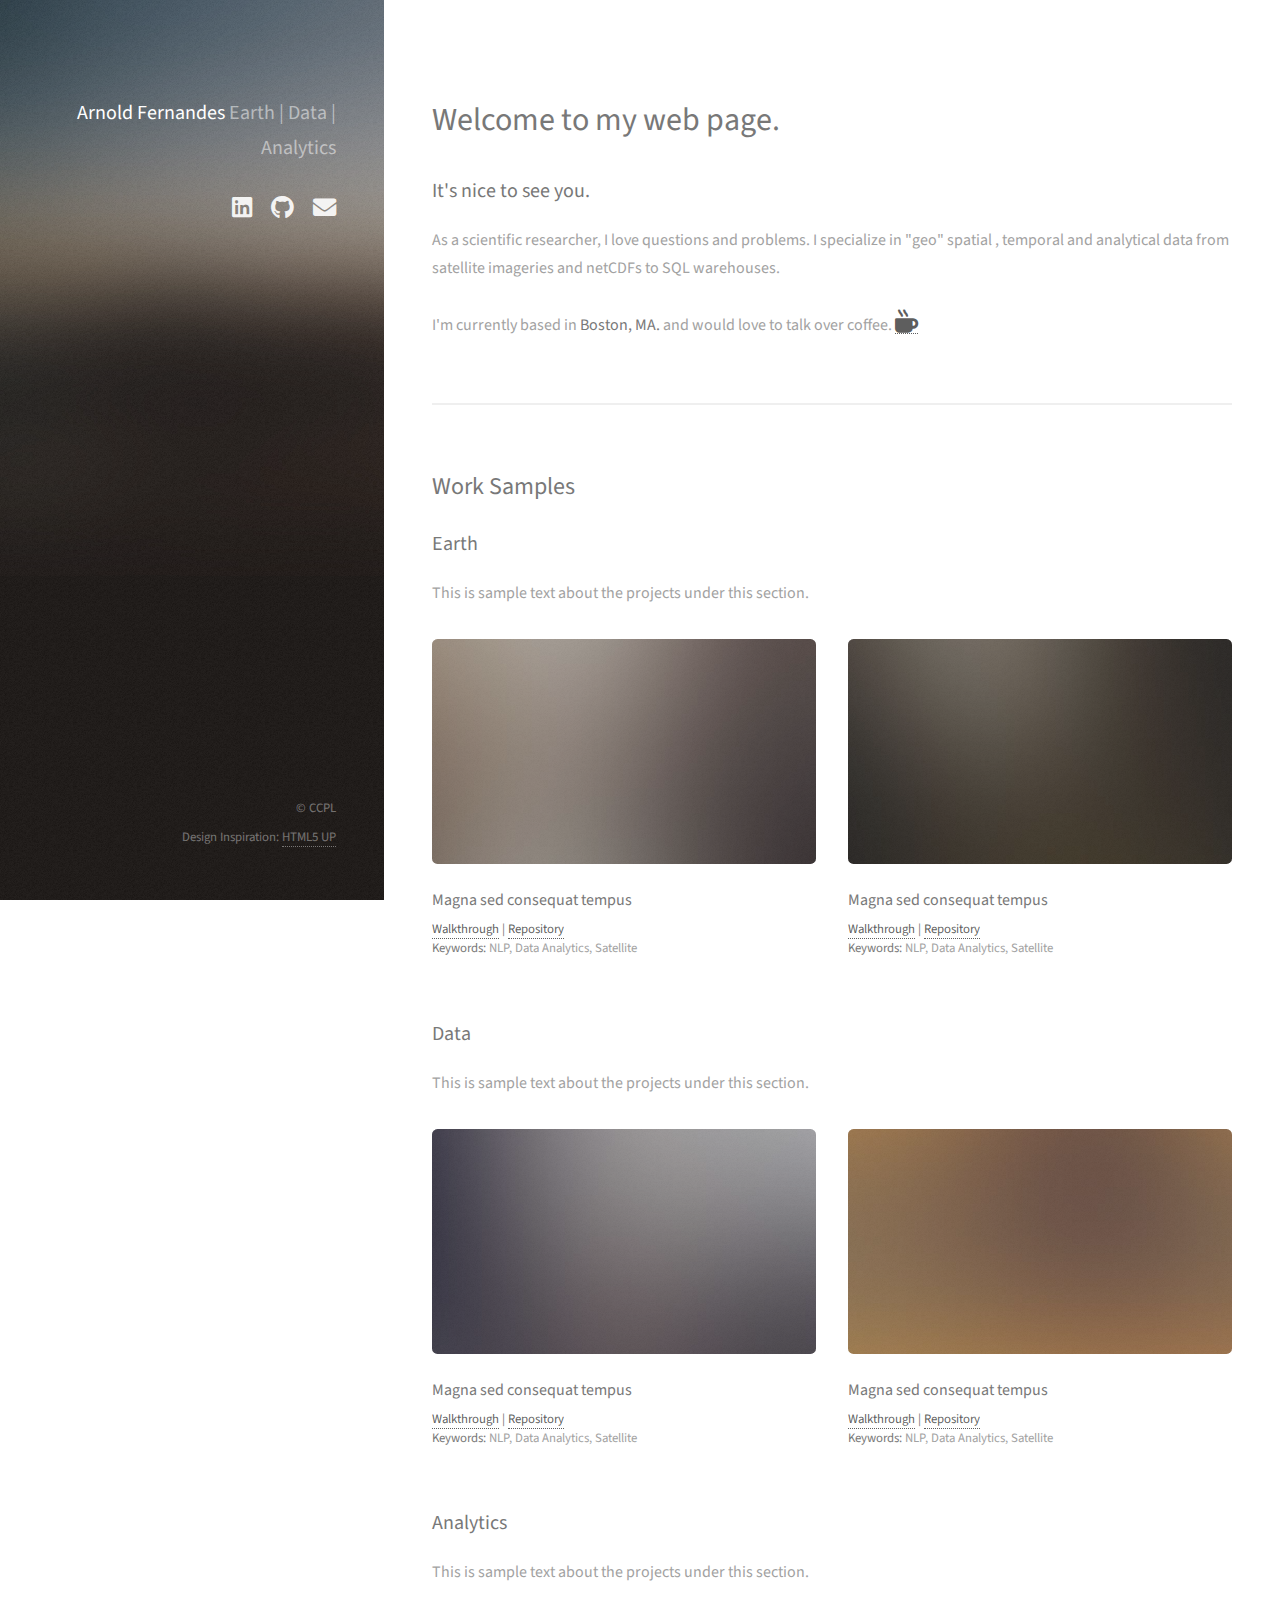
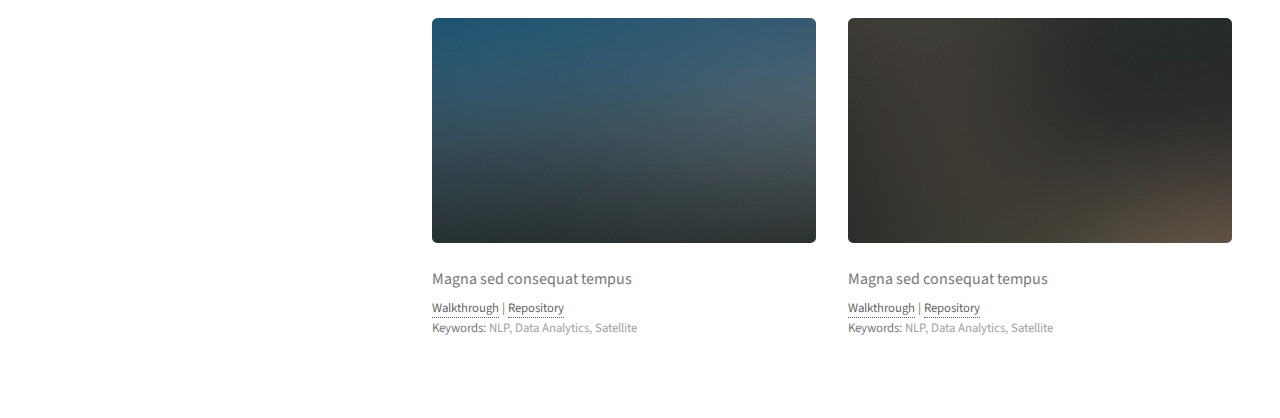
<file: index.html>
<!DOCTYPE HTML>
<!--
	Strata by HTML5 UP
	html5up.net | @ajlkn
	Free for personal and commercial use under the CCA 3.0 license (html5up.net/license)
-->
<html>
	<head>
		<title>Arnold Fernandes</title>
		<meta charset="utf-8" />
		<meta name="viewport" content="width=device-width, initial-scale=1, user-scalable=no" />
		<link rel="stylesheet" href="assets/css/main.css" />
	</head>
	<body class="is-preload">

		<!-- Header -->
			<header id="header">
				<div class="inner">
					<!--<a href="#" class="image avatar"><img src="images/AF Logo.png" alt="" /></a>-->
					<h1><strong>Arnold Fernandes</strong> <br>Earth | Data | Analytics  </h1> <br>

					<div class="inner">
						<ul class="icons">
							<li><a href= https://www.linkedin.com/in/arnoldfernandes target=”_blank” class="icon brands fa-linkedin" style="font-size: 2ex;color:#ffffffe7"><span class="label">LinkedIn</span></a></li>
							<li><a href= https://github.com/gitarnoldf target=”_blank” class="icon brands fa-github" style="font-size: 2ex;color:#ffffffe7"><span class="label">Github</span></a></li>
							<li><a href="mailto:afernandes@g.harvard.edu" class="icon solid fa-envelope" style="font-size: 2ex;color:#ffffffe7"><span class="label">Email</span></a></li>
							<!-- <li><a href="https://orcid.org/0000-0001-5322-783X" target=”_blank” class="icon brands fa-orcid" style="font-size: 3ex;color:#4e4e4ee7"><span class="label">ORCID</span></a></li>  -->
						</ul>
					</div>
					
				</div>
			</header>

		<!-- Main -->
			<div id="main">

				<!-- One -->
					<section id="one">
						<header class="major">
							<h2>Welcome to my web page. </h2> 
							<h3>It's nice to see you.</h3> </h2>
						</header>
						<p>As a scientific researcher, I love questions and problems. I specialize in "geo" spatial , temporal and analytical data from satellite imageries and netCDFs to SQL warehouses.

							<br>
							<br>
							I'm currently based in <strong>Boston, MA.</strong> and would love to talk over coffee.    <a href="#" class="fas fa-mug-hot" style="font-size: 3ex; color:#4e4e4ee7"></a>
						</p>

					
					</section>

				<!-- OnePointOne
				<section id="onepointone">
					<header class="major">
						<h3> My preferred tools of work: </h3>
					</header>

					<div class="inner">
						<ul class="icons">
							<li><a href= https://www.python.org/ target=”_blank” class="icon brands fa-python" style="font-size: 2ex; color:#4e4e4ee7"></a></li>
							<li><a href= https://cran.r-project.org/ target=”_blank” class="icon brands fa-r-project" style="font-size: 2ex; color:#4e4e4ee7"></a></li>
							<li><a href= https://daringfireball.net/projects/markdown/ target=”_blank” class="icon brands fa-markdown" style="font-size: 2ex; color:#4e4e4ee7"></a></li>
							<li><a href= https://www.javascript.com/ target=”_blank” class="icon brands fa-js" style="font-size: 2ex; color:#4e4e4ee7"></a></li>
							<li><a href= https://evernote.com/ target=”_blank” class="icon brands fa-evernote" style="font-size: 2ex; color:#4e4e4ee7"></a></li>
						
						</ul>
					</div>

				</section>
 				-->

				<!-- Two -->
					<section id="two">
						<h2>Work Samples</h2> 
							<h3>Earth</h3>
							<p>This is sample text about the projects under this section.</p>
						<div class="row">
							
							<article class="col-6 col-12-xsmall work-item">
								<a href="images/fulls/01.jpg" class="image fit thumb"><img src="images/thumbs/01.jpg" alt="" /></a>
								<h3><strong>Magna sed consequat tempus </strong>
								</h3>
								<p>
								<!--This is a very short less than 200 character description of the goal the project tried achieving.<br>-->
								<strong> <a href="article_template.html" style="color:#4e4e4ee7">Walkthrough</a> | <a href="https://www.github.com/gitarnoldf" target=”_blank” style="color:#4e4e4ee7">Repository</a> </strong><br>
								<strong> Keywords: </strong> NLP, Data Analytics, Satellite
								</p>
								
							</article>

							<article class="col-6 col-12-xsmall work-item">
								<a href="images/fulls/02.jpg" class="image fit thumb"><img src="images/thumbs/02.jpg" alt="" /></a>
								<h3><strong>Magna sed consequat tempus </strong>
								</h3>
								<p>
								<!--This is a very short less than 200 character description of the goal the project tried achieving.<br>-->
								<strong> <a href="article_template.html" style="color:#4e4e4ee7">Walkthrough</a> | <a href="https://www.github.com/gitarnoldf" target=”_blank” style="color:#4e4e4ee7">Repository</a> </strong><br>
								<strong> Keywords: </strong> NLP, Data Analytics, Satellite
								</p>

							</article>
							
						</div>

						<br>
							<h3>Data</h3>
							<p>This is sample text about the projects under this section.</p>
						<div class="row">

							<article class="col-6 col-12-xsmall work-item">
								<a href="images/fulls/03.jpg" class="image fit thumb"><img src="images/thumbs/03.jpg" alt="" /></a>
								<h3><strong>Magna sed consequat tempus </strong>
								</h3>
								<p>
								<!--This is a very short less than 200 character description of the goal the project tried achieving.<br>-->
								<strong> <a href="article_template.html" style="color:#4e4e4ee7">Walkthrough</a> | <a href="https://www.github.com/gitarnoldf" target=”_blank” style="color:#4e4e4ee7">Repository</a> </strong><br>
								<strong> Keywords: </strong> NLP, Data Analytics, Satellite
								</p>
							</article>

							<article class="col-6 col-12-xsmall work-item">
								<a href="images/fulls/04.jpg" class="image fit thumb"><img src="images/thumbs/04.jpg" alt="" /></a>
								<h3><strong>Magna sed consequat tempus </strong>
								</h3>
								<p>
								<!--This is a very short less than 200 character description of the goal the project tried achieving.<br>-->
								<strong> <a href="article_template.html" style="color:#4e4e4ee7">Walkthrough</a> | <a href="https://www.github.com/gitarnoldf" target=”_blank” style="color:#4e4e4ee7">Repository</a> </strong><br>
								<strong> Keywords: </strong> NLP, Data Analytics, Satellite
								</p>
							</article>

						</div>

						<br>
							<h3>Analytics</h3>
							<p>This is sample text about the projects under this section.</p>
						<div class="row">
							
							<article class="col-6 col-12-xsmall work-item">
								<a href="images/fulls/05.jpg" class="image fit thumb"><img src="images/thumbs/05.jpg" alt="" /></a>
								<h3><strong>Magna sed consequat tempus </strong>
								</h3>
								<p>
								<!--This is a very short less than 200 character description of the goal the project tried achieving.<br>-->
								<strong> <a href="article_template.html" style="color:#4e4e4ee7">Walkthrough</a> | <a href="https://www.github.com/gitarnoldf" target=”_blank” style="color:#4e4e4ee7">Repository</a> </strong><br>
								<strong> Keywords: </strong> NLP, Data Analytics, Satellite
								</p>
							</article>

							<article class="col-6 col-12-xsmall work-item">
								<a href="images/fulls/06.jpg" class="image fit thumb"><img src="images/thumbs/06.jpg" alt="" /></a>
								<h3><strong>Magna sed consequat tempus </strong>
								</h3>
								<p>
								<!--This is a very short less than 200 character description of the goal the project tried achieving.<br>-->
								<strong> <a href="article_template.html" style="color:#4e4e4ee7">Walkthrough</a> | <a href="https://www.github.com/gitarnoldf" target=”_blank” style="color:#4e4e4ee7">Repository</a> </strong><br>
								<strong> Keywords: </strong> NLP, Data Analytics, Satellite
								</p>
							</article>

						</div>

			</div>

		<!-- Footer -->
			<footer id="footer">
				<div class="inner">
					<ul class="icons">
						<!-- <li><a href="#" class="icon brands fa-twitter"><span class="label">Twitter</span></a></li> -->
						<!--<li><a href= https://www.linkedin.com/in/arnoldfernandes target=”_blank” class="icon brands fa-linkedin" ><span class="label">LinkedIn</span></a></li> -->
						<!--<li><a href= https://github.com/gitarnoldf target=”_blank” class="icon brands fa-github"><span class="label">Github</span></a></li> -->
						<!-- <li><a href="#" class="icon brands fa-dribbble"><span class="label">Dribbble</span></a></li> -->
						<!-- <li><a href="mailto:afernandes@g.harvard.edu" class="icon solid fa-envelope"><span class="label">Email</span></a></li> -->
					</ul>
					<ul class="copyright">
						<li>&copy; CCPL</li><li>Design Inspiration: <a href="http://html5up.net">HTML5 UP</a></li>
					</ul>
				</div>
			</footer>

		<!-- Scripts -->
			<script src="assets/js/jquery.min.js"></script>
			<script src="assets/js/jquery.poptrox.min.js"></script>
			<script src="assets/js/browser.min.js"></script>
			<script src="assets/js/breakpoints.min.js"></script>
			<script src="assets/js/util.js"></script>
			<script src="assets/js/main.js"></script>

	</body>
</html>
</file>
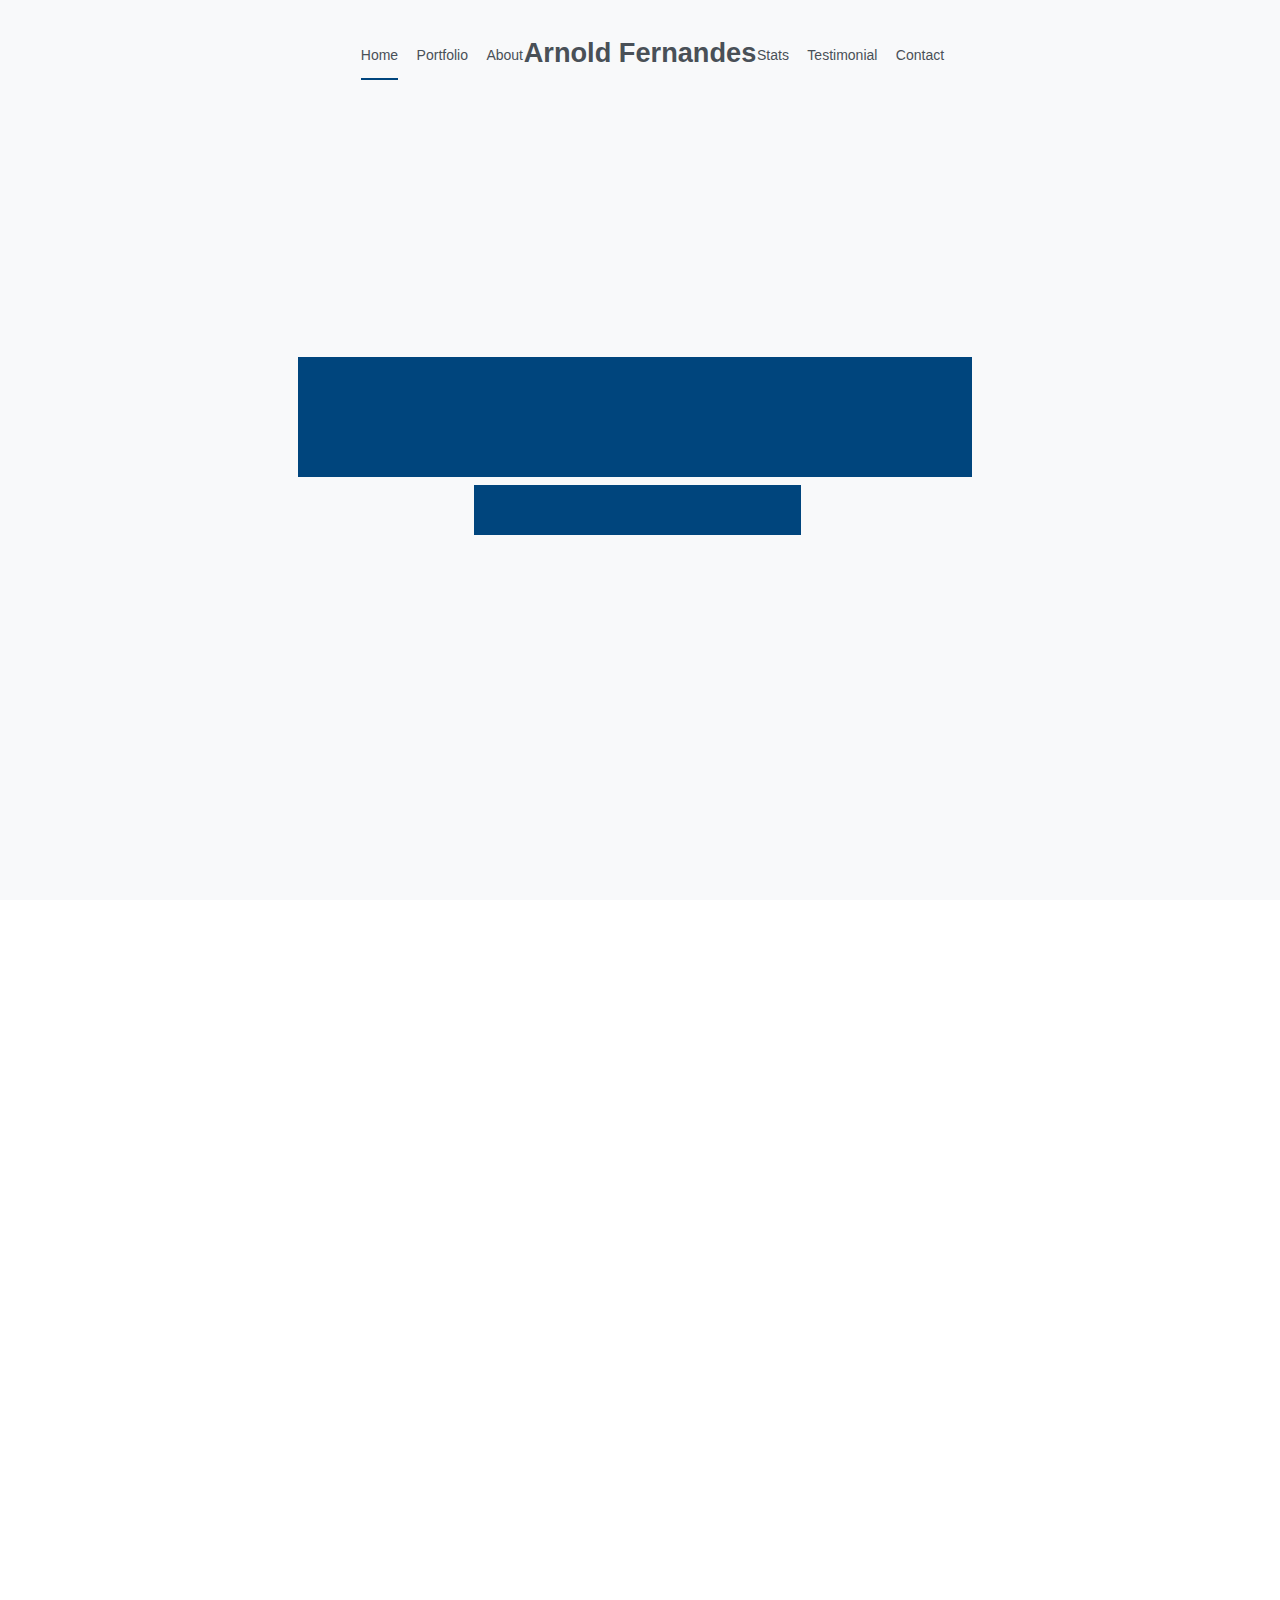
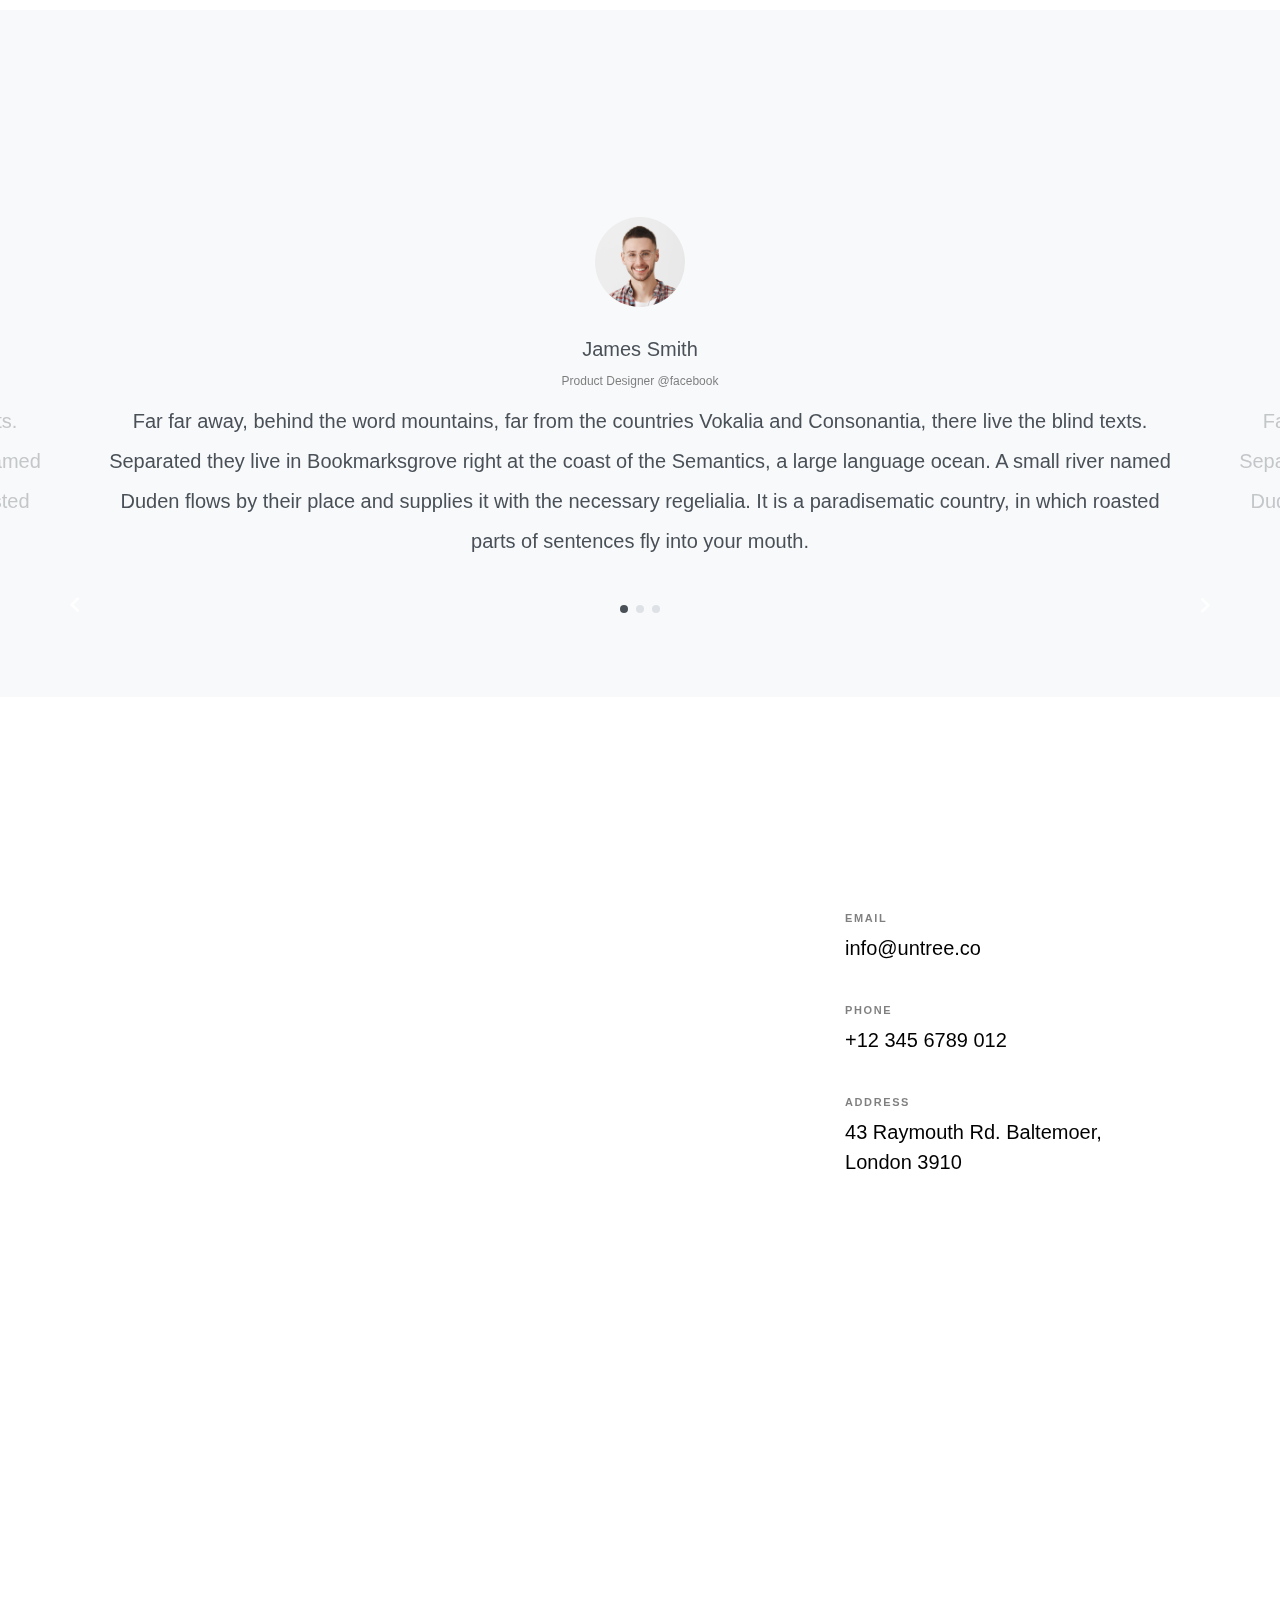
<file: WhiteSinglePageTemplate/untree.co-untreefolio/index.html>
<!-- /*
* Template Name: Untreefolio
* Template Author: Untree.co
* Tempalte URI: https://untree.co/
* License: https://creativecommons.org/licenses/by/3.0/
*/ -->
<!doctype html>
<html lang="en">
<head>
  <meta charset="utf-8">
  <meta name="viewport" content="width=device-width, initial-scale=1, shrink-to-fit=no">
  <meta name="author" content="Untree.co">
  <link rel="shortcut icon" href="favicon.png">

  <meta name="description" content="" />
  <meta name="keywords" content="" />

    <link rel="stylesheet" href="css/vendor/icomoon/style.css">
    <link rel="stylesheet" href="css/vendor/owl.carousel.min.css">
    <link rel="stylesheet" href="css/vendor/animate.min.css">
    <link rel="stylesheet" href="css/vendor/aos.css">
    <link rel="stylesheet" href="css/vendor/bootstrap.min.css">
    <link rel="stylesheet" href="css/vendor/jquery.fancybox.min.css">
    

    <!-- Theme Style -->
    <link rel="stylesheet" href="css/style.css">

  </head>
  <body data-spy="scroll" data-target=".site-nav-target" data-offset="200">

    <nav class="unslate_co--site-mobile-menu">
      <div class="close-wrap d-flex">
        <a href="#" class="d-flex ml-auto js-menu-toggle">
          <span class="close-label">Close</span>
          <div class="close-times">
            <span class="bar1"></span>
            <span class="bar2"></span>
          </div>
        </a>
      </div>
      <div class="site-mobile-inner"></div>
    </nav>


    <div class="unslate_co--site-wrap">

      <div class="unslate_co--site-inner">

      
      <nav class="unslate_co--site-nav site-nav-target">

        <div class="container">
        
          <div class="row align-items-center justify-content-between text-left">
            <div class="col-md-5 text-right">
              <ul class="site-nav-ul js-clone-nav text-left d-none d-lg-inline-block">
                <li class="has-children">
                  <a href="#home-section" class="nav-link">Home</a>
                  <ul class="dropdown">
                    <li>
                      <a href="#">Menu 1</a>
                    </li>
                    <li>
                      <a href="#">Menu 2</a>
                    </li>
                    <li>
                      <a href="#">Menu 3</a>
                    </li>
                    <li>
                      <a href="#">Menu 4</a>
                    </li>
                    <li>
                      <a href="#">Menu 5</a>
                    </li>
                  </ul>
                </li>
                <li><a href="#portfolio-section" class="nav-link">Portfolio</a></li>
                <li><a href="#about-section" class="nav-link">About</a></li>
                
              </ul>
            </div>
            <div class="site-logo pos-absolute">
              <a href="index.html" class="unslate_co--site-logo">Arnold Fernandes</a>
            </div>
            <div class="col-md-5 text-right text-lg-left">
              <ul class="site-nav-ul js-clone-nav text-left d-none d-lg-inline-block">
                <li><a href="#stats-section" class="nav-link">Stats</a></li>
                <li><a href="#testimonial-section" class="nav-link">Testimonial</a></li>
                
                <li><a href="#contact-section" class="nav-link">Contact</a></li>
              </ul>

              <ul class="site-nav-ul-none-onepage text-right d-inline-block d-lg-none">
                <li><a href="#" class="js-menu-toggle">Menu</a></li>
              </ul>

            </div>
          </div>
        </div>

      </nav>
      <!-- END nav -->
      <div class="cover-v1 jarallax bg-light" id="home-section">
        <div class="container">
          <div class="row align-items-center">
              
            <div class="col-md-8 mx-auto text-center">
              <h1 class="heading gsap-reveal-hero">Arnold Fernandes</h1>
              <h2 class="subheading gsap-reveal-hero">Earth | Data | Analytics</h2>
            </div>

          </div>
        </div>
      </div>
      <!-- END .cover-v1 -->


      <div class="unslate_co--section" id="portfolio-section">
        <div class="container">
          <div class="section-heading-wrap text-center mb-5" data-aos="fade-up">
            <h2 class="heading-h2 text-center divider">Portfolio</h2>
            
          </div>
          
          <div class="relative"><div class="loader-portfolio-wrap"><div class="loader-portfolio"></div></div> </div>
          <div id="portfolio-single-holder"></div>

          <div class="portfolio-wrapper">
            
            <div id="posts" class="row gutter-isotope-item">
              <div class="item web branding col-sm-6 col-md-6 col-lg-4 isotope-mb-2">
                <a href="portfolio-single-1.html" class="portfolio-item ajax-load-page isotope-item gsap-reveal-img" data-id="1">
                    <div class="overlay">
                      <span class="wrap-icon icon-link2"></span>
                      <div class="portfolio-item-content">
                        <h3>InstaBugs</h3>
                        <p>web, branding</p>
                      </div>
                    </div>
                    <img src="images/portfolio/img_h_1.jpg" class="lazyload  img-fluid" alt="Images" />
                  </a>
              </div>
              <div class="item branding packaging illustration col-sm-6 col-md-6 col-lg-4 isotope-mb-2 ">
                <a href="portfolio-single-3.html" class="portfolio-item ajax-load-page item-portrait isotope-item gsap-reveal-img" data-id="3">
                    <div class="overlay">
                      <span class="wrap-icon icon-link2"></span>
                      <div class="portfolio-item-content">
                        <h3>CreativeStudio</h3>
                        <p>branding, packaging, illustration</p>
                      </div>
                    </div>
                    <img src="images/portfolio/img_v_1.jpg" class="lazyload  img-fluid" alt="Images" />
                  </a>
              </div>

              <div class="item branding packaging col-sm-6 col-md-6 col-lg-4 isotope-mb-2">
                <a href="portfolio-single-4.html" class="portfolio-item isotope-item gsap-reveal-img ajax-load-page" data-id="4">
                    <div class="overlay">
                      <span class="wrap-icon icon-link2"></span>
                      <div class="portfolio-item-content">
                        <h3>Cover Alls</h3>
                        <p>branding, packaging</p>
                      </div>
                    </div>
                    <img src="images/portfolio/img_v_2.jpg" class="lazyload  img-fluid" alt="Images" />
                  </a>
              </div>

              <div class="item web packaging col-sm-6 col-md-6 col-lg-4 isotope-mb-2">

                <a href="images/portfolio/img_h_2.jpg" class="portfolio-item isotope-item gsap-reveal-img" data-fancybox="gallery" data-caption="Code101">
                    <div class="overlay">
                      <span class="wrap-icon icon-photo2"></span>
                      <div class="portfolio-item-content">
                        <h3>Code101</h3>
                        <p>web, packaging</p>
                      </div>
                    </div>
                    <img src="images/portfolio/img_h_2.jpg" class="lazyload  img-fluid" alt="Images" />
                  </a>

              </div>

              <div class="item illustration packaging col-sm-6 col-md-6 col-lg-4 isotope-mb-2">
                <a href="images/portfolio/img_v_3.jpg" class="portfolio-item isotope-item gsap-reveal-img" data-fancybox="gallery" data-caption="InstaBugs">
                    <div class="overlay">
                      <span class="wrap-icon icon-photo2"></span>
                      <div class="portfolio-item-content">
                        <h3>InstaBugs</h3>
                        <p>illustration, packaging</p>
                      </div>
                    </div>
                    <img src="images/portfolio/img_v_3.jpg" class="lazyload  img-fluid" alt="Images" />
                  </a>
              </div>

              <div class="item web branding col-sm-6 col-md-6 col-lg-4 isotope-mb-2">
                <a href="portfolio-single-2.html" class="portfolio-item ajax-load-page item-portrait isotope-item gsap-reveal-img" data-id="2">
                    <div class="overlay">
                      <span class="wrap-icon icon-link2"></span>
                      <div class="portfolio-item-content">
                        <h3>Restyled</h3>
                        <p>web, branding</p>
                      </div>
                    </div>
                    <img src="images/portfolio/img_h_4.jpg" class="lazyload  img-fluid" alt="Images" />
                  </a>
              </div>

              <div class="item branding packaging col-sm-6 col-md-6 col-lg-4 isotope-mb-2">
                <a href="images/portfolio/img_v_4.jpg" class="portfolio-item item-portrait isotope-item gsap-reveal-img " data-fancybox="gallery" data-caption="Cover Alls">
                    <div class="overlay">
                      <span class="wrap-icon icon-photo2"></span>
                      <div class="portfolio-item-content">
                        <h3>Cover Alls</h3>
                        <p>branding, packaging</p>
                      </div>
                    </div>
                    <img src="images/portfolio/img_v_4.jpg" class="lazyload  img-fluid" alt="Images" />
                  </a>
              </div>

              <div class="item web branding col-sm-6 col-md-6 col-lg-4 isotope-mb-2">
                <a href="https://www.youtube.com/watch?v=mwtbEGNABWU" class="portfolio-item isotope-item gsap-reveal-img" data-fancybox="gallery" data-caption="Showreel 2019">
                    <div class="overlay">
                      <span class="wrap-icon icon-play_circle_filled"></span>
                      <div class="portfolio-item-content">
                        <h3>Showreel 2019</h3>
                        <p>web, branding</p>
                      </div>
                    </div>
                    <img src="images/portfolio/img_h_5.jpg" class="lazyload  img-fluid" alt="Images" />
                  </a>
              </div>

              <div class="item web illustration col-sm-6 col-md-6 col-lg-4 isotope-mb-2">
                <a href="images/portfolio/img_v_5.jpg" class="portfolio-item isotope-item gsap-reveal-img" data-fancybox="gallery" data-caption="Code Climate">
                    <div class="overlay">
                      <span class="wrap-icon icon-photo2"></span>
                      <div class="portfolio-item-content">
                        <h3>Code Climate</h3>
                        <p>web, illustration</p>
                      </div>
                    </div>
                    <img src="images/portfolio/img_v_5.jpg" class="lazyload  img-fluid" alt="Images" />
                  </a>
              </div>

              <div class="item web illustration col-sm-6 col-md-6 col-lg-4 isotope-mb-2">
                <a href="images/portfolio/img_h_2.jpg" class="portfolio-item isotope-item gsap-reveal-img" data-fancybox="gallery" data-caption="Code Climate">
                    <div class="overlay">
                      <span class="wrap-icon icon-photo2"></span>
                      <div class="portfolio-item-content">
                        <h3>Code Climate</h3>
                        <p>web, illustration</p>
                      </div>
                    </div>
                    <img src="images/portfolio/img_h_2.jpg" class="lazyload  img-fluid" alt="Images" />
                  </a>
              </div>

              <div class="item web illustration col-sm-6 col-md-6 col-lg-4 isotope-mb-2">
                <a href="images/portfolio/img_v_3.jpg" class="portfolio-item isotope-item gsap-reveal-img" data-fancybox="gallery" data-caption="Code Climate">
                    <div class="overlay">
                      <span class="wrap-icon icon-photo2"></span>
                      <div class="portfolio-item-content">
                        <h3>Code Climate</h3>
                        <p>web, illustration</p>
                      </div>
                    </div>
                    <img src="images/portfolio/img_v_3.jpg" class="lazyload  img-fluid" alt="Images" />
                  </a>
              </div>

            </div>
            
          </div>


        </div>
      </div>


      

      <div class="unslate_co--section" id="about-section">
        <div class="container">
          
          

          <div class="row mt-5 justify-content-between align-items-center">
            <div class="col-lg-7 mb-5 mb-lg-0" data-aos="fade-up">
              <figure class="dotted-bg">
                <img src="images/profile.jpg" alt="Image" class="img-fluid">
              </figure>
            </div>
            <div class="col-lg-5 pl-lg-5" data-aos="fade-up"  data-aos-delay="100">
              <h3 class="mb-4 heading-h3">About John Smith</h3>
              <p >Far far away, behind the word mountains, far from the countries <a href="#">Vokalia and Consonantia</a>, there live the blind texts. </p>
              <p class="mb-4">A small river named Duden flows by their place and supplies it with the necessary regelialia. It is a paradisematic country, in which roasted parts of sentences fly into your mouth.</p>

              <ul class="list-unstyled list-check d-block">
                <li class="d-block">Far far away, behind the word mountains</li>
                <li class="d-block">The countries Vokalia</li>
                <li class="d-block">Duden flows by their place</li>
              </ul>
            </div>
          </div>
        </div>
      </div>

      
      <div class="unslate_co--section section-counter bg-light" id="stats-section">
        <div class="container">
          <div class="section-heading-wrap text-center mb-5" data-aos="fade-up">
            <h2 class="heading-h2 text-center divider">Stats</h2>
            
          </div>


          <div class="row pt-5">
            <div class="col-6 col-sm-6 mb-5 mb-lg-0 col-md-6 col-lg-3" data-aos="fade-up" data-aos-delay="0">
              <div class="counter-v1 text-center">
                <span class="number-wrap">
                  <span class="number number-counter" data-number="3982">0</span>
                </span>
                <span class="counter-label">Cup of Coffee</span>
              </div>
            </div>
            <div class="col-6 col-sm-6 mb-5 mb-lg-0 col-md-6 col-lg-3" data-aos="fade-up" data-aos-delay="100">
              <div class="counter-v1 text-center">
                <span class="number-wrap">
                  <span class="number number-counter" data-number="428">0</span>
                </span>
                <span class="counter-label">Clients</span>
              </div>
            </div>
            <div class="col-6 col-sm-6 mb-5 mb-lg-0 col-md-6 col-lg-3" data-aos="fade-up" data-aos-delay="200">
              <div class="counter-v1 text-center">
                <span class="number-wrap">
                  <span class="number number-counter" data-number="48282">0</span>
                </span>
                <span class="counter-label">Line of Codes</span>
              </div>
            </div>
            <div class="col-6 col-sm-6 mb-5 mb-lg-0 col-md-6 col-lg-3" data-aos="fade-up" data-aos-delay="300">
              <div class="counter-v1 text-center">
                <span class="number-wrap">
                  <span class="number number-counter" data-number="7831">0</span>
                </span>
                <span class="counter-label">Likes</span>
              </div>
            </div>
          </div>
        </div>
      </div>
      <!-- END .counter -->


      <div class="site-section unslate_co--section" id="services-section">
        <div class="container">
          <div class="section-heading-wrap text-center mb-5" data-aos="fade-up">
            <h2 class="heading-h2 text-center divider">Services</h2>
            
          </div>

          <div class="row ">

            <div class="col-md-6 mb-4" data-aos="fade-up" data-aos-delay="100">
              <div class="service d-flex h-100">
                <div class="service-number mr-4"><span>01</span></div>
                <div class="service-about">
                  <h3>UI/UX Designer</h3>
                  <p>Far far away, behind the word mountains, far from the countries Vokalia and Consonantia, there live the blind texts.</p>
                </div>
              </div>
            </div>

            <div class="col-md-6 mb-4" data-aos="fade-up" data-aos-delay="200">
              <div class="service d-flex h-100">
                <div class="service-number mr-4"><span>02</span></div>
                <div class="service-about">
                  <h3>Web Development</h3>
                  <p>Far far away, behind the word mountains, far from the countries Vokalia and Consonantia, there live the blind texts.</p>
                </div>
              </div>
            </div>

          <div class="col-md-6 mb-4" data-aos="fade-up" data-aos-delay="100">
            <div class="service d-flex h-100">
              <div class="service-number mr-4"><span>03</span></div>
              <div class="service-about">
                <h3>Brand &amp; Logo Design</h3>
                <p>Far far away, behind the word mountains, far from the countries Vokalia and Consonantia, there live the blind texts.</p>
              </div>
            </div>
          </div>

          <div class="col-md-6 mb-4" data-aos="fade-up" data-aos-delay="200">
            <div class="service d-flex h-100">
              <div class="service-number mr-4"><span>04</span></div>
              <div class="service-about">
                <h3>Web Design</h3>
                <p>Far far away, behind the word mountains, far from the countries Vokalia and Consonantia, there live the blind texts.</p>
              </div>
            </div>
          </div>

          </div>
        </div>
      </div>
          

      <div class="unslate_co--section bg-light" id="testimonial-section">
        <div class="container">
          <div class="section-heading-wrap text-center mb-5"  data-aos="fade-up">
            <h2 class="heading-h2 text-center divider">Testimonials</h2>
            
          </div>
        </div>

        <div class="owl-carousel testimonial-slider" data-aos="fade-up">
          <div>
            <div class="testimonial-v1">
              <div class="testimonial-inner-bg">
                <div class="testimonial-author-info">
                  <img src="images/person_1.jpg" alt="Image">
                  <h3>James Smith</h3>
                  <span class="d-block position">Product Designer @facebook</span>
                </div>
                <blockquote>
                  Far far away, behind the word mountains, far from the countries Vokalia and Consonantia, there live the blind texts. Separated they live in Bookmarksgrove right at the coast of the Semantics, a large language ocean. A small river named Duden flows by their place and supplies it with the necessary regelialia. It is a paradisematic country, in which roasted parts of sentences fly into your mouth.
                </blockquote>
              </div>
              
              

            </div>
          </div>
          <div>
            <div class="testimonial-v1">
              <div class="testimonial-inner-bg">
                <div class="testimonial-author-info">
                  <img src="images/person_2.jpg" alt="Image">
                  <h3>Bob Allen</h3>
                  <span class="d-block position">Product Designer @Shopify</span>
                </div>
                <blockquote>
                  Far far away, behind the word mountains, far from the countries Vokalia and Consonantia, there live the blind texts. Separated they live in Bookmarksgrove right at the coast of the Semantics, a large language ocean. A small river named Duden flows by their place and supplies it with the necessary regelialia. It is a paradisematic country, in which roasted parts of sentences fly into your mouth.
                </blockquote>
              </div>
              
              

            </div>
          </div>
          <div>
            <div class="testimonial-v1">
              <div class="testimonial-inner-bg">
                <div class="testimonial-author-info">
                  <img src="images/person_6.jpg" alt="Image">
                  <h3>Bruce Miller</h3>
                  <span class="d-block position">Product Designer @Twitter</span>
                </div>
                <blockquote>
                  Far far away, behind the word mountains, far from the countries Vokalia and Consonantia, there live the blind texts. Separated they live in Bookmarksgrove right at the coast of the Semantics, a large language ocean. A small river named Duden flows by their place and supplies it with the necessary regelialia. It is a paradisematic country, in which roasted parts of sentences fly into your mouth.
                </blockquote>
              </div>
              
              

            </div>
          </div>
        </div>

      </div>
      <!-- END testimonial -->

      

      <div class="unslate_co--section" id="contact-section">
        <div class="container">
          <div class="section-heading-wrap text-center mb-5"  data-aos="fade-up">
            <h2 class="heading-h2 text-center divider">Contact Me</h2>
          </div>


          <div class="row justify-content-between">
            
            <div class="col-md-6"  data-aos="fade-up" data-aos-delay="100">
              <form method="post" class="form-outline-style-v1" id="contactForm">
                <div class="form-group row mb-0">

                  <div class="col-lg-6 form-group">
                    <label for="name">Name</label>
                    <input name="name" type="text" class="form-control" id="name">
                  </div>
                  <div class="col-lg-6 form-group">
                    <label for="email">Email</label>
                    <input name="email" type="email" class="form-control" id="email">
                  </div>
                  <div class="col-lg-12 form-group">
                    <label for="message">Write your message...</label>
                    <textarea name="message" id="message" cols="30" rows="7" class="form-control"></textarea>
                  </div>
                </div>
                <div class="form-group row">
                    <div class="col-md-12 d-flex align-items-center">
                      <input type="submit" class="btn btn-primary mr-3" value="Send Message">
                      <span class="submitting"></span>
                    </div>
                  </div>
              </form>
              <div id="form-message-warning" class="mt-4"></div> 
              <div id="form-message-success">
                Your message was sent, thank you!
              </div>

            </div>

            <div class="col-md-4"  data-aos-delay="200">
              <div class="contact-info-v1">
                <div class="d-block">
                  <span class="d-block contact-info-label">Email</span>
                  <a href="#" class="contact-info-val">info@untree.co</a>
                </div>
                <div class="d-block">
                  <span class="d-block contact-info-label">Phone</span>
                  <a href="#" class="contact-info-val">+12 345 6789 012</a>
                </div>
                <div class="d-block">
                  <span class="d-block contact-info-label">Address</span>
                  <address class="contact-info-val">43 Raymouth Rd. Baltemoer, <br>  London 3910</address>
                </div>
              </div>
            </div>

          </div>
        </div>
      </div>
      </div> <!-- END .unslate_co-site-inner -->

      <footer class="unslate_co--footer unslate_co--section">
        <div class="container">
          <div class="row justify-content-center">
            <div class="col-md-7">
              
              <div class="footer-site-logo"><a href="#">Arnold Fernandes</a></div>

              <ul class="list-unstyled social-icons light">
          <li><a href="#"><span class="icon-facebook"></span></a></li>
          <li><a href="#"><span class="icon-twitter"></span></a></li>
          <li><a href="#"><span class="icon-linkedin"></span></a></li>
          <li><a href="#"><span class="icon-google"></span></a></li>
          <li><a href="#"><span class="icon-play"></span></a></li>
        </ul>

              <p class="site-copyright"><small>Copyright &copy;<script>document.write(new Date().getFullYear());</script>. All Rights Reserved. &mdash; Designed with love by <a href="https://untree.co" target="_blank" rel="nofollow noopener">Untree.co</a> &bullet; <a href="https://untree.co/license" target="_blank" rel="nofollow noopener">License</a> </small></p>

            </div>
          </div>
        </div>
      </footer>

      
    </div>

    
    <!-- Loader -->
    <div id="unslate_co--overlayer"></div>
    <div class="site-loader-wrap">
      <div class="site-loader"></div>
    </div>

    <script src="js/scripts-dist.js"></script>
    <script src="js/main.js"></script>

    

  </body>
</html>
</file>
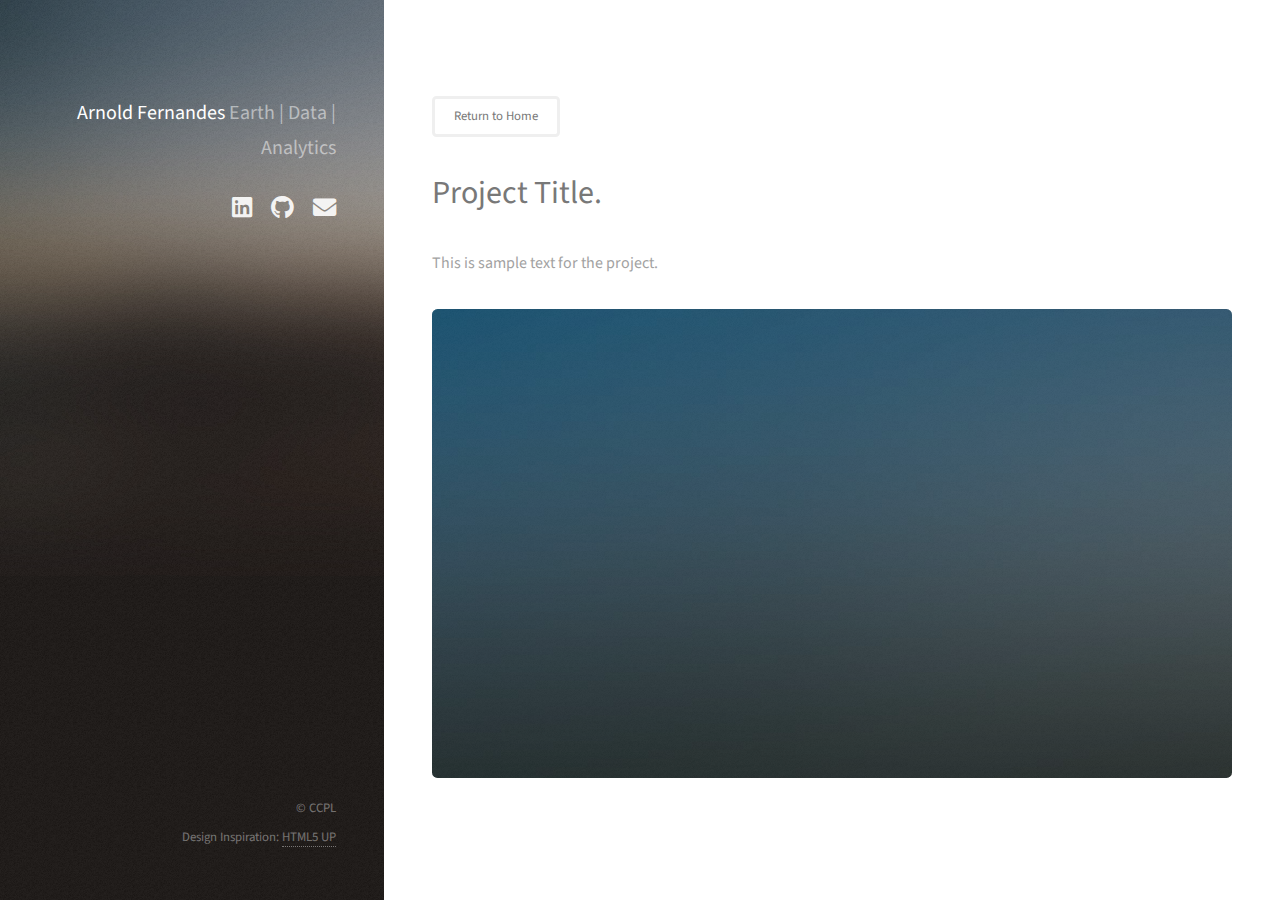
<file: article_template.html>
<!DOCTYPE HTML>
<!--
	Strata by HTML5 UP
	html5up.net | @ajlkn
	Free for personal and commercial use under the CCA 3.0 license (html5up.net/license)
-->
<html>
	<head>
		<title>Arnold Fernandes</title>
		<meta charset="utf-8" />
		<meta name="viewport" content="width=device-width, initial-scale=1, user-scalable=no" />
		<link rel="stylesheet" href="assets/css/main.css" />
	</head>
	<body class="is-preload">

		<!-- Header -->
			<header id="header">
				<div class="inner">
					<!--<a href="#" class="image avatar"><img src="images/AF Logo.png" alt="" /></a>-->
					<h1><strong>Arnold Fernandes</strong> <br>Earth | Data | Analytics  </h1> <br>

					<div class="inner">
						<ul class="icons">
							<li><a href= https://www.linkedin.com/in/arnoldfernandes target=”_blank” class="icon brands fa-linkedin" style="font-size: 2ex;color:#ffffffe7"><span class="label">LinkedIn</span></a></li>
							<li><a href= https://github.com/gitarnoldf target=”_blank” class="icon brands fa-github" style="font-size: 2ex;color:#ffffffe7"><span class="label">Github</span></a></li>
							<li><a href="mailto:afernandes@g.harvard.edu" class="icon solid fa-envelope" style="font-size: 2ex;color:#ffffffe7"><span class="label">Email</span></a></li>
							<!-- <li><a href="https://orcid.org/0000-0001-5322-783X" target=”_blank” class="icon brands fa-orcid" style="font-size: 3ex;color:#4e4e4ee7"><span class="label">ORCID</span></a></li>  -->
						</ul>
					</div>
					
				</div>
			</header>

		<!-- Main -->
			<div id="main">

				<!-- One -->
					<section id="one">
						
						<ul class="actions small">
							<li><a href="index.html" class="button small">Return to Home</a></li>
						</ul>

						<header class="major">
							<h2>Project Title. </h2> 
						</header>
						<p>This is sample text for the project.
						</p>

						<div class="box alt">
							<div class="row gtr-50 gtr-uniform">
								<div class="col-12"><span class="image fit"><img src="images/fulls/05.jpg" alt="" /></span></div>
							</div>
						</div>
					</section>
			</div>

				
			</div>

		<!-- Footer -->
			<footer id="footer">
				<div class="inner">
					<ul class="icons">
						<!-- <li><a href="#" class="icon brands fa-twitter"><span class="label">Twitter</span></a></li> -->
						<!--<li><a href= https://www.linkedin.com/in/arnoldfernandes target=”_blank” class="icon brands fa-linkedin" ><span class="label">LinkedIn</span></a></li> -->
						<!--<li><a href= https://github.com/gitarnoldf target=”_blank” class="icon brands fa-github"><span class="label">Github</span></a></li> -->
						<!-- <li><a href="#" class="icon brands fa-dribbble"><span class="label">Dribbble</span></a></li> -->
						<!-- <li><a href="mailto:afernandes@g.harvard.edu" class="icon solid fa-envelope"><span class="label">Email</span></a></li> -->
					</ul>
					<ul class="copyright">
						<li>&copy; CCPL</li><li>Design Inspiration: <a href="http://html5up.net">HTML5 UP</a></li>
					</ul>
				</div>
			</footer>

		<!-- Scripts -->
			<script src="assets/js/jquery.min.js"></script>
			<script src="assets/js/jquery.poptrox.min.js"></script>
			<script src="assets/js/browser.min.js"></script>
			<script src="assets/js/breakpoints.min.js"></script>
			<script src="assets/js/util.js"></script>
			<script src="assets/js/main.js"></script>

	</body>
</html>
</file>
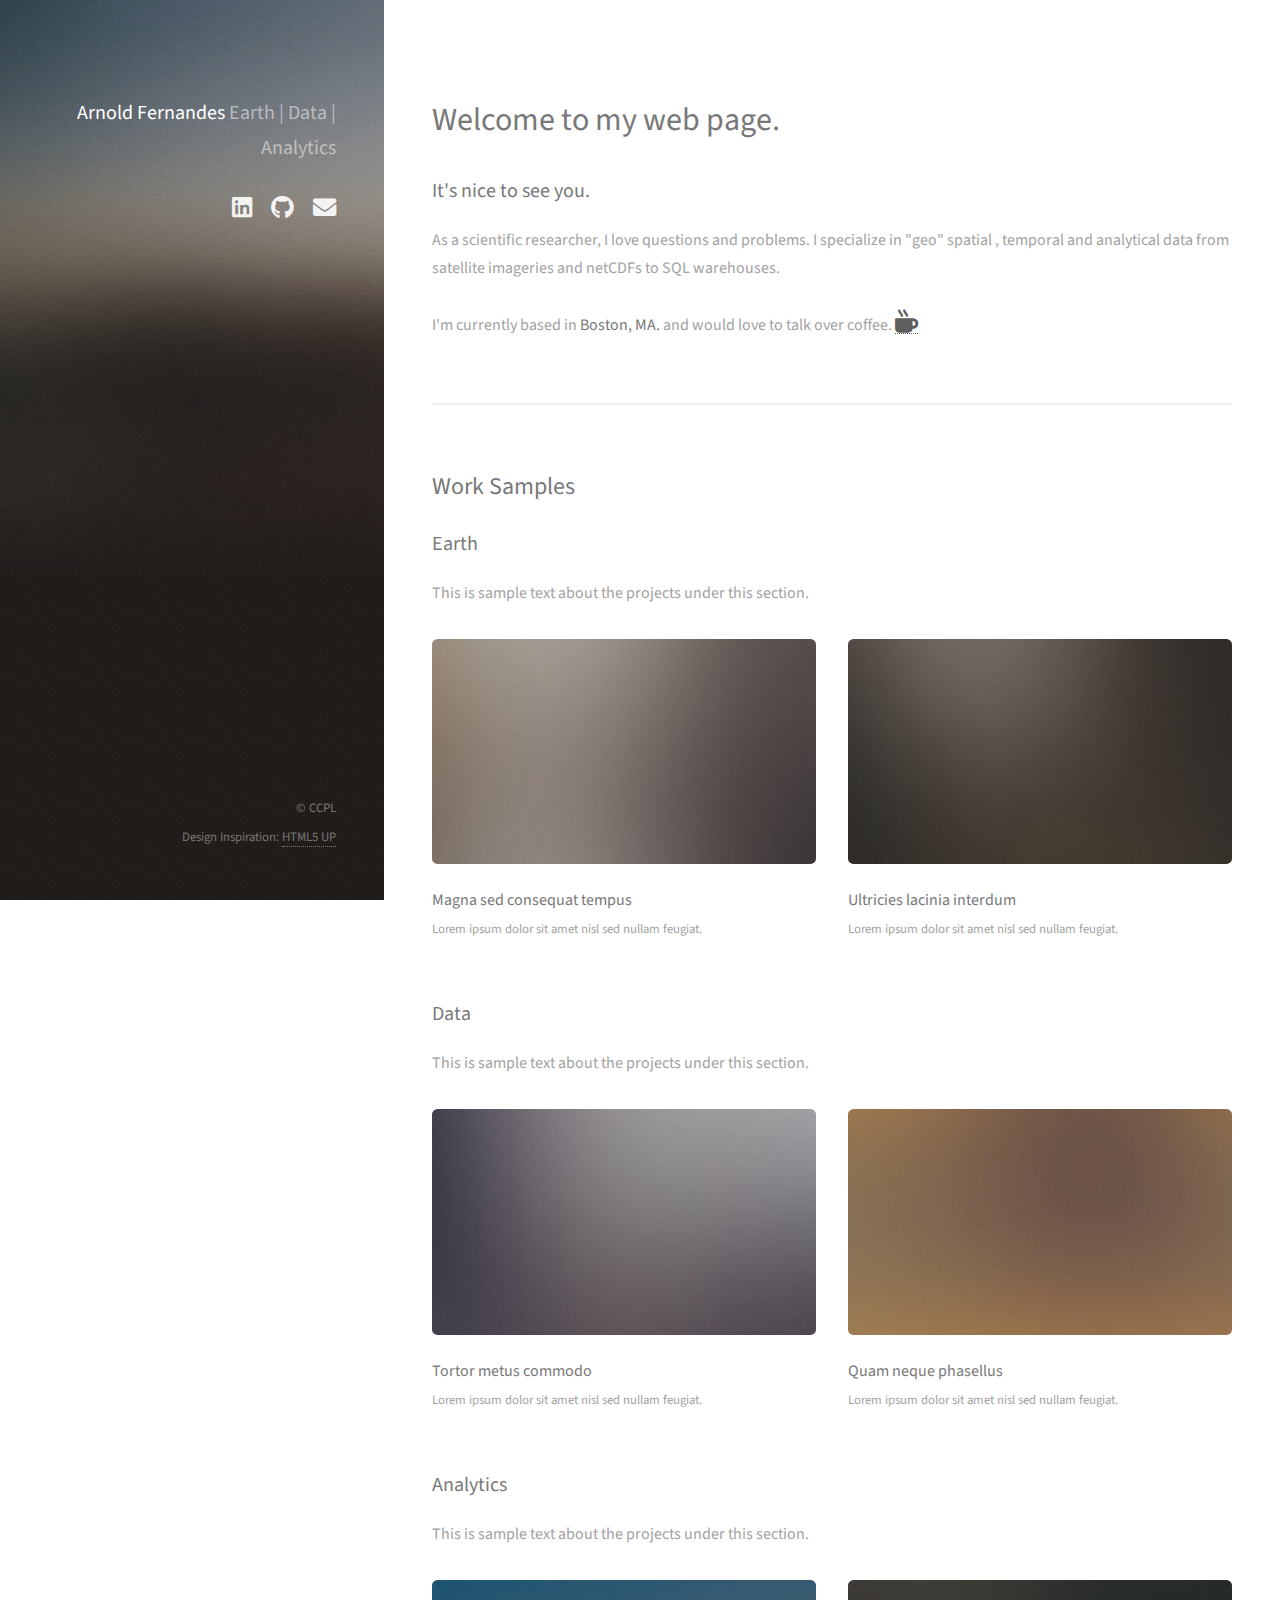
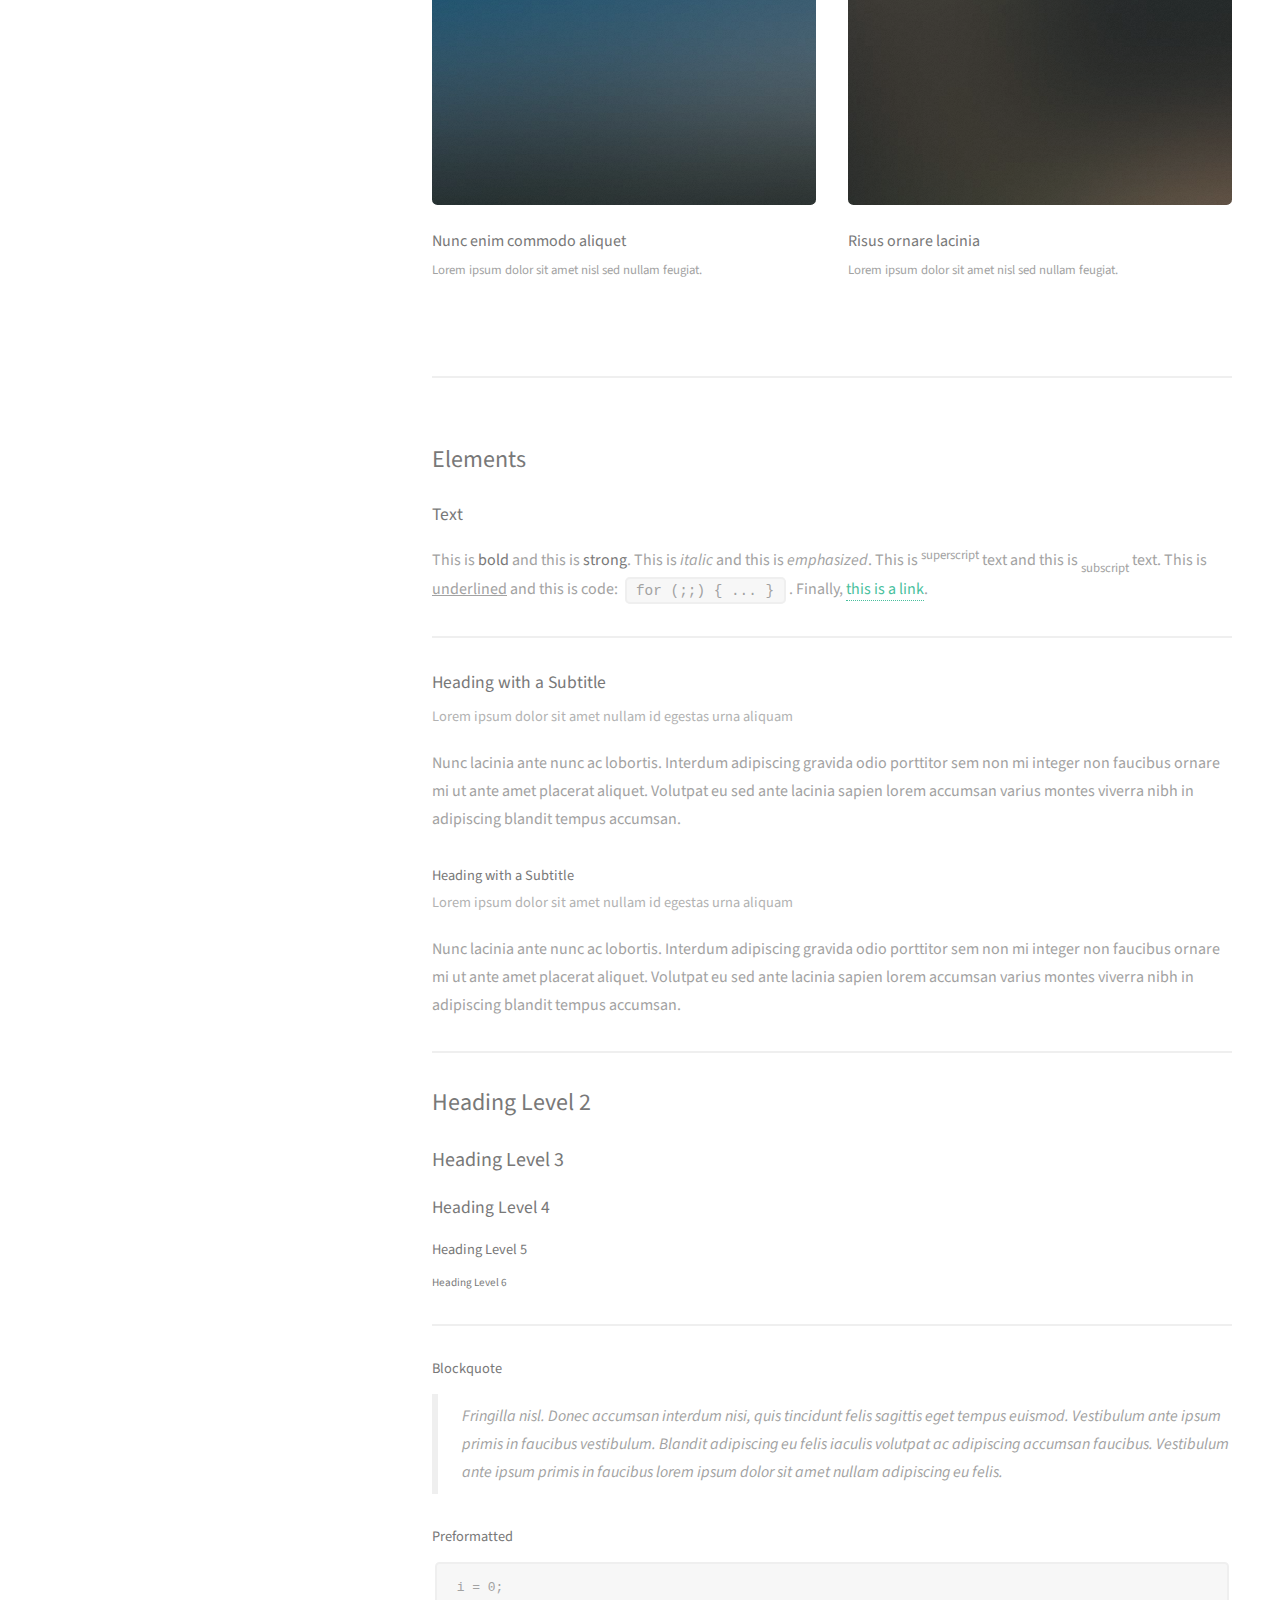
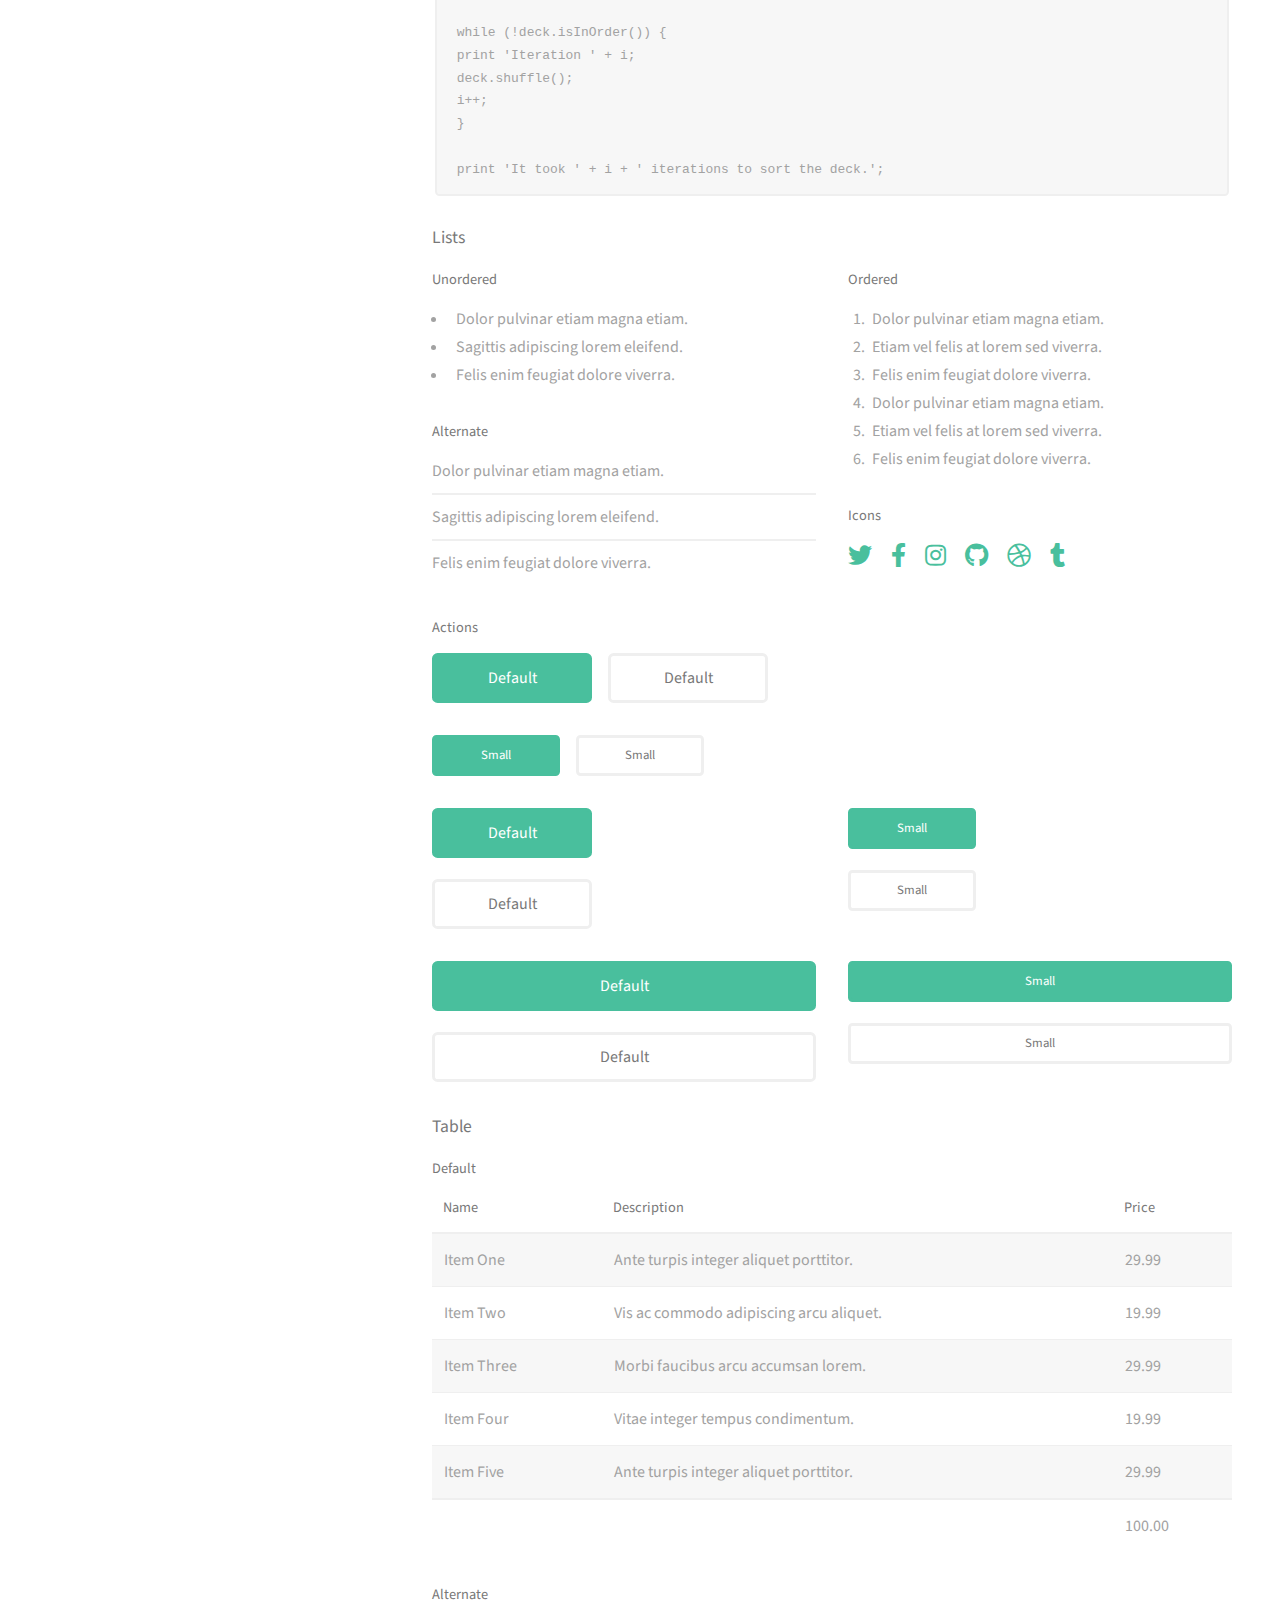
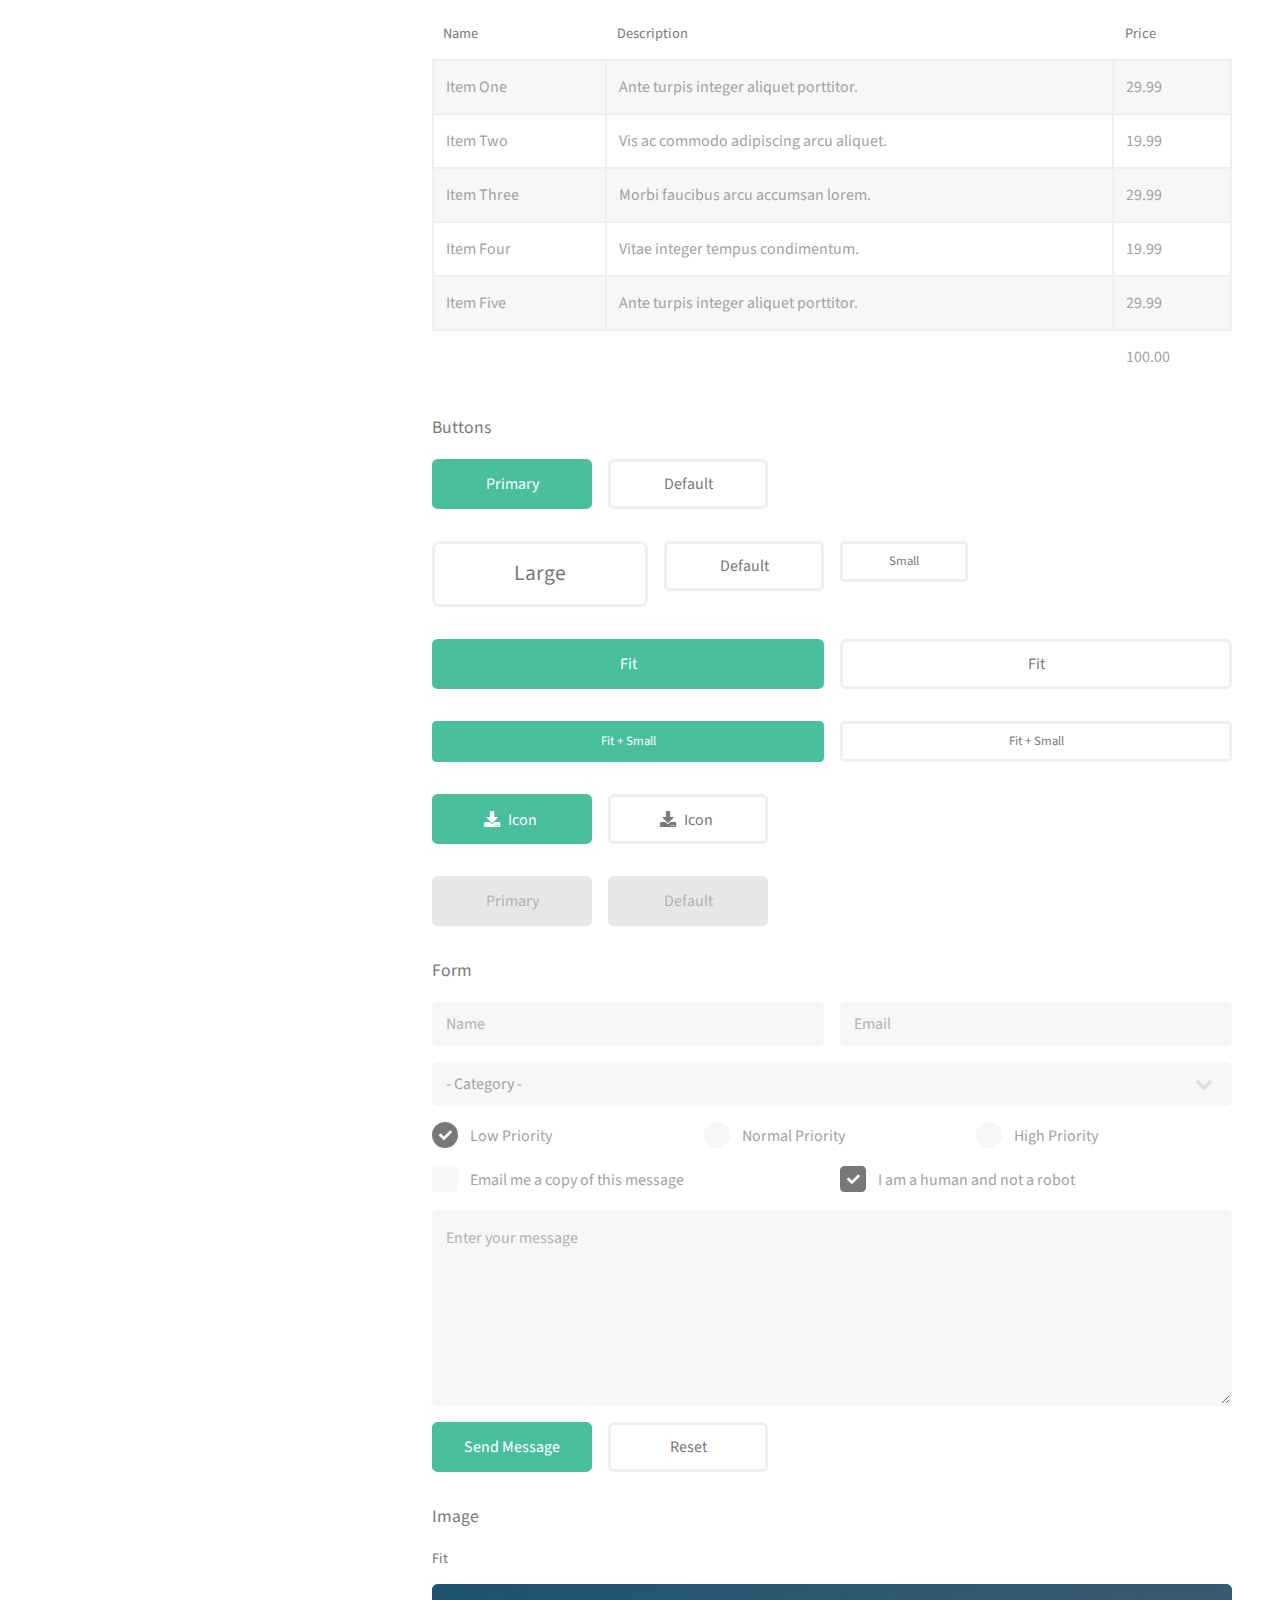
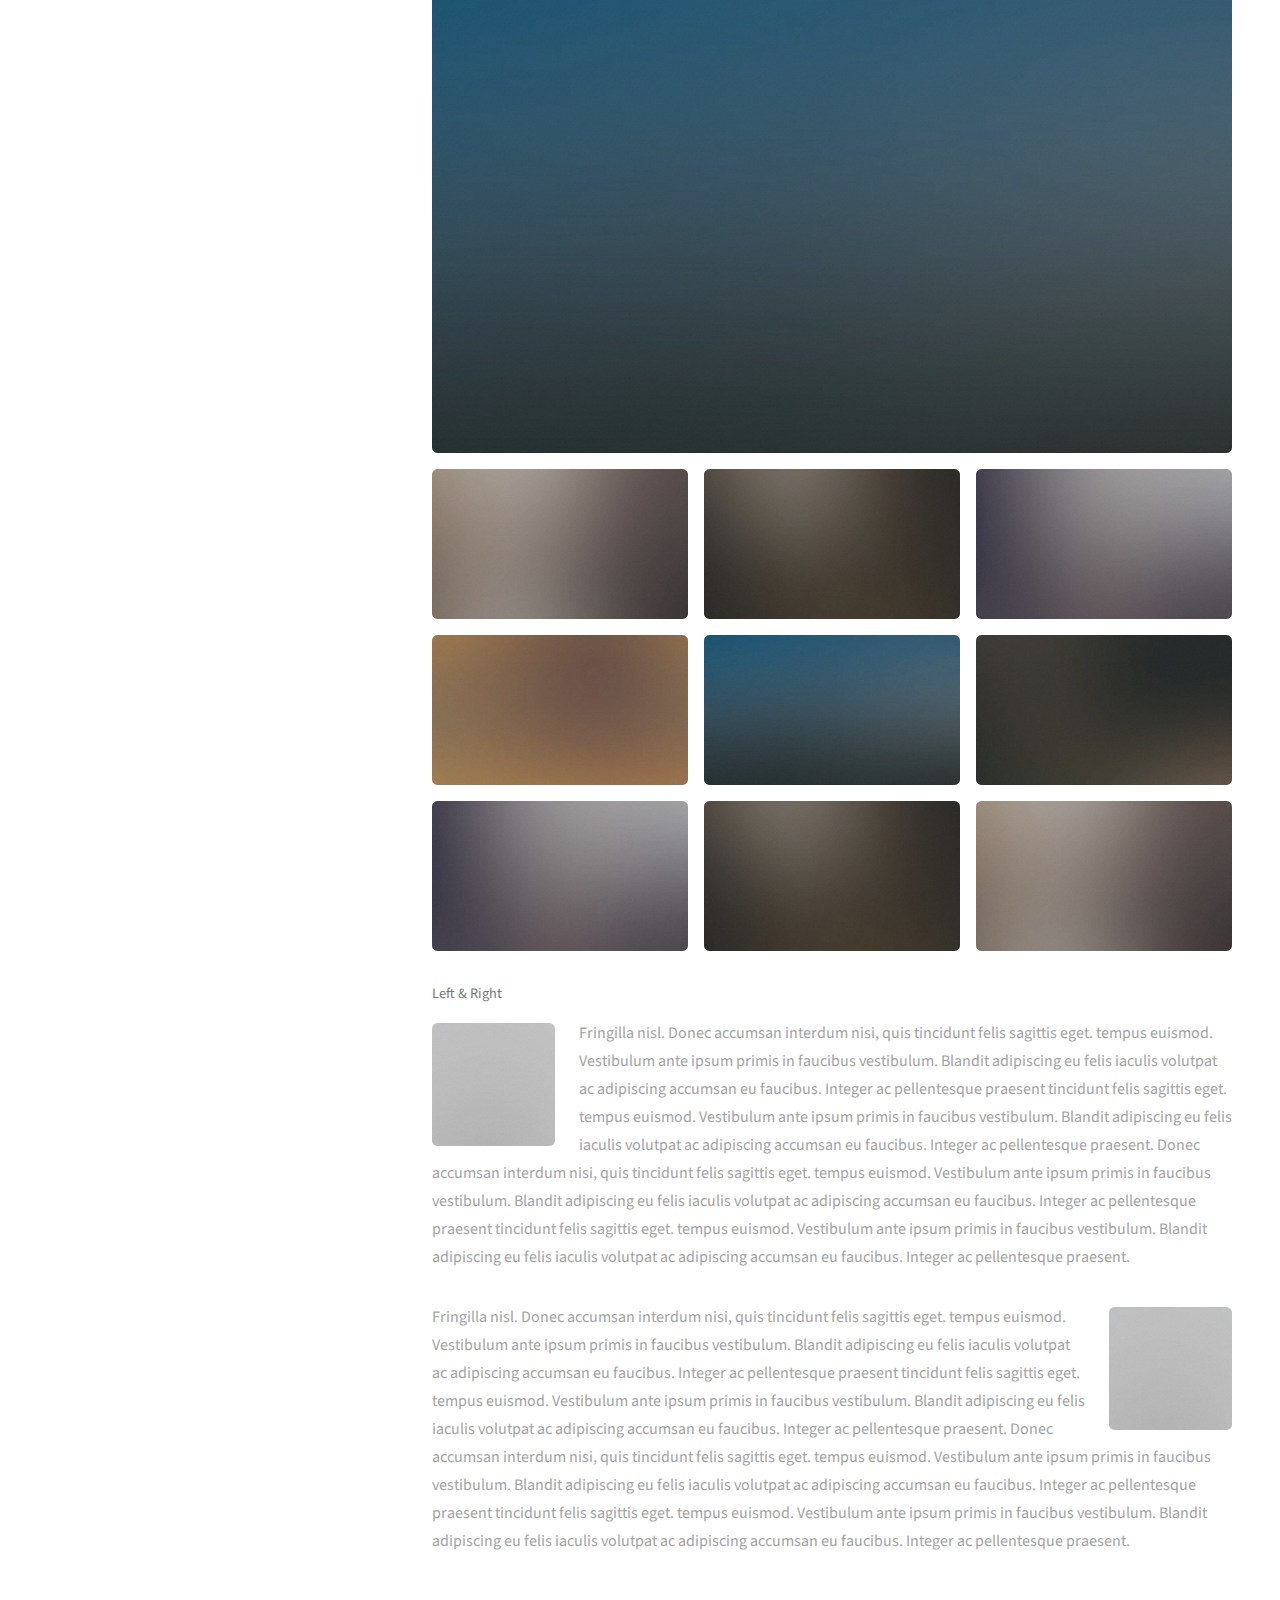
<file: sample_index.html>
<!DOCTYPE HTML>
<!--
	Strata by HTML5 UP
	html5up.net | @ajlkn
	Free for personal and commercial use under the CCA 3.0 license (html5up.net/license)
-->
<html>
	<head>
		<title>Arnold Fernandes</title>
		<meta charset="utf-8" />
		<meta name="viewport" content="width=device-width, initial-scale=1, user-scalable=no" />
		<link rel="stylesheet" href="assets/css/main.css" />
	</head>
	<body class="is-preload">

		<!-- Header -->
			<header id="header">
				<div class="inner">
					<!--<a href="#" class="image avatar"><img src="images/AF Logo.png" alt="" /></a>-->
					<h1><strong>Arnold Fernandes</strong> <br>Earth | Data | Analytics  </h1> <br>

					<div class="inner">
						<ul class="icons">
							<li><a href= https://www.linkedin.com/in/arnoldfernandes target=”_blank” class="icon brands fa-linkedin" style="font-size: 2ex;color:#ffffffe7"><span class="label">LinkedIn</span></a></li>
							<li><a href= https://github.com/gitarnoldf target=”_blank” class="icon brands fa-github" style="font-size: 2ex;color:#ffffffe7"><span class="label">Github</span></a></li>
							<li><a href="mailto:afernandes@g.harvard.edu" class="icon solid fa-envelope" style="font-size: 2ex;color:#ffffffe7"><span class="label">Email</span></a></li>
							<!-- <li><a href="https://orcid.org/0000-0001-5322-783X" target=”_blank” class="icon brands fa-orcid" style="font-size: 3ex;color:#4e4e4ee7"><span class="label">ORCID</span></a></li>  -->
						</ul>
					</div>
					
				</div>
			</header>

		<!-- Main -->
			<div id="main">

				<!-- One -->
					<section id="one">
						<header class="major">
							<h2>Welcome to my web page. </h2> 
							<h3>It's nice to see you.</h3> </h2>
						</header>
						<p>As a scientific researcher, I love questions and problems. I specialize in "geo" spatial , temporal and analytical data from satellite imageries and netCDFs to SQL warehouses.

							<br>
							<br>
							I'm currently based in <strong>Boston, MA.</strong> and would love to talk over coffee.    <a href="#" class="fas fa-mug-hot" style="font-size: 3ex; color:#4e4e4ee7"></a>
						</p>

					
					</section>

				<!-- OnePointOne
				<section id="onepointone">
					<header class="major">
						<h3> My preferred tools of work: </h3>
					</header>

					<div class="inner">
						<ul class="icons">
							<li><a href= https://www.python.org/ target=”_blank” class="icon brands fa-python" style="font-size: 2ex; color:#4e4e4ee7"></a></li>
							<li><a href= https://cran.r-project.org/ target=”_blank” class="icon brands fa-r-project" style="font-size: 2ex; color:#4e4e4ee7"></a></li>
							<li><a href= https://daringfireball.net/projects/markdown/ target=”_blank” class="icon brands fa-markdown" style="font-size: 2ex; color:#4e4e4ee7"></a></li>
							<li><a href= https://www.javascript.com/ target=”_blank” class="icon brands fa-js" style="font-size: 2ex; color:#4e4e4ee7"></a></li>
							<li><a href= https://evernote.com/ target=”_blank” class="icon brands fa-evernote" style="font-size: 2ex; color:#4e4e4ee7"></a></li>
						
						</ul>
					</div>

				</section>
 				-->

				<!-- Two -->
					<section id="two">
						<h2>Work Samples</h2> 
							<h3>Earth</h3>
							<p>This is sample text about the projects under this section.</p>
						<div class="row">
							
							<article class="col-6 col-12-xsmall work-item">
								<a href="images/fulls/01.jpg" class="image fit thumb"><img src="images/thumbs/01.jpg" alt="" /></a>
								<h3>Magna sed consequat tempus</h3>
								<p>Lorem ipsum dolor sit amet nisl sed nullam feugiat.</p>
							</article>

							<article class="col-6 col-12-xsmall work-item">
								<a href="images/fulls/02.jpg" class="image fit thumb"><img src="images/thumbs/02.jpg" alt="" /></a>
								<h3>Ultricies lacinia interdum</h3>
								<p>Lorem ipsum dolor sit amet nisl sed nullam feugiat.</p>
							</article>
							
						</div>

						<br>
							<h3>Data</h3>
							<p>This is sample text about the projects under this section.</p>
						<div class="row">

							<article class="col-6 col-12-xsmall work-item">
								<a href="images/fulls/03.jpg" class="image fit thumb"><img src="images/thumbs/03.jpg" alt="" /></a>
								<h3>Tortor metus commodo</h3>
								<p>Lorem ipsum dolor sit amet nisl sed nullam feugiat.</p>
							</article>

							<article class="col-6 col-12-xsmall work-item">
								<a href="images/fulls/04.jpg" class="image fit thumb"><img src="images/thumbs/04.jpg" alt="" /></a>
								<h3>Quam neque phasellus</h3>
								<p>Lorem ipsum dolor sit amet nisl sed nullam feugiat.</p>
							</article>

						</div>

						<br>
							<h3>Analytics</h3>
							<p>This is sample text about the projects under this section.</p>
						<div class="row">
							
							<article class="col-6 col-12-xsmall work-item">
								<a href="images/fulls/05.jpg" class="image fit thumb"><img src="images/thumbs/05.jpg" alt="" /></a>
								<h3>Nunc enim commodo aliquet</h3>
								<p>Lorem ipsum dolor sit amet nisl sed nullam feugiat.</p>
							</article>

							<article class="col-6 col-12-xsmall work-item">
								<a href="images/fulls/06.jpg" class="image fit thumb"><img src="images/thumbs/06.jpg" alt="" /></a>
								<h3>Risus ornare lacinia</h3>
								<p>Lorem ipsum dolor sit amet nisl sed nullam feugiat.</p>
							</article>

						</div>
						<!--
						<ul class="actions">
							<li><a href="#" class="button">Full Portfolio</a></li>
						</ul>
						-->
					</section>
				
				<!-- Three -->
				<!-- 
					<section id="three">
						<h2>Get In Touch</h2>
						<p>Accumsan pellentesque commodo blandit enim arcu non at amet id arcu magna. Accumsan orci faucibus id eu lorem semper nunc nisi lorem vulputate lorem neque lorem ipsum dolor.</p>
						<div class="row">
							<div class="col-8 col-12-small">
								<form method="post" action="#">
									<div class="row gtr-uniform gtr-50">
										<div class="col-6 col-12-xsmall"><input type="text" name="name" id="name" placeholder="Name" /></div>
										<div class="col-6 col-12-xsmall"><input type="email" name="email" id="email" placeholder="Email" /></div>
										<div class="col-12"><textarea name="message" id="message" placeholder="Message" rows="4"></textarea></div>
									</div>
								</form>
								<ul class="actions">
									<li><input type="submit" value="Send Message" /></li>
								</ul>
							</div>
							<div class="col-4 col-12-small">
								<ul class="labeled-icons">
									<li>
										<h3 class="icon solid fa-home"><span class="label">Address</span></h3>
										1234 Somewhere Rd.<br />
										Nashville, TN 00000<br />
										United States
									</li>
									<li>
										<h3 class="icon solid fa-mobile-alt"><span class="label">Phone</span></h3>
										000-000-0000
									</li>
									<li>
										<h3 class="icon solid fa-envelope"><span class="label">Email</span></h3>
										<a href="#">hello@untitled.tld</a>
									</li>
								</ul>
							</div>
						</div>
					</section>
				-->

				<!-- Four -->
				
					<section id="four">
						<h2>Elements</h2>

						<section>
							<h4>Text</h4>
							<p>This is <b>bold</b> and this is <strong>strong</strong>. This is <i>italic</i> and this is <em>emphasized</em>.
							This is <sup>superscript</sup> text and this is <sub>subscript</sub> text.
							This is <u>underlined</u> and this is code: <code>for (;;) { ... }</code>. Finally, <a href="#">this is a link</a>.</p>
							<hr />
							<header>
								<h4>Heading with a Subtitle</h4>
								<p>Lorem ipsum dolor sit amet nullam id egestas urna aliquam</p>
							</header>
							<p>Nunc lacinia ante nunc ac lobortis. Interdum adipiscing gravida odio porttitor sem non mi integer non faucibus ornare mi ut ante amet placerat aliquet. Volutpat eu sed ante lacinia sapien lorem accumsan varius montes viverra nibh in adipiscing blandit tempus accumsan.</p>
							<header>
								<h5>Heading with a Subtitle</h5>
								<p>Lorem ipsum dolor sit amet nullam id egestas urna aliquam</p>
							</header>
							<p>Nunc lacinia ante nunc ac lobortis. Interdum adipiscing gravida odio porttitor sem non mi integer non faucibus ornare mi ut ante amet placerat aliquet. Volutpat eu sed ante lacinia sapien lorem accumsan varius montes viverra nibh in adipiscing blandit tempus accumsan.</p>
							<hr />
							<h2>Heading Level 2</h2>
							<h3>Heading Level 3</h3>
							<h4>Heading Level 4</h4>
							<h5>Heading Level 5</h5>
							<h6>Heading Level 6</h6>
							<hr />
							<h5>Blockquote</h5>
							<blockquote>Fringilla nisl. Donec accumsan interdum nisi, quis tincidunt felis sagittis eget tempus euismod. Vestibulum ante ipsum primis in faucibus vestibulum. Blandit adipiscing eu felis iaculis volutpat ac adipiscing accumsan faucibus. Vestibulum ante ipsum primis in faucibus lorem ipsum dolor sit amet nullam adipiscing eu felis.</blockquote>
							<h5>Preformatted</h5>
							<pre><code>i = 0;

while (!deck.isInOrder()) {
print 'Iteration ' + i;
deck.shuffle();
i++;
}

print 'It took ' + i + ' iterations to sort the deck.';</code></pre>
						</section>

						<section>
							<h4>Lists</h4>
							<div class="row">
								<div class="col-6 col-12-xsmall">
									<h5>Unordered</h5>
									<ul>
										<li>Dolor pulvinar etiam magna etiam.</li>
										<li>Sagittis adipiscing lorem eleifend.</li>
										<li>Felis enim feugiat dolore viverra.</li>
									</ul>
									<h5>Alternate</h5>
									<ul class="alt">
										<li>Dolor pulvinar etiam magna etiam.</li>
										<li>Sagittis adipiscing lorem eleifend.</li>
										<li>Felis enim feugiat dolore viverra.</li>
									</ul>
								</div>
								<div class="col-6 col-12-xsmall">
									<h5>Ordered</h5>
									<ol>
										<li>Dolor pulvinar etiam magna etiam.</li>
										<li>Etiam vel felis at lorem sed viverra.</li>
										<li>Felis enim feugiat dolore viverra.</li>
										<li>Dolor pulvinar etiam magna etiam.</li>
										<li>Etiam vel felis at lorem sed viverra.</li>
										<li>Felis enim feugiat dolore viverra.</li>
									</ol>
									<h5>Icons</h5>
									<ul class="icons">
										<li><a href="#" class="icon brands fa-twitter"><span class="label">Twitter</span></a></li>
										<li><a href="#" class="icon brands fa-facebook-f"><span class="label">Facebook</span></a></li>
										<li><a href="#" class="icon brands fa-instagram"><span class="label">Instagram</span></a></li>
										<li><a href="#" class="icon brands fa-github"><span class="label">Github</span></a></li>
										<li><a href="#" class="icon brands fa-dribbble"><span class="label">Dribbble</span></a></li>
										<li><a href="#" class="icon brands fa-tumblr"><span class="label">Tumblr</span></a></li>
									</ul>
								</div>
							</div>
							<h5>Actions</h5>
							<ul class="actions">
								<li><a href="#" class="button primary">Default</a></li>
								<li><a href="#" class="button">Default</a></li>
							</ul>
							<ul class="actions small">
								<li><a href="#" class="button primary small">Small</a></li>
								<li><a href="#" class="button small">Small</a></li>
							</ul>
							<div class="row">
								<div class="col-6 col-12-small">
									<ul class="actions stacked">
										<li><a href="#" class="button primary">Default</a></li>
										<li><a href="#" class="button">Default</a></li>
									</ul>
								</div>
								<div class="col-6 col-12-small">
									<ul class="actions stacked">
										<li><a href="#" class="button primary small">Small</a></li>
										<li><a href="#" class="button small">Small</a></li>
									</ul>
								</div>
								<div class="col-6 col-12-small">
									<ul class="actions stacked">
										<li><a href="#" class="button primary fit">Default</a></li>
										<li><a href="#" class="button fit">Default</a></li>
									</ul>
								</div>
								<div class="col-6 col-12-small">
									<ul class="actions stacked">
										<li><a href="#" class="button primary small fit">Small</a></li>
										<li><a href="#" class="button small fit">Small</a></li>
									</ul>
								</div>
							</div>
						</section>

						<section>
							<h4>Table</h4>
							<h5>Default</h5>
							<div class="table-wrapper">
								<table>
									<thead>
										<tr>
											<th>Name</th>
											<th>Description</th>
											<th>Price</th>
										</tr>
									</thead>
									<tbody>
										<tr>
											<td>Item One</td>
											<td>Ante turpis integer aliquet porttitor.</td>
											<td>29.99</td>
										</tr>
										<tr>
											<td>Item Two</td>
											<td>Vis ac commodo adipiscing arcu aliquet.</td>
											<td>19.99</td>
										</tr>
										<tr>
											<td>Item Three</td>
											<td> Morbi faucibus arcu accumsan lorem.</td>
											<td>29.99</td>
										</tr>
										<tr>
											<td>Item Four</td>
											<td>Vitae integer tempus condimentum.</td>
											<td>19.99</td>
										</tr>
										<tr>
											<td>Item Five</td>
											<td>Ante turpis integer aliquet porttitor.</td>
											<td>29.99</td>
										</tr>
									</tbody>
									<tfoot>
										<tr>
											<td colspan="2"></td>
											<td>100.00</td>
										</tr>
									</tfoot>
								</table>
							</div>

							<h5>Alternate</h5>
							<div class="table-wrapper">
								<table class="alt">
									<thead>
										<tr>
											<th>Name</th>
											<th>Description</th>
											<th>Price</th>
										</tr>
									</thead>
									<tbody>
										<tr>
											<td>Item One</td>
											<td>Ante turpis integer aliquet porttitor.</td>
											<td>29.99</td>
										</tr>
										<tr>
											<td>Item Two</td>
											<td>Vis ac commodo adipiscing arcu aliquet.</td>
											<td>19.99</td>
										</tr>
										<tr>
											<td>Item Three</td>
											<td> Morbi faucibus arcu accumsan lorem.</td>
											<td>29.99</td>
										</tr>
										<tr>
											<td>Item Four</td>
											<td>Vitae integer tempus condimentum.</td>
											<td>19.99</td>
										</tr>
										<tr>
											<td>Item Five</td>
											<td>Ante turpis integer aliquet porttitor.</td>
											<td>29.99</td>
										</tr>
									</tbody>
									<tfoot>
										<tr>
											<td colspan="2"></td>
											<td>100.00</td>
										</tr>
									</tfoot>
								</table>
							</div>
						</section>

						<section>
							<h4>Buttons</h4>
							<ul class="actions">
								<li><a href="#" class="button primary">Primary</a></li>
								<li><a href="#" class="button">Default</a></li>
							</ul>
							<ul class="actions">
								<li><a href="#" class="button large">Large</a></li>
								<li><a href="#" class="button">Default</a></li>
								<li><a href="#" class="button small">Small</a></li>
							</ul>
							<ul class="actions fit">
								<li><a href="#" class="button primary fit">Fit</a></li>
								<li><a href="#" class="button fit">Fit</a></li>
							</ul>
							<ul class="actions fit small">
								<li><a href="#" class="button primary fit small">Fit + Small</a></li>
								<li><a href="#" class="button fit small">Fit + Small</a></li>
							</ul>
							<ul class="actions">
								<li><a href="#" class="button primary icon solid fa-download">Icon</a></li>
								<li><a href="#" class="button icon solid fa-download">Icon</a></li>
							</ul>
							<ul class="actions">
								<li><span class="button primary disabled">Primary</span></li>
								<li><span class="button disabled">Default</span></li>
							</ul>
						</section>

						<section>
							<h4>Form</h4>
							<form method="post" action="#">
								<div class="row gtr-uniform gtr-50">
									<div class="col-6 col-12-xsmall">
										<input type="text" name="demo-name" id="demo-name" value="" placeholder="Name" />
									</div>
									<div class="col-6 col-12-xsmall">
										<input type="email" name="demo-email" id="demo-email" value="" placeholder="Email" />
									</div>
									<div class="col-12">
										<select name="demo-category" id="demo-category">
											<option value="">- Category -</option>
											<option value="1">Manufacturing</option>
											<option value="1">Shipping</option>
											<option value="1">Administration</option>
											<option value="1">Human Resources</option>
										</select>
									</div>
									<div class="col-4 col-12-small">
										<input type="radio" id="demo-priority-low" name="demo-priority" checked>
										<label for="demo-priority-low">Low Priority</label>
									</div>
									<div class="col-4 col-12-small">
										<input type="radio" id="demo-priority-normal" name="demo-priority">
										<label for="demo-priority-normal">Normal Priority</label>
									</div>
									<div class="col-4 col-12-small">
										<input type="radio" id="demo-priority-high" name="demo-priority">
										<label for="demo-priority-high">High Priority</label>
									</div>
									<div class="col-6 col-12-small">
										<input type="checkbox" id="demo-copy" name="demo-copy">
										<label for="demo-copy">Email me a copy of this message</label>
									</div>
									<div class="col-6 col-12-small">
										<input type="checkbox" id="demo-human" name="demo-human" checked>
										<label for="demo-human">I am a human and not a robot</label>
									</div>
									<div class="col-12">
										<textarea name="demo-message" id="demo-message" placeholder="Enter your message" rows="6"></textarea>
									</div>
									<div class="col-12">
										<ul class="actions">
											<li><input type="submit" value="Send Message" class="primary" /></li>
											<li><input type="reset" value="Reset" /></li>
										</ul>
									</div>
								</div>
							</form>
						</section>

						<section>
							<h4>Image</h4>
							<h5>Fit</h5>
							<div class="box alt">
								<div class="row gtr-50 gtr-uniform">
									<div class="col-12"><span class="image fit"><img src="images/fulls/05.jpg" alt="" /></span></div>
									<div class="col-4"><span class="image fit"><img src="images/thumbs/01.jpg" alt="" /></span></div>
									<div class="col-4"><span class="image fit"><img src="images/thumbs/02.jpg" alt="" /></span></div>
									<div class="col-4"><span class="image fit"><img src="images/thumbs/03.jpg" alt="" /></span></div>
									<div class="col-4"><span class="image fit"><img src="images/thumbs/04.jpg" alt="" /></span></div>
									<div class="col-4"><span class="image fit"><img src="images/thumbs/05.jpg" alt="" /></span></div>
									<div class="col-4"><span class="image fit"><img src="images/thumbs/06.jpg" alt="" /></span></div>
									<div class="col-4"><span class="image fit"><img src="images/thumbs/03.jpg" alt="" /></span></div>
									<div class="col-4"><span class="image fit"><img src="images/thumbs/02.jpg" alt="" /></span></div>
									<div class="col-4"><span class="image fit"><img src="images/thumbs/01.jpg" alt="" /></span></div>
								</div>
							</div>
							<h5>Left &amp; Right</h5>
							<p><span class="image left"><img src="images/avatar.jpg" alt="" /></span>Fringilla nisl. Donec accumsan interdum nisi, quis tincidunt felis sagittis eget. tempus euismod. Vestibulum ante ipsum primis in faucibus vestibulum. Blandit adipiscing eu felis iaculis volutpat ac adipiscing accumsan eu faucibus. Integer ac pellentesque praesent tincidunt felis sagittis eget. tempus euismod. Vestibulum ante ipsum primis in faucibus vestibulum. Blandit adipiscing eu felis iaculis volutpat ac adipiscing accumsan eu faucibus. Integer ac pellentesque praesent. Donec accumsan interdum nisi, quis tincidunt felis sagittis eget. tempus euismod. Vestibulum ante ipsum primis in faucibus vestibulum. Blandit adipiscing eu felis iaculis volutpat ac adipiscing accumsan eu faucibus. Integer ac pellentesque praesent tincidunt felis sagittis eget. tempus euismod. Vestibulum ante ipsum primis in faucibus vestibulum. Blandit adipiscing eu felis iaculis volutpat ac adipiscing accumsan eu faucibus. Integer ac pellentesque praesent.</p>
							<p><span class="image right"><img src="images/avatar.jpg" alt="" /></span>Fringilla nisl. Donec accumsan interdum nisi, quis tincidunt felis sagittis eget. tempus euismod. Vestibulum ante ipsum primis in faucibus vestibulum. Blandit adipiscing eu felis iaculis volutpat ac adipiscing accumsan eu faucibus. Integer ac pellentesque praesent tincidunt felis sagittis eget. tempus euismod. Vestibulum ante ipsum primis in faucibus vestibulum. Blandit adipiscing eu felis iaculis volutpat ac adipiscing accumsan eu faucibus. Integer ac pellentesque praesent. Donec accumsan interdum nisi, quis tincidunt felis sagittis eget. tempus euismod. Vestibulum ante ipsum primis in faucibus vestibulum. Blandit adipiscing eu felis iaculis volutpat ac adipiscing accumsan eu faucibus. Integer ac pellentesque praesent tincidunt felis sagittis eget. tempus euismod. Vestibulum ante ipsum primis in faucibus vestibulum. Blandit adipiscing eu felis iaculis volutpat ac adipiscing accumsan eu faucibus. Integer ac pellentesque praesent.</p>
						</section>

					</section>
				

			</div>

		<!-- Footer -->
			<footer id="footer">
				<div class="inner">
					<ul class="icons">
						<!-- <li><a href="#" class="icon brands fa-twitter"><span class="label">Twitter</span></a></li> -->
						<!--<li><a href= https://www.linkedin.com/in/arnoldfernandes target=”_blank” class="icon brands fa-linkedin" ><span class="label">LinkedIn</span></a></li> -->
						<!--<li><a href= https://github.com/gitarnoldf target=”_blank” class="icon brands fa-github"><span class="label">Github</span></a></li> -->
						<!-- <li><a href="#" class="icon brands fa-dribbble"><span class="label">Dribbble</span></a></li> -->
						<!-- <li><a href="mailto:afernandes@g.harvard.edu" class="icon solid fa-envelope"><span class="label">Email</span></a></li> -->
					</ul>
					<ul class="copyright">
						<li>&copy; CCPL</li><li>Design Inspiration: <a href="http://html5up.net">HTML5 UP</a></li>
					</ul>
				</div>
			</footer>

		<!-- Scripts -->
			<script src="assets/js/jquery.min.js"></script>
			<script src="assets/js/jquery.poptrox.min.js"></script>
			<script src="assets/js/browser.min.js"></script>
			<script src="assets/js/breakpoints.min.js"></script>
			<script src="assets/js/util.js"></script>
			<script src="assets/js/main.js"></script>

	</body>
</html>
</file>
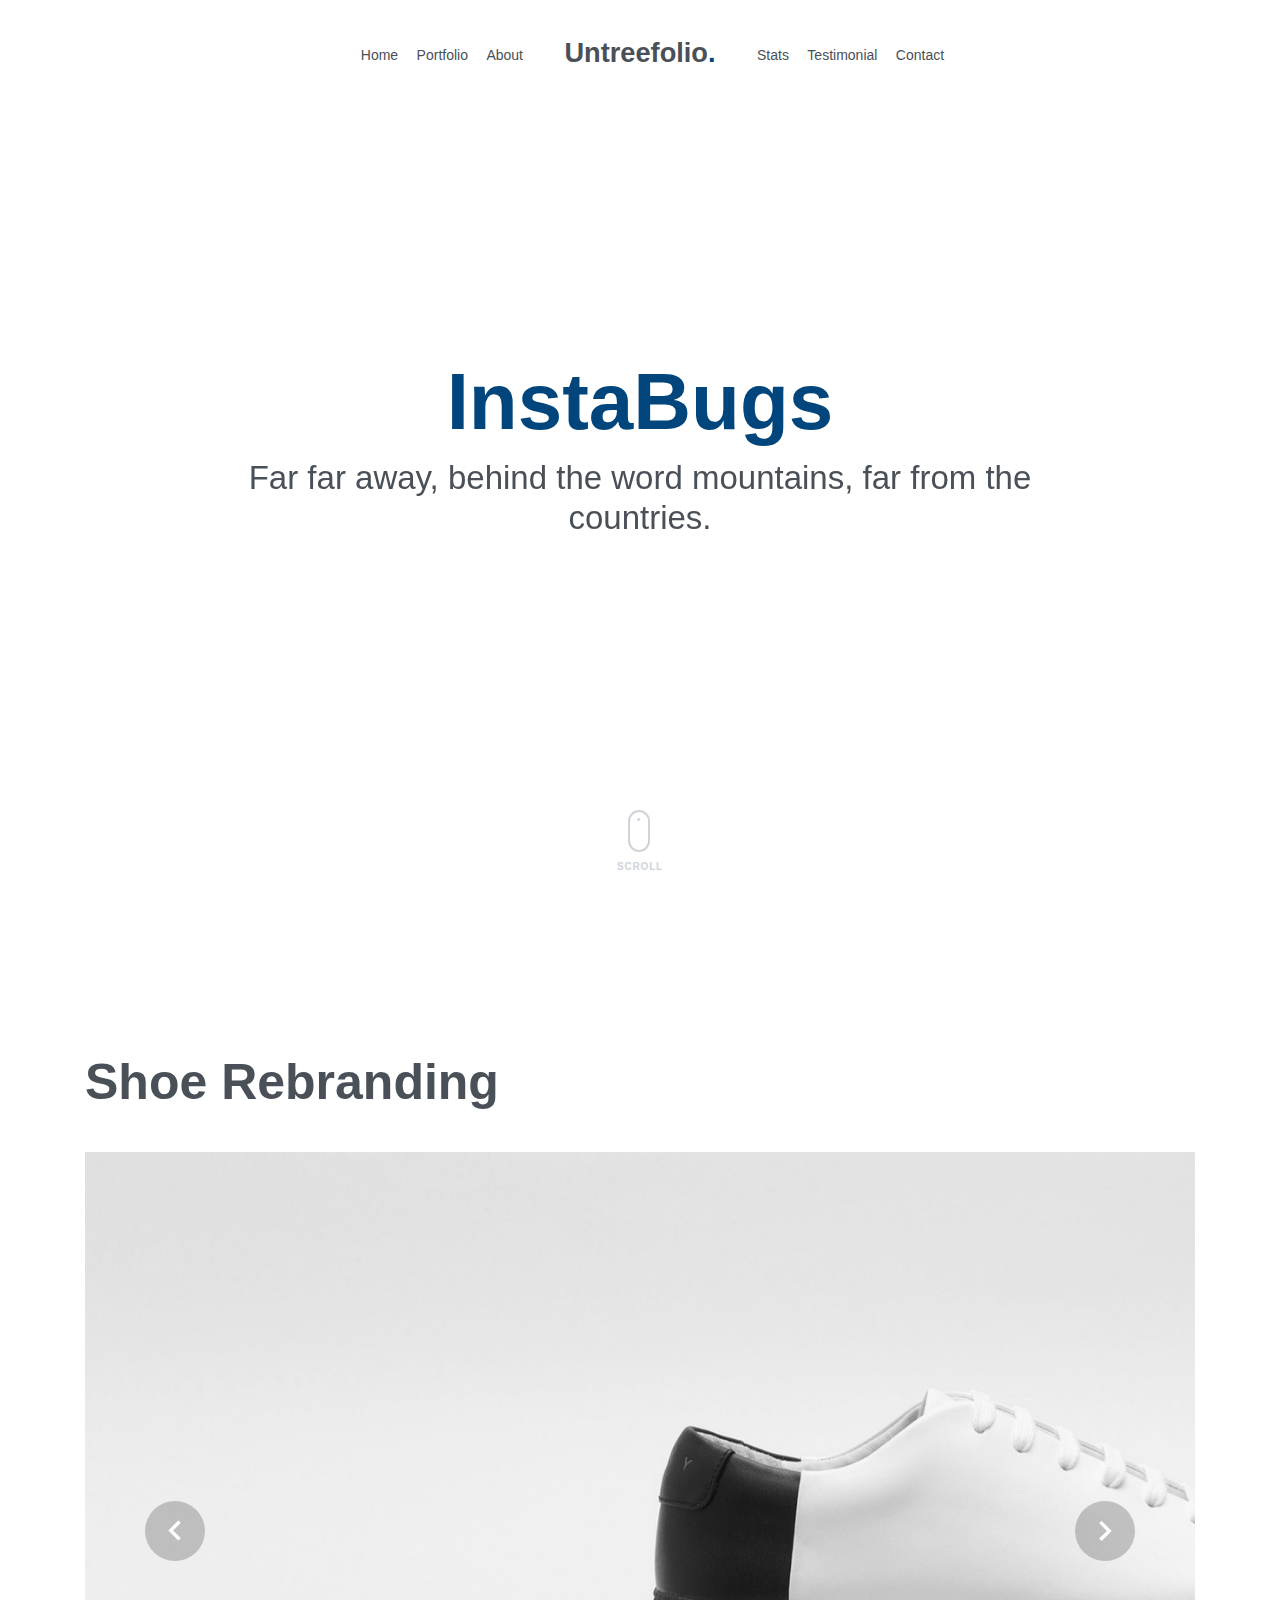
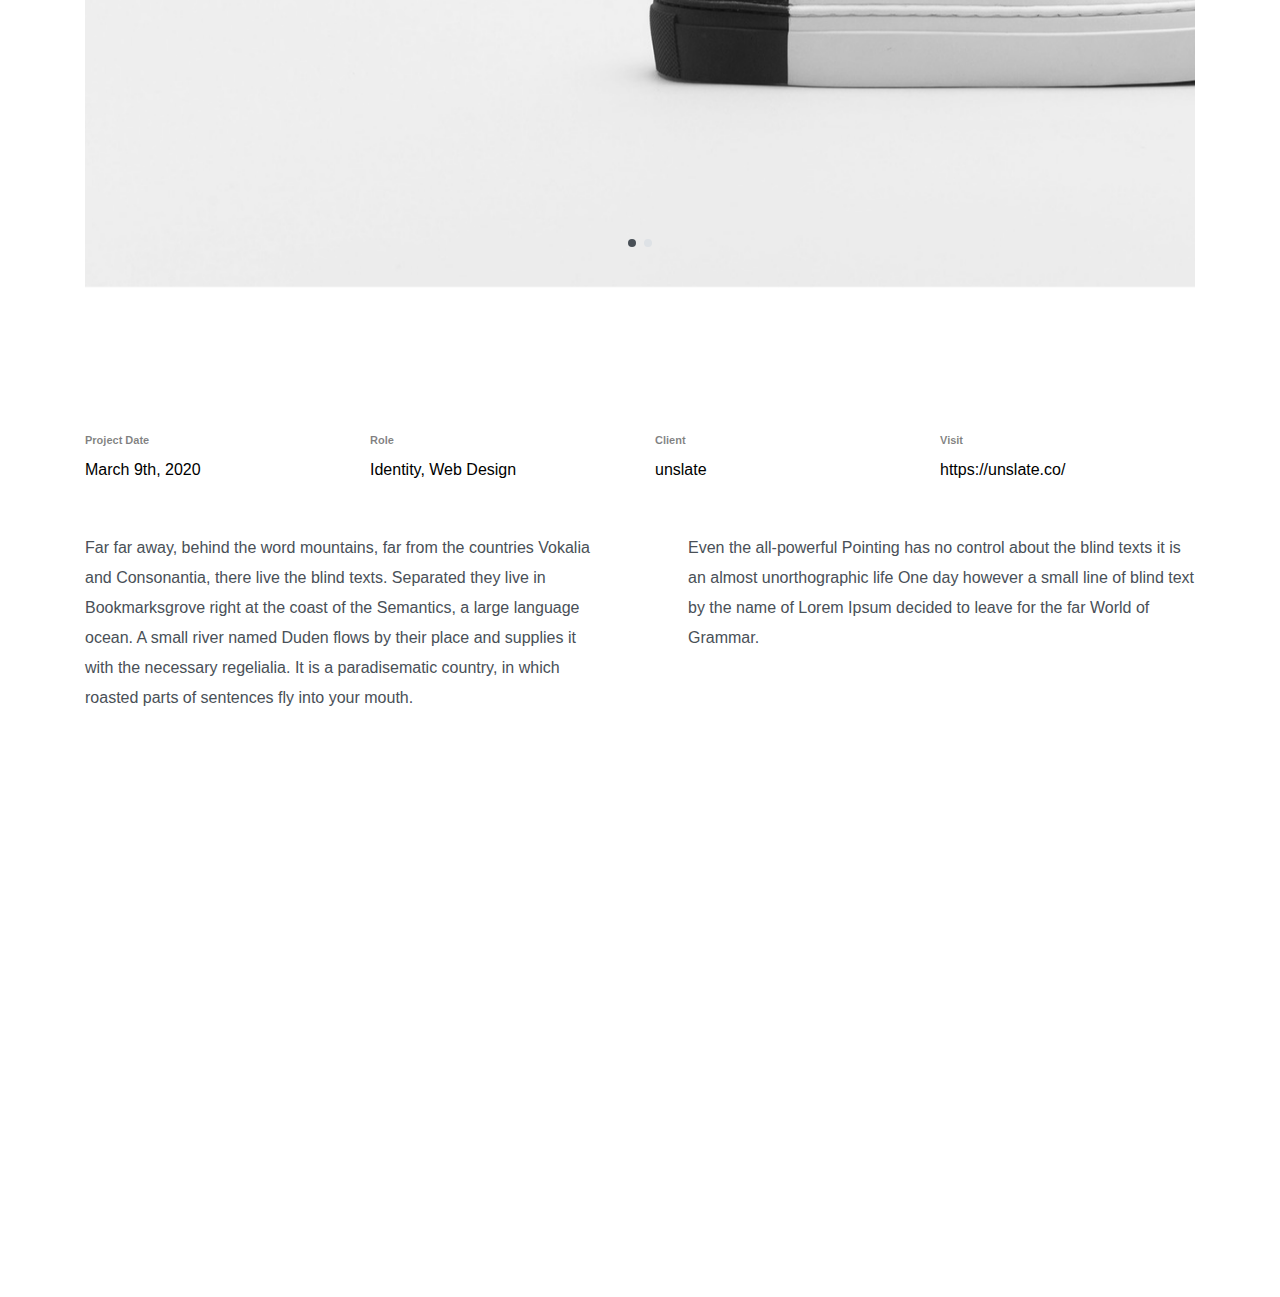
<file: WhiteSinglePageTemplate/untree.co-untreefolio/portfolio-single-1.html>
<!-- /*
* Template Name: Untreefolio
* Template Author: Untree.co
* Tempalte URI: https://untree.co/
* License: https://creativecommons.org/licenses/by/3.0/
*/ -->
<!doctype html>
<html lang="en">
<head>
  <meta charset="utf-8">
  <meta name="viewport" content="width=device-width, initial-scale=1, shrink-to-fit=no">
  <meta name="author" content="Untree.co">
  <link rel="shortcut icon" href="favicon.png">

  <meta name="description" content="" />
  <meta name="keywords" content="" />

  <link rel="stylesheet" href="css/vendor/icomoon/style.css">
  <link rel="stylesheet" href="css/vendor/owl.carousel.min.css">
  <link rel="stylesheet" href="css/vendor/aos.css">
  <link rel="stylesheet" href="css/vendor/animate.min.css">
  <link rel="stylesheet" href="css/vendor/bootstrap.min.css">
  <link rel="stylesheet" href="css/vendor/jquery.fancybox.min.css">

  <!-- Theme Style -->
  <link rel="stylesheet" href="css/style.css">

</head>

<body data-spy="scroll" data-target=".site-nav-target" data-offset="200">

  <nav class="unslate_co--site-mobile-menu">
    <div class="close-wrap d-flex">
      <a href="#" class="d-flex ml-auto js-menu-toggle">
        <span class="close-label">Close</span>
        <div class="close-times">
          <span class="bar1"></span>
          <span class="bar2"></span>
        </div>
      </a>
    </div>
    <div class="site-mobile-inner"></div>
  </nav>

  <div class="unslate_co--site-wrap">

    <div class="unslate_co--site-inner">

      <nav class="unslate_co--site-nav site-nav-target">

        <div class="container">
        
          <div class="row align-items-center justify-content-between text-left">
            <div class="col-md-5 text-right">
              <ul class="site-nav-ul js-clone-nav text-left d-none d-lg-inline-block">
                <li class="has-children">
                  <a href="#home-section" class="nav-link">Home</a>
                  <ul class="dropdown">
                    <li>
                      <a href="#">Menu 1</a>
                    </li>
                    <li>
                      <a href="#">Menu 2</a>
                    </li>
                    <li>
                      <a href="#">Menu 3</a>
                    </li>
                    <li>
                      <a href="#">Menu 4</a>
                    </li>
                    <li>
                      <a href="#">Menu 5</a>
                    </li>
                  </ul>
                </li>
                <li><a href="#portfolio-section" class="nav-link">Portfolio</a></li>
                <li><a href="#about-section" class="nav-link">About</a></li>
                
              </ul>
            </div>
            <div class="site-logo pos-absolute">
              <a href="index.html" class="unslate_co--site-logo">Untreefolio<span>.</span></a>
            </div>
            <div class="col-md-5 text-right text-lg-left">
              <ul class="site-nav-ul js-clone-nav text-left d-none d-lg-inline-block">
                <li><a href="#stats-section" class="nav-link">Stats</a></li>
                <li><a href="#testimonial-section" class="nav-link">Testimonial</a></li>
                
                <li><a href="#contact-section" class="nav-link">Contact</a></li>
              </ul>

              <ul class="site-nav-ul-none-onepage text-right d-inline-block d-lg-none">
                <li><a href="#" class="js-menu-toggle">Menu</a></li>
              </ul>

            </div>
          </div>
        </div>

      </nav>
      <!-- END nav -->

      <div class="cover-v1 gradient-bottom-black jarallax">
        <div class="container">
          <div class="row align-items-center">

            <div class="col-md-10 mx-auto text-center">
              <h1 class="heading" data-aos="fade-up">InstaBugs</h1>
              <h2 class="subheading" data-aos="fade-up" data-aos-delay="100">Far far away, behind the word mountains, far from the countries.</h2>
            </div>

          </div>
        </div>

        <!-- dov -->
        <a href="#portfolio-single-section" class="mouse-wrap smoothscroll">
          <span class="mouse">
            <span class="scroll"></span>
          </span>
          <span class="mouse-label">Scroll</span>
        </a>

      </div>
      <!-- END .cover-v1 -->

      <div class="container">
        <div class="portfolio-single-wrap unslate_co--section" id="portfolio-single-section">

          <div class="portfolio-single-inner">
            <h2 class="heading-portfolio-single-h2">Shoe Rebranding</h2>

            <div class="row justify-content-between mb-5">
              <div class="col-12 mb-4">
                <div class="owl-carousel single-slider">
                  <figure class="mb-4">
                    <img src="images/work_1_full.jpg" alt="Image" class="img-fluid">
                  </figure>
                  <figure class="mb-4">
                    <img src="images/work_1_a_full.jpg" alt="Image" class="img-fluid">
                  </figure>
                </div>
              </div>
              <div class="col-12 mb-5">
                <div class="row">
                  <div class="col-sm-6 col-md-6 col-lg-3">
                    <div class="detail-v1">
                      <span class="detail-label">Project Date</span>
                      <span class="detail-val">March 9th, 2020</span>
                    </div>
                  </div>
                  <div class="col-sm-6 col-md-6 col-lg-3">
                    <div class="detail-v1">
                      <span class="detail-label">Role</span>
                      <span class="detail-val"><a href="#">Identity</a>, <a href="#">Web Design</a></span>
                    </div>
                  </div>
                  <div class="col-sm-6 col-md-6 col-lg-3">
                    <div class="detail-v1">
                      <span class="detail-label">Client</span>
                      <span class="detail-val">unslate</span>
                    </div>
                  </div>
                  <div class="col-sm-6 col-md-6 col-lg-3">
                    <div class="detail-v1">
                      <span class="detail-label">Visit</span>
                      <span class="detail-val"><a href="#">https://unslate.co/</a></span>
                    </div>
                  </div>
                </div>
              </div>
              <div class="col-md-6 pr-md-5">
                <p>Far far away, behind the word mountains, far from the countries Vokalia and Consonantia, there live the blind texts. Separated they live in Bookmarksgrove right at the coast of the Semantics, a large language ocean. A small river named Duden flows by their place and supplies it with the necessary regelialia. It is a paradisematic country, in which roasted parts of sentences fly into your mouth.</p>
              </div>
              <div class="col-md-6 pl-md-5">
                <p>Even the all-powerful Pointing has no control about the blind texts it is an almost unorthographic life One day however a small line of blind text by the name of Lorem Ipsum decided to leave for the far World of Grammar.</p>
              </div>
            </div>

          </div>
        </div>
      </div>
    </div>

    <footer class="unslate_co--footer unslate_co--section">
        <div class="container">
          <div class="row justify-content-center">
            <div class="col-md-7">
              
              <div class="footer-site-logo"><a href="#">Untreefolio<span>.</span></a></div>

              <ul class="list-unstyled social-icons light">
          <li><a href="#"><span class="icon-facebook"></span></a></li>
          <li><a href="#"><span class="icon-twitter"></span></a></li>
          <li><a href="#"><span class="icon-linkedin"></span></a></li>
          <li><a href="#"><span class="icon-google"></span></a></li>
          <li><a href="#"><span class="icon-play"></span></a></li>
        </ul>

              <p class="site-copyright"><small>Copyright &copy;<script>document.write(new Date().getFullYear());</script>. All Rights Reserved. &mdash; Designed with love by <a href="https://untree.co" target="_blank" rel="nofollow noopener">Untree.co</a> &bullet; <a href="https://untree.co/license" target="_blank" rel="nofollow noopener">License</a> </small></p>

            </div>
          </div>
        </div>
      </footer>

  </div>

  <!-- Loader -->
  <div id="unslate_co--overlayer"></div>
  <div class="site-loader-wrap">
    <div class="site-loader"></div>
  </div>

  <script src="js/scripts-dist.js"></script>
  <script src="js/main.js"></script>

  
</body>

</html>
</file>
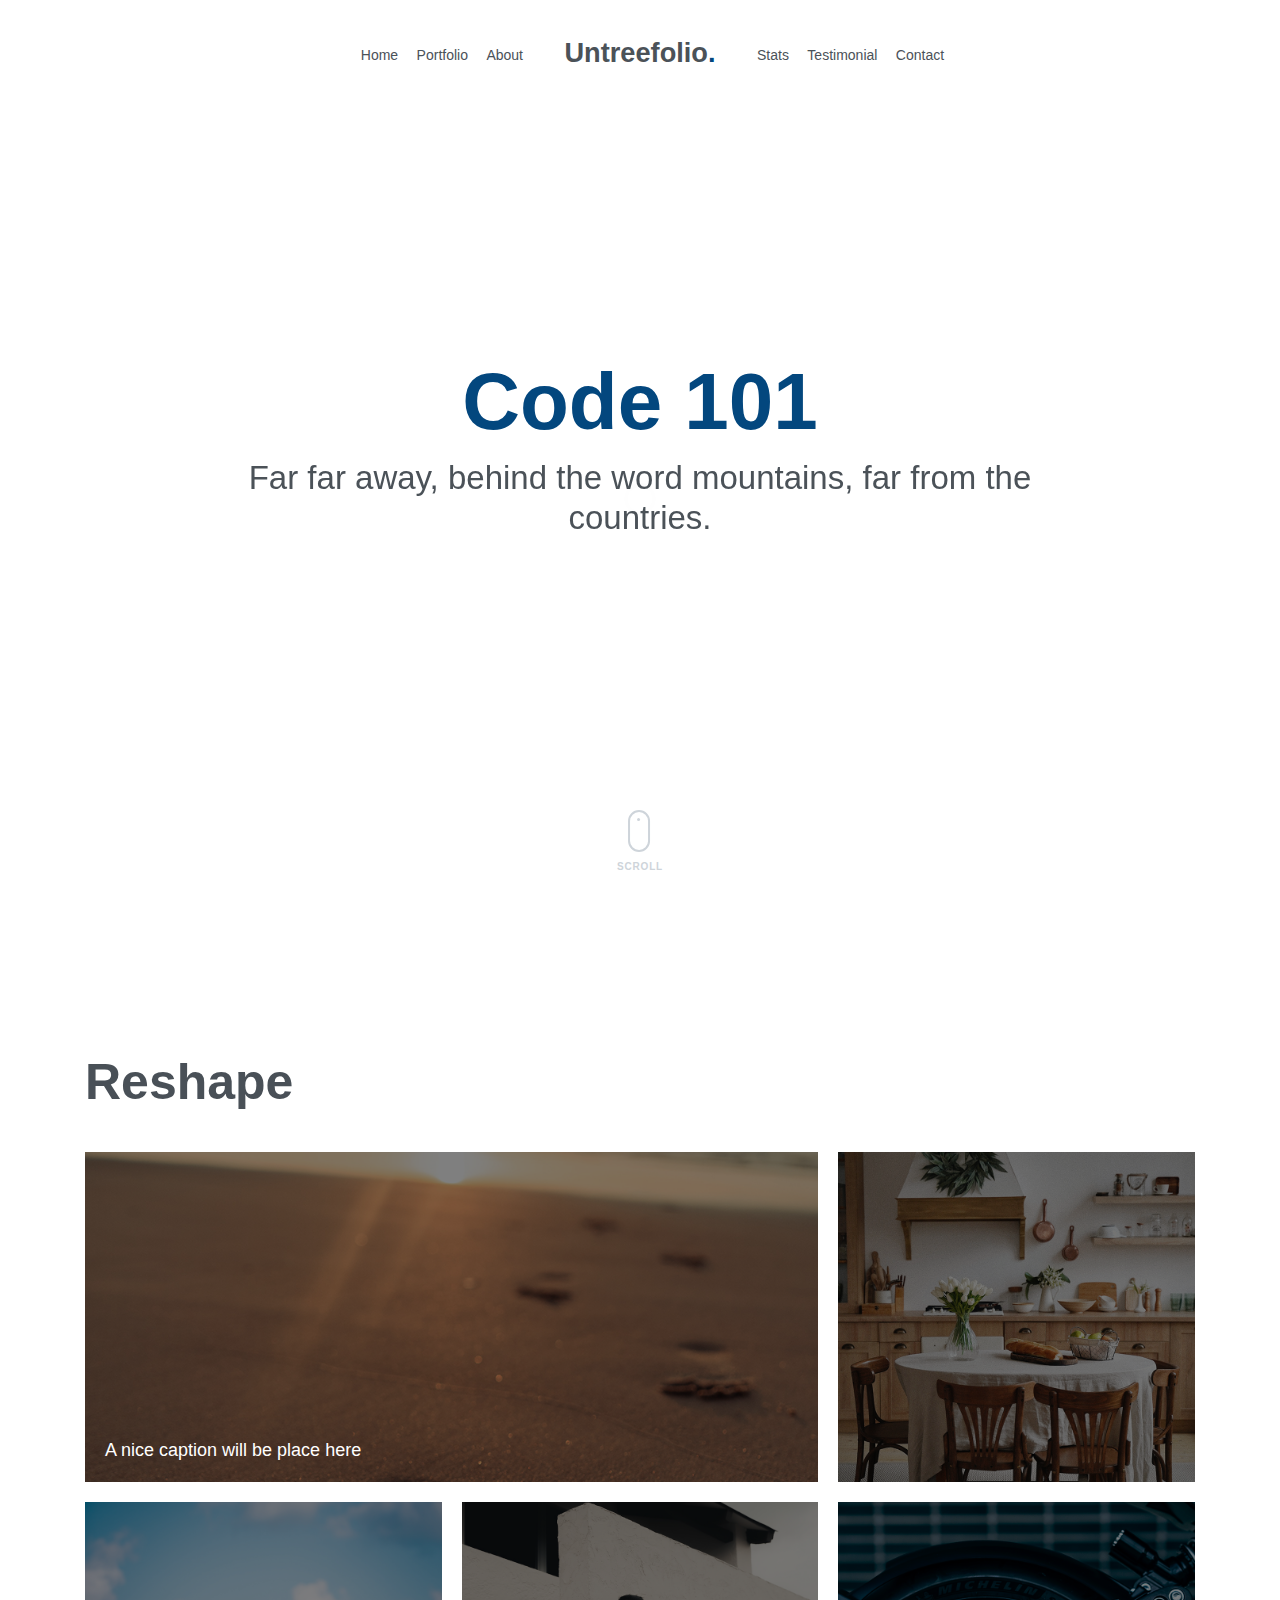
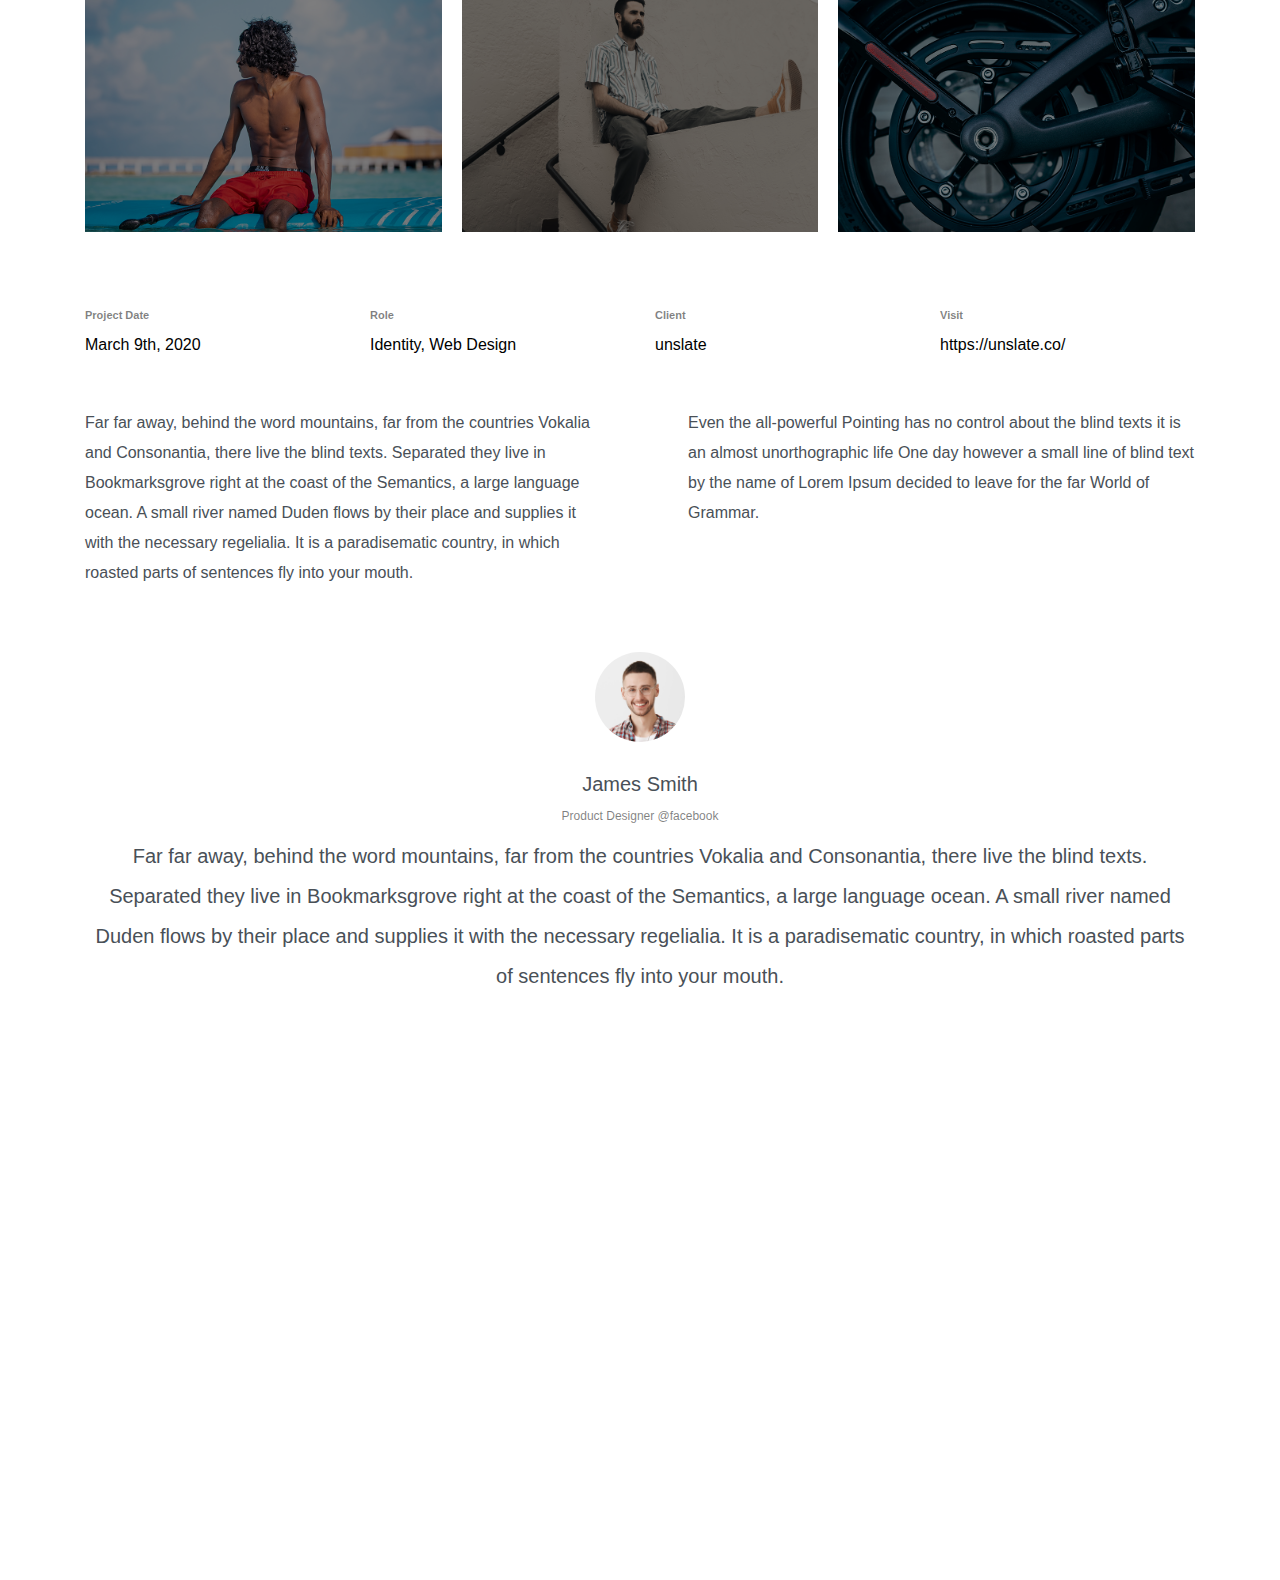
<file: WhiteSinglePageTemplate/untree.co-untreefolio/portfolio-single-2.html>
<!-- /*
* Template Name: Untreefolio
* Template Author: Untree.co
* Tempalte URI: https://untree.co/
* License: https://creativecommons.org/licenses/by/3.0/
*/ -->
<!doctype html>
<html lang="en">
<head>
  <meta charset="utf-8">
  <meta name="viewport" content="width=device-width, initial-scale=1, shrink-to-fit=no">
  <meta name="author" content="Untree.co">
  <link rel="shortcut icon" href="favicon.png">

  <meta name="description" content="" />
  <meta name="keywords" content="" />

  <link rel="stylesheet" href="css/vendor/icomoon/style.css">
  <link rel="stylesheet" href="css/vendor/owl.carousel.min.css">
  <link rel="stylesheet" href="css/vendor/aos.css">
  <link rel="stylesheet" href="css/vendor/animate.min.css">
  <link rel="stylesheet" href="css/vendor/bootstrap.min.css">
  <link rel="stylesheet" href="css/vendor/jquery.fancybox.min.css">

  <!-- Theme Style -->
  <link rel="stylesheet" href="css/style.css">

</head>

<body data-spy="scroll" data-target=".site-nav-target" data-offset="200">

  <nav class="unslate_co--site-mobile-menu">
    <div class="close-wrap d-flex">
      <a href="#" class="d-flex ml-auto js-menu-toggle">
        <span class="close-label">Close</span>
        <div class="close-times">
          <span class="bar1"></span>
          <span class="bar2"></span>
        </div>
      </a>
    </div>
    <div class="site-mobile-inner"></div>
  </nav>

  <div class="unslate_co--site-wrap">

    <div class="unslate_co--site-inner">

      <nav class="unslate_co--site-nav site-nav-target">

        <div class="container">
        
          <div class="row align-items-center justify-content-between text-left">
            <div class="col-md-5 text-right">
              <ul class="site-nav-ul js-clone-nav text-left d-none d-lg-inline-block">
                <li class="has-children">
                  <a href="#home-section" class="nav-link">Home</a>
                  <ul class="dropdown">
                    <li>
                      <a href="#">Menu 1</a>
                    </li>
                    <li>
                      <a href="#">Menu 2</a>
                    </li>
                    <li>
                      <a href="#">Menu 3</a>
                    </li>
                    <li>
                      <a href="#">Menu 4</a>
                    </li>
                    <li>
                      <a href="#">Menu 5</a>
                    </li>
                  </ul>
                </li>
                <li><a href="#portfolio-section" class="nav-link">Portfolio</a></li>
                <li><a href="#about-section" class="nav-link">About</a></li>
                
              </ul>
            </div>
            <div class="site-logo pos-absolute">
              <a href="index.html" class="unslate_co--site-logo">Untreefolio<span>.</span></a>
            </div>
            <div class="col-md-5 text-right text-lg-left">
              <ul class="site-nav-ul js-clone-nav text-left d-none d-lg-inline-block">
                <li><a href="#stats-section" class="nav-link">Stats</a></li>
                <li><a href="#testimonial-section" class="nav-link">Testimonial</a></li>
                
                <li><a href="#contact-section" class="nav-link">Contact</a></li>
              </ul>

              <ul class="site-nav-ul-none-onepage text-right d-inline-block d-lg-none">
                <li><a href="#" class="js-menu-toggle">Menu</a></li>
              </ul>

            </div>
          </div>
        </div>

      </nav>
      <!-- END nav -->

      <div class="cover-v1 gradient-bottom-black jarallax">
        <div class="container">
          <div class="row align-items-center">

            <div class="col-md-10 mx-auto text-center">
              <h1 class="heading" data-aos="fade-up">Code 101</h1>
              <h2 class="subheading" data-aos="fade-up" data-aos-delay="100">Far far away, behind the word mountains, far from the countries.</h2>
            </div>

          </div>
        </div>

        <!-- dov -->
        <a href="#portfolio-single-section" class="mouse-wrap smoothscroll">
          <span class="mouse">
            <span class="scroll"></span>
          </span>
          <span class="mouse-label">Scroll</span>
        </a>

      </div>
      <!-- END .cover-v1 -->

      <div class="container">
        <div class="portfolio-single-wrap unslate_co--section" id="portfolio-single-section">
          <div class="portfolio-single-inner">
            <h2 class="heading-portfolio-single-h2">Reshape</h2>

            <div class="row gutter-v4 align-items-stretch mb-5">
              <div class="col-sm-6 col-md-6 col-lg-8 blog-post-entry">

                <a href="images/post_1.jpg" class="grid-item blog-item w-100 h-100" data-fancybox="gal" data-caption="A nice caption will be place here">
                  <div class="overlay">
                    <div class="portfolio-item-content">
                      <h3>A nice caption will be place here</h3>
                    </div>
                  </div>
                  <img src="images/post_1.jpg" class="lazyload" alt="Image" />
                </a>

              </div>
              <div class="col-sm-6 col-md-6 col-lg-4 blog-post-entry">
                <a href="images/post_2.jpg" class="grid-item blog-item w-100 h-100" data-fancybox="gal">
                  <div class="overlay"></div>
                  <img src="images/post_2.jpg" class="lazyload" alt="Image" />
                </a>
              </div>

              <div class="col-sm-6 col-md-6 col-lg-4 blog-post-entry">

                <a href="images/post_3.jpg" class="grid-item blog-item w-100 h-100" data-fancybox="gal">
                  <div class="overlay"></div>
                  <img src="images/post_3.jpg" class="lazyload" alt="Image" />
                </a>

              </div>
              <div class="col-sm-6 col-md-6 col-lg-4 blog-post-entry">
                <a href="images/post_4.jpg" class="grid-item blog-item w-100 h-100" data-fancybox="gal">
                  <div class="overlay"></div>
                  <img src="images/post_4.jpg" class="lazyload" alt="Image" />
                </a>
              </div>

              <div class="col-sm-6 col-md-6 col-lg-4 blog-post-entry">
                <a href="images/post_5.jpg" class="grid-item blog-item w-100 h-100" data-fancybox="gal">
                  <div class="overlay"></div>
                  <img src="images/post_5.jpg" class="lazyload" alt="Image" />
                </a>
              </div>

            </div>

            <div class="row justify-content-between mb-5">
              <div class="col-12 mb-5">
                <div class="row">
                  <div class="col-sm-6 col-md-6 col-lg-3">
                    <div class="detail-v1">
                      <span class="detail-label">Project Date</span>
                      <span class="detail-val">March 9th, 2020</span>
                    </div>
                  </div>
                  <div class="col-sm-6 col-md-6 col-lg-3">
                    <div class="detail-v1">
                      <span class="detail-label">Role</span>
                      <span class="detail-val"><a href="#">Identity</a>, <a href="#">Web Design</a></span>
                    </div>
                  </div>
                  <div class="col-sm-6 col-md-6 col-lg-3">
                    <div class="detail-v1">
                      <span class="detail-label">Client</span>
                      <span class="detail-val">unslate</span>
                    </div>
                  </div>
                  <div class="col-sm-6 col-md-6 col-lg-3">
                    <div class="detail-v1">
                      <span class="detail-label">Visit</span>
                      <span class="detail-val"><a href="#">https://unslate.co/</a></span>
                    </div>
                  </div>
                </div>
              </div>
              <div class="col-md-6 pr-md-5">
                <p>Far far away, behind the word mountains, far from the countries Vokalia and Consonantia, there live the blind texts. Separated they live in Bookmarksgrove right at the coast of the Semantics, a large language ocean. A small river named Duden flows by their place and supplies it with the necessary regelialia. It is a paradisematic country, in which roasted parts of sentences fly into your mouth.</p>
              </div>
              <div class="col-md-6 pl-md-5">
                <p>Even the all-powerful Pointing has no control about the blind texts it is an almost unorthographic life One day however a small line of blind text by the name of Lorem Ipsum decided to leave for the far World of Grammar.</p>
              </div>
            </div>

            <div class="row justify-content-center mb-5">
              <div class="col-md-12">
                <div class="testimonial-v1">
              <div class="testimonial-inner-bg">
                <div class="testimonial-author-info">
                  <img src="images/person_1.jpg" alt="Image">
                  <h3>James Smith</h3>
                  <span class="d-block position">Product Designer @facebook</span>
                </div>
                <blockquote>
                  Far far away, behind the word mountains, far from the countries Vokalia and Consonantia, there live the blind texts. Separated they live in Bookmarksgrove right at the coast of the Semantics, a large language ocean. A small river named Duden flows by their place and supplies it with the necessary regelialia. It is a paradisematic country, in which roasted parts of sentences fly into your mouth.
                </blockquote>
              </div>
              
              

            </div>
              </div>
            </div>

          
          </div>
        </div>
      </div>
    </div> 

    <footer class="unslate_co--footer unslate_co--section">
        <div class="container">
          <div class="row justify-content-center">
            <div class="col-md-7">
              
              <div class="footer-site-logo"><a href="#">Untreefolio<span>.</span></a></div>

              <ul class="list-unstyled social-icons light">
          <li><a href="#"><span class="icon-facebook"></span></a></li>
          <li><a href="#"><span class="icon-twitter"></span></a></li>
          <li><a href="#"><span class="icon-linkedin"></span></a></li>
          <li><a href="#"><span class="icon-google"></span></a></li>
          <li><a href="#"><span class="icon-play"></span></a></li>
        </ul>

              <p class="site-copyright"><small>Copyright &copy;<script>document.write(new Date().getFullYear());</script>. All Rights Reserved. &mdash; Designed with love by <a href="https://untree.co" target="_blank" rel="nofollow noopener">Untree.co</a> &bullet; <a href="https://untree.co/license" target="_blank" rel="nofollow noopener">License</a> </small></p>

            </div>
          </div>
        </div>
      </footer>

  </div>

  <!-- Loader -->
  <div id="unslate_co--overlayer"></div>
  <div class="site-loader-wrap">
    <div class="site-loader"></div>
  </div>

  <script src="js/scripts-dist.js"></script>
  <script src="js/main.js"></script>

  
</body>

</html>
</file>
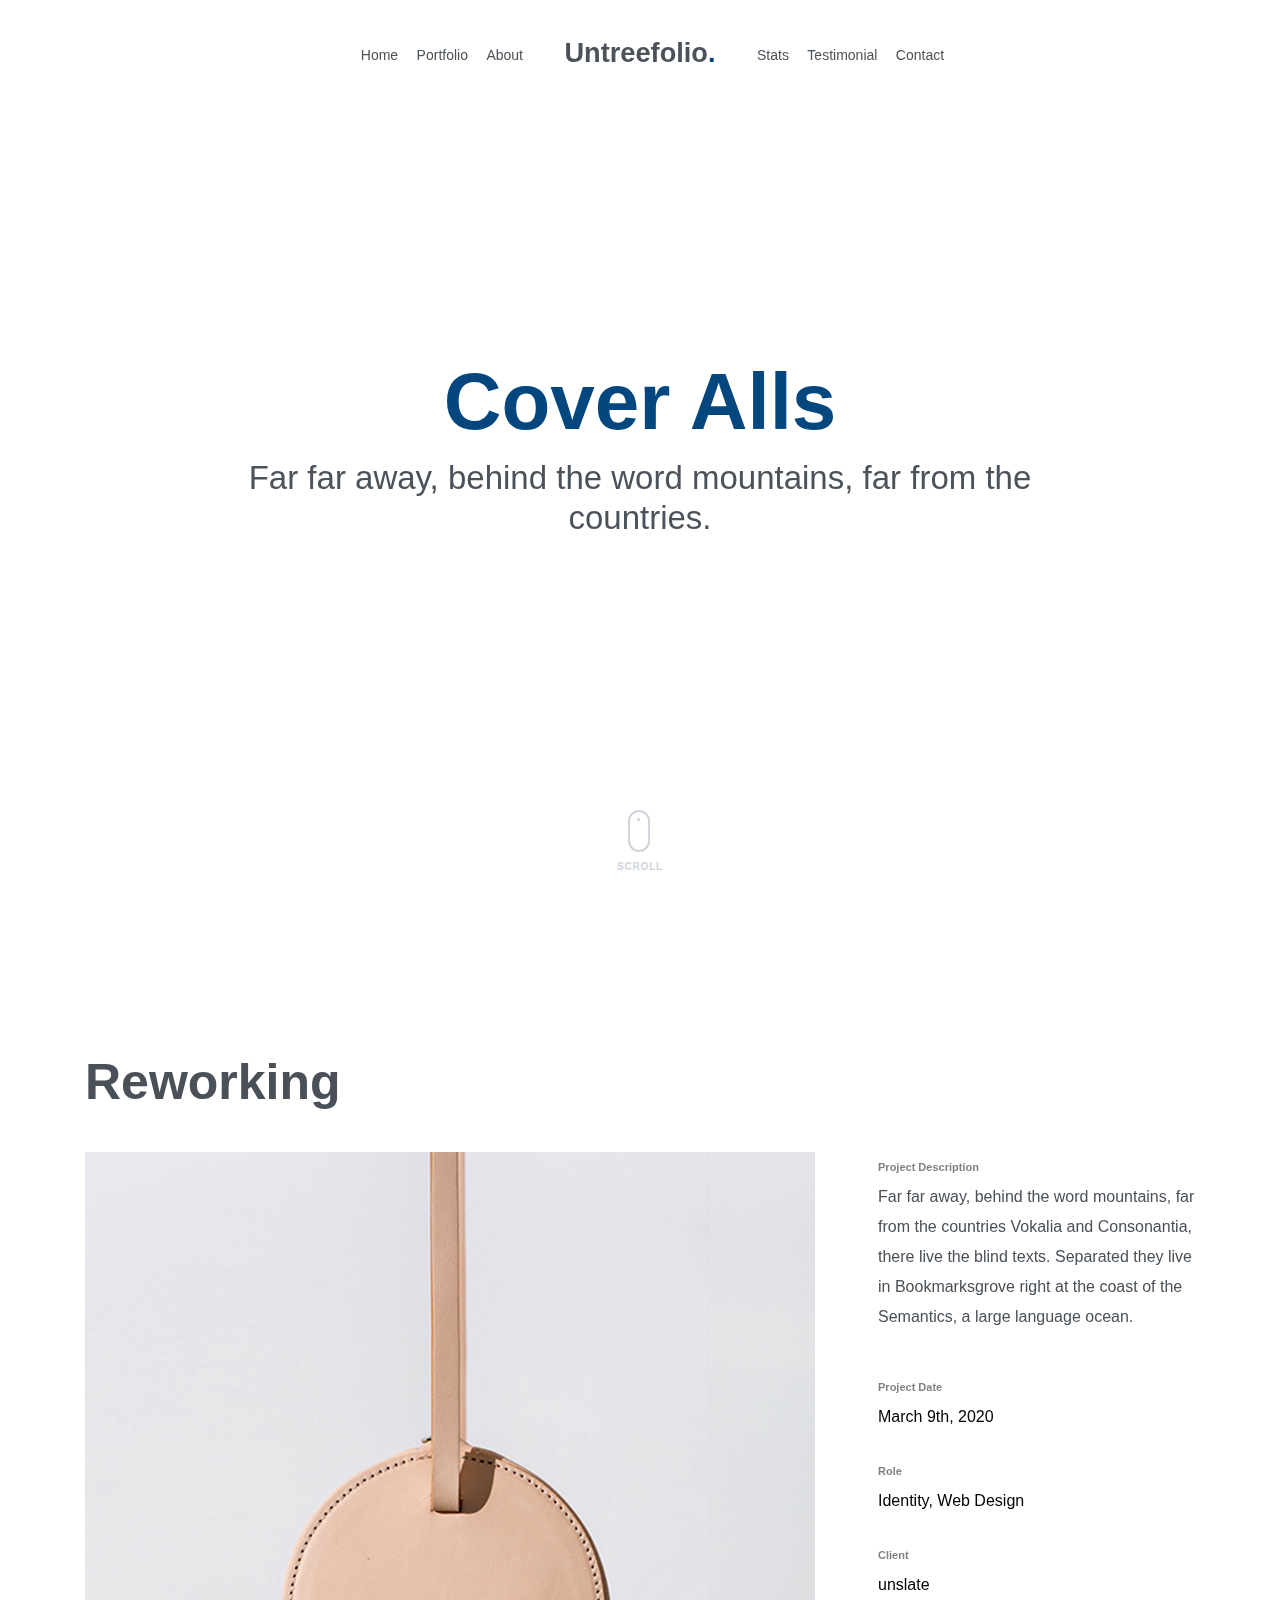
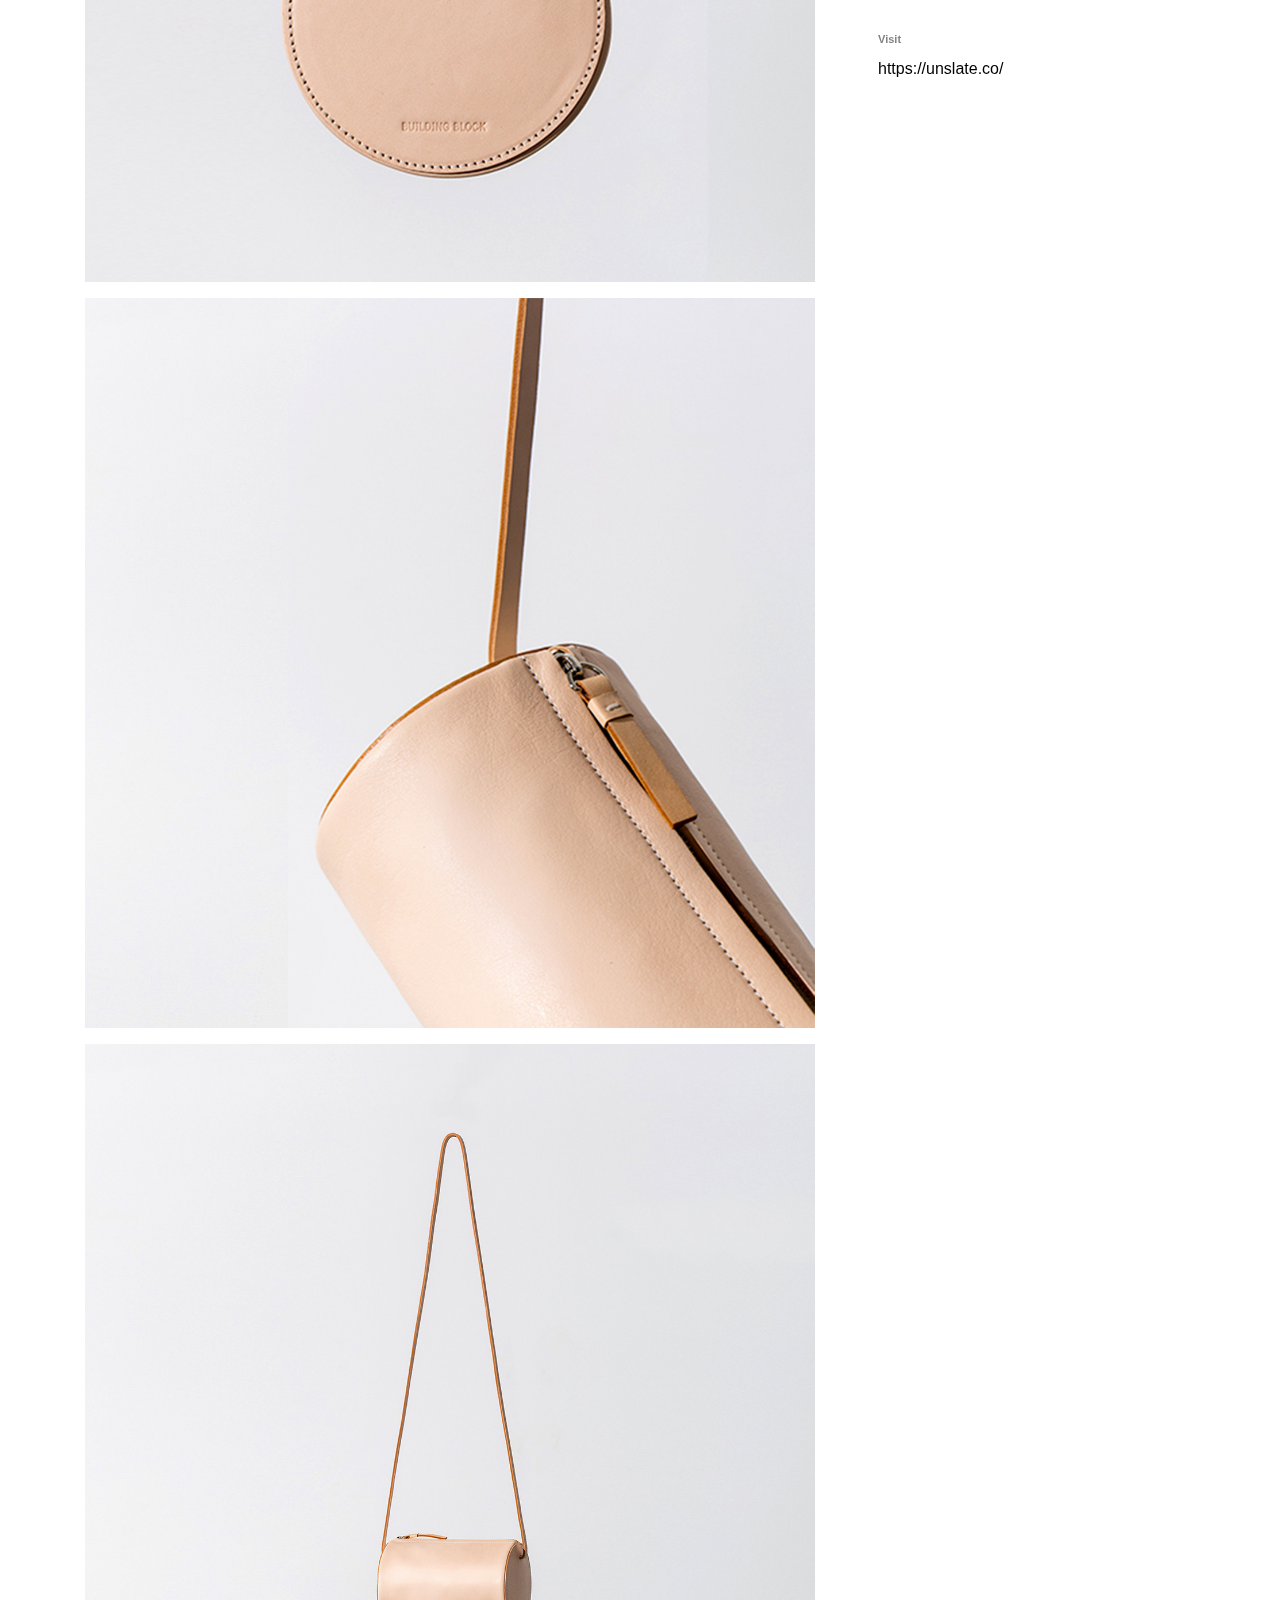
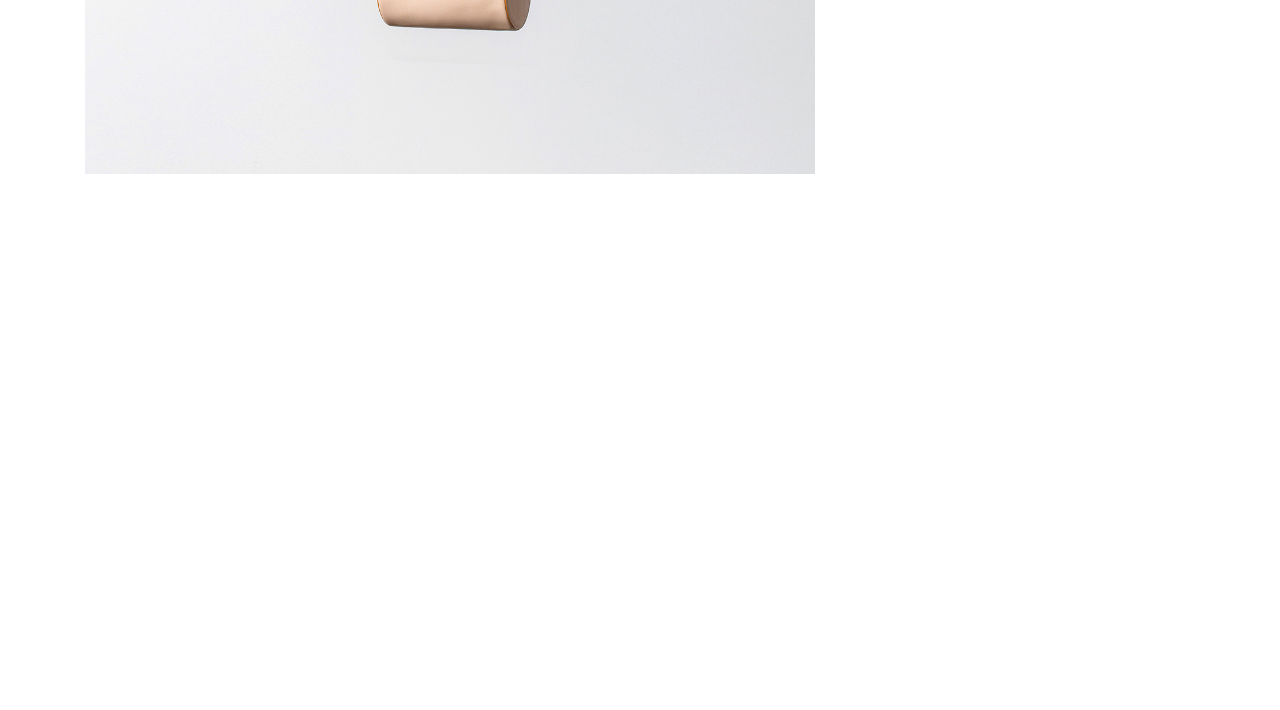
<file: WhiteSinglePageTemplate/untree.co-untreefolio/portfolio-single-3.html>
<!-- /*
* Template Name: Untreefolio
* Template Author: Untree.co
* Tempalte URI: https://untree.co/
* License: https://creativecommons.org/licenses/by/3.0/
*/ -->
<!doctype html>
<html lang="en">
<head>
  <meta charset="utf-8">
  <meta name="viewport" content="width=device-width, initial-scale=1, shrink-to-fit=no">
  <meta name="author" content="Untree.co">
  <link rel="shortcut icon" href="favicon.png">

  <meta name="description" content="" />
  <meta name="keywords" content="" />

  <link rel="stylesheet" href="css/vendor/icomoon/style.css">
  <link rel="stylesheet" href="css/vendor/owl.carousel.min.css">
  <link rel="stylesheet" href="css/vendor/aos.css">
  <link rel="stylesheet" href="css/vendor/animate.min.css">
  <link rel="stylesheet" href="css/vendor/bootstrap.min.css">
  <link rel="stylesheet" href="css/vendor/jquery.fancybox.min.css">

  <!-- Theme Style -->
  <link rel="stylesheet" href="css/style.css">

</head>

<body data-spy="scroll" data-target=".site-nav-target" data-offset="200">

  <nav class="unslate_co--site-mobile-menu">
    <div class="close-wrap d-flex">
      <a href="#" class="d-flex ml-auto js-menu-toggle">
        <span class="close-label">Close</span>
        <div class="close-times">
          <span class="bar1"></span>
          <span class="bar2"></span>
        </div>
      </a>
    </div>
    <div class="site-mobile-inner"></div>
  </nav>

  <div class="unslate_co--site-wrap">

    <div class="unslate_co--site-inner">

      <nav class="unslate_co--site-nav site-nav-target">

        <div class="container">
        
          <div class="row align-items-center justify-content-between text-left">
            <div class="col-md-5 text-right">
              <ul class="site-nav-ul js-clone-nav text-left d-none d-lg-inline-block">
                <li class="has-children">
                  <a href="#home-section" class="nav-link">Home</a>
                  <ul class="dropdown">
                    <li>
                      <a href="#">Menu 1</a>
                    </li>
                    <li>
                      <a href="#">Menu 2</a>
                    </li>
                    <li>
                      <a href="#">Menu 3</a>
                    </li>
                    <li>
                      <a href="#">Menu 4</a>
                    </li>
                    <li>
                      <a href="#">Menu 5</a>
                    </li>
                  </ul>
                </li>
                <li><a href="#portfolio-section" class="nav-link">Portfolio</a></li>
                <li><a href="#about-section" class="nav-link">About</a></li>
                
              </ul>
            </div>
            <div class="site-logo pos-absolute">
              <a href="index.html" class="unslate_co--site-logo">Untreefolio<span>.</span></a>
            </div>
            <div class="col-md-5 text-right text-lg-left">
              <ul class="site-nav-ul js-clone-nav text-left d-none d-lg-inline-block">
                <li><a href="#stats-section" class="nav-link">Stats</a></li>
                <li><a href="#testimonial-section" class="nav-link">Testimonial</a></li>
                
                <li><a href="#contact-section" class="nav-link">Contact</a></li>
              </ul>

              <ul class="site-nav-ul-none-onepage text-right d-inline-block d-lg-none">
                <li><a href="#" class="js-menu-toggle">Menu</a></li>
              </ul>

            </div>
          </div>
        </div>

      </nav>
      <!-- END nav -->

      <div class="cover-v1 gradient-bottom-black jarallax">
        <div class="container">
          <div class="row align-items-center">

            <div class="col-md-10 mx-auto text-center">
              <h1 class="heading" data-aos="fade-up">Cover Alls</h1>
              <h2 class="subheading" data-aos="fade-up" data-aos-delay="100">Far far away, behind the word mountains, far from the countries.</h2>
            </div>

          </div>
        </div>

        <!-- dov -->
        <a href="#portfolio-single-section" class="mouse-wrap smoothscroll">
          <span class="mouse">
            <span class="scroll"></span>
          </span>
          <span class="mouse-label">Scroll</span>
        </a>

      </div>
      <!-- END .cover-v1 -->

      <div class="container">
        <div class="portfolio-single-wrap unslate_co--section" id="portfolio-single-section">
          <div class="portfolio-single-inner">

            <h2 class="heading-portfolio-single-h2">Reworking</h2>

            <div class="row justify-content-between align-items-stretch">

              <div class="col-lg-8">
                <p><a href="images/work_2_full.jpg" data-fancybox="gal"><img src="images/work_2_full.jpg" alt="Image" class="img-fluid"></a></p>
                <p><a href="images/work_2_a_full.jpg" data-fancybox="gal"><img src="images/work_2_a_full.jpg" alt="Image" class="img-fluid"></a></p>
                <p><a href="images/work_2_b_full.jpg" data-fancybox="gal"><img src="images/work_2_b_full.jpg" alt="Image" class="img-fluid"></a></p>
              </div>
              <div class="col-lg-4 pl-lg-5">
                <div class="unslate_co--sticky">
                  <div class="row">
                    <div class="col-md-12 mb-4">
                      <div class="detail-v1">
                        <span class="detail-label">Project Description</span>
                        <p>Far far away, behind the word mountains, far from the countries Vokalia and Consonantia, there live the blind texts. Separated they live in Bookmarksgrove right at the coast of the Semantics, a large language ocean.</p>
                      </div>
                    </div>

                    <div class="col-md-12 mb-4">
                      <div class="detail-v1">
                        <span class="detail-label">Project Date</span>
                        <span class="detail-val">March 9th, 2020</span>
                      </div>
                    </div>
                    <div class="col-md-12 mb-4">
                      <div class="detail-v1">
                        <span class="detail-label">Role</span>
                        <span class="detail-val"><a href="#">Identity</a>, <a href="#">Web Design</a></span>
                      </div>
                    </div>
                    <div class="col-md-12 mb-4">
                      <div class="detail-v1">
                        <span class="detail-label">Client</span>
                        <span class="detail-val">unslate</span>
                      </div>
                    </div>
                    <div class="col-md-12 mb-4">
                      <div class="detail-v1">
                        <span class="detail-label">Visit</span>
                        <span class="detail-val"><a href="#">https://unslate.co/</a></span>
                      </div>
                    </div>
                  </div>
                </div> 
              </div>

            </div>

          </div>
        </div>
      </div>
    </div>

    <footer class="unslate_co--footer unslate_co--section">
        <div class="container">
          <div class="row justify-content-center">
            <div class="col-md-7">
              
              <div class="footer-site-logo"><a href="#">Untreefolio<span>.</span></a></div>

              <ul class="list-unstyled social-icons light">
          <li><a href="#"><span class="icon-facebook"></span></a></li>
          <li><a href="#"><span class="icon-twitter"></span></a></li>
          <li><a href="#"><span class="icon-linkedin"></span></a></li>
          <li><a href="#"><span class="icon-google"></span></a></li>
          <li><a href="#"><span class="icon-play"></span></a></li>
        </ul>

              <p class="site-copyright"><small>Copyright &copy;<script>document.write(new Date().getFullYear());</script>. All Rights Reserved. &mdash; Designed with love by <a href="https://untree.co" target="_blank" rel="nofollow noopener">Untree.co</a> &bullet; <a href="https://untree.co/license" target="_blank" rel="nofollow noopener">License</a> </small></p>

            </div>
          </div>
        </div>
      </footer>
  </div>

  <!-- Loader -->
  <div id="unslate_co--overlayer"></div>
  <div class="site-loader-wrap">
    <div class="site-loader"></div>
  </div>

  <script src="js/scripts-dist.js"></script>
  <script src="js/main.js"></script>

  
</body>

</html>
</file>
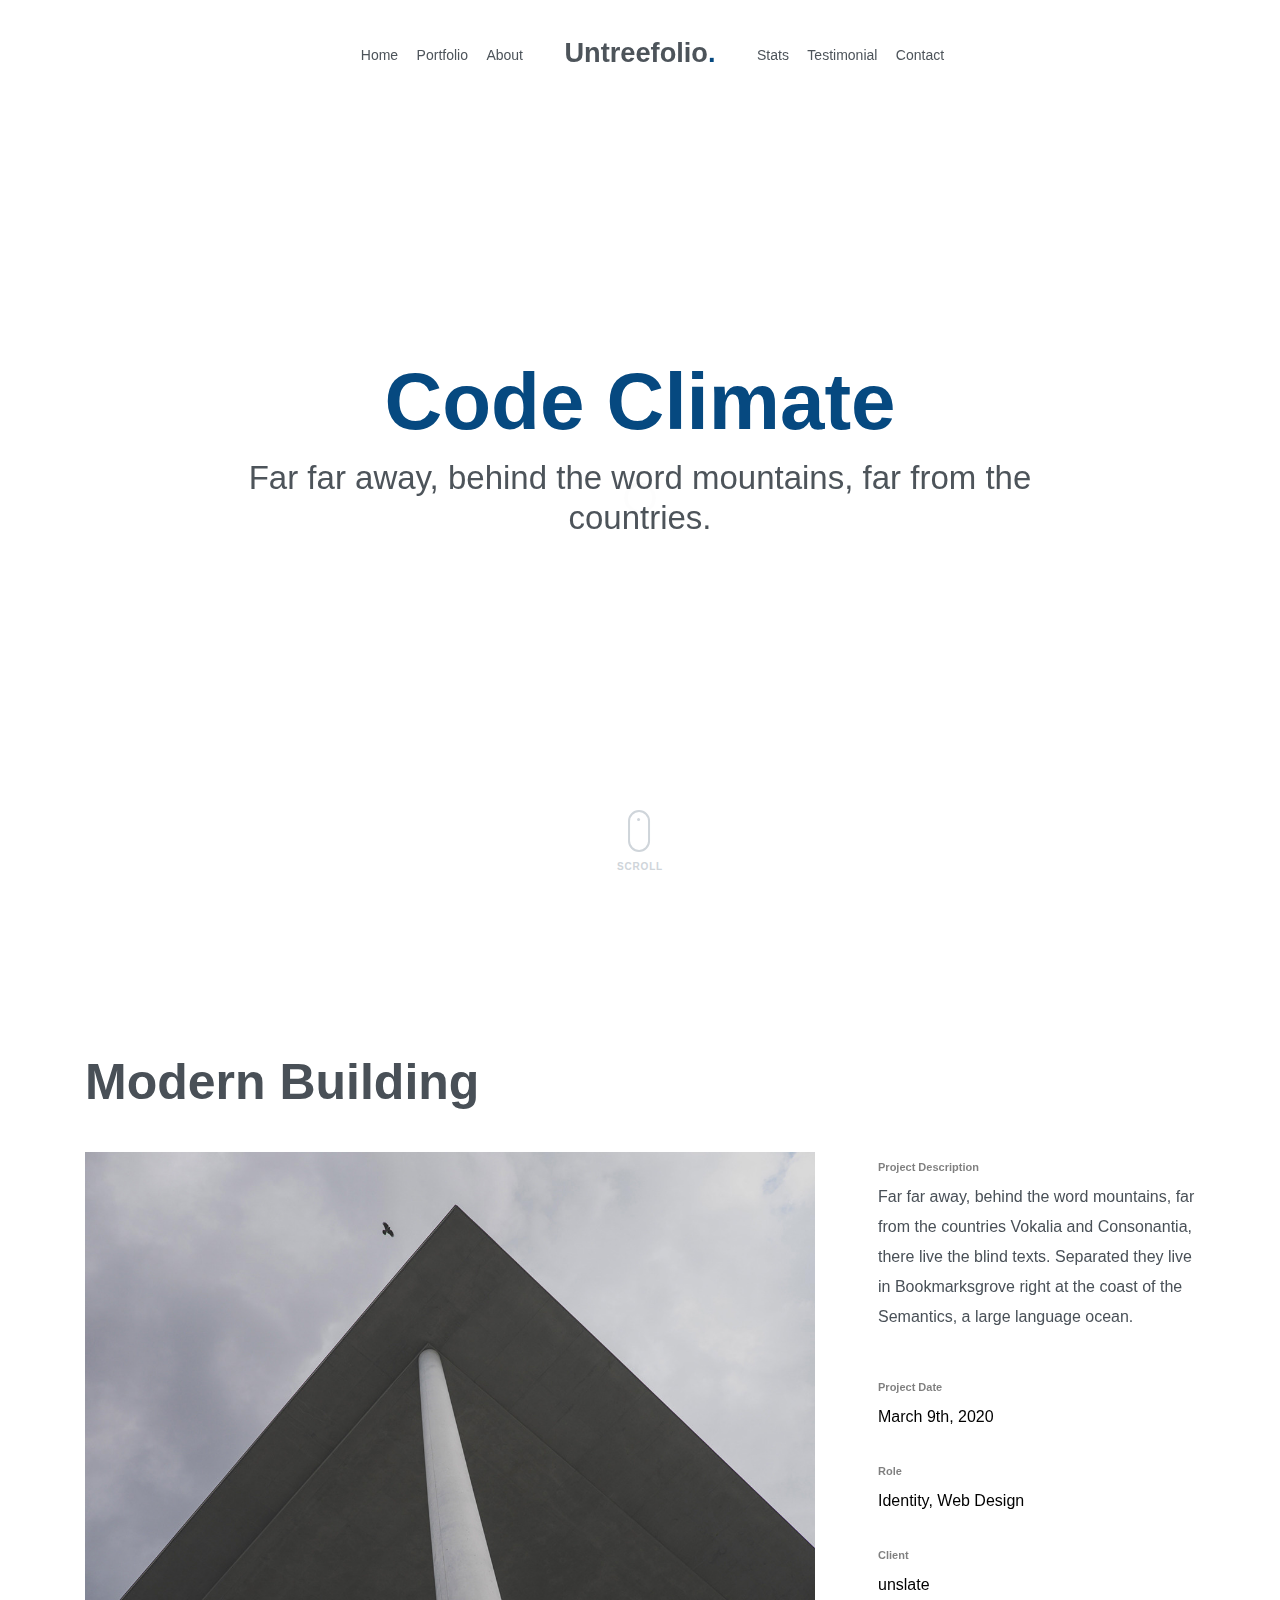
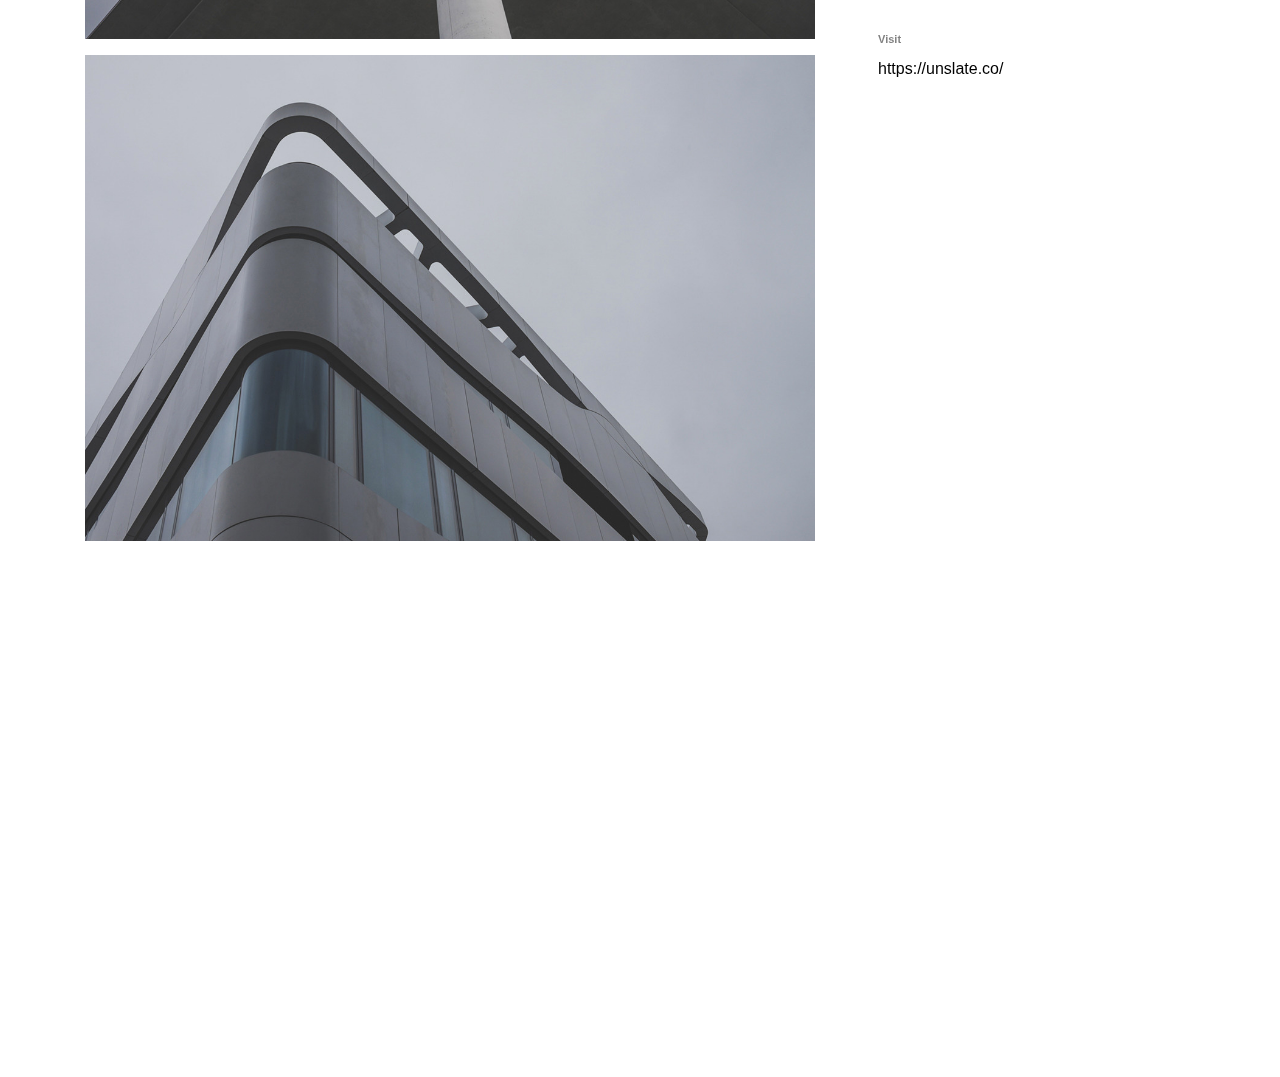
<file: WhiteSinglePageTemplate/untree.co-untreefolio/portfolio-single-4.html>
<!-- /*
* Template Name: Untreefolio
* Template Author: Untree.co
* Tempalte URI: https://untree.co/
* License: https://creativecommons.org/licenses/by/3.0/
*/ -->
<!doctype html>
<html lang="en">
<head>
  <meta charset="utf-8">
  <meta name="viewport" content="width=device-width, initial-scale=1, shrink-to-fit=no">
  <meta name="author" content="Untree.co">
  <link rel="shortcut icon" href="favicon.png">

  <meta name="description" content="" />
  <meta name="keywords" content="" />

  <link rel="stylesheet" href="css/vendor/icomoon/style.css">
  <link rel="stylesheet" href="css/vendor/owl.carousel.min.css">
  <link rel="stylesheet" href="css/vendor/aos.css">
  <link rel="stylesheet" href="css/vendor/animate.min.css">
  <link rel="stylesheet" href="css/vendor/bootstrap.min.css">
  <link rel="stylesheet" href="css/vendor/jquery.fancybox.min.css">

  <!-- Theme Style -->
  <link rel="stylesheet" href="css/style.css">

</head>

<body data-spy="scroll" data-target=".site-nav-target" data-offset="200">

  <nav class="unslate_co--site-mobile-menu">
    <div class="close-wrap d-flex">
      <a href="#" class="d-flex ml-auto js-menu-toggle">
        <span class="close-label">Close</span>
        <div class="close-times">
          <span class="bar1"></span>
          <span class="bar2"></span>
        </div>
      </a>
    </div>
    <div class="site-mobile-inner"></div>
  </nav>

  <div class="unslate_co--site-wrap">

    <div class="unslate_co--site-inner">

      <nav class="unslate_co--site-nav site-nav-target">

        <div class="container">
        
          <div class="row align-items-center justify-content-between text-left">
            <div class="col-md-5 text-right">
              <ul class="site-nav-ul js-clone-nav text-left d-none d-lg-inline-block">
                <li class="has-children">
                  <a href="#home-section" class="nav-link">Home</a>
                  <ul class="dropdown">
                    <li>
                      <a href="#">Menu 1</a>
                    </li>
                    <li>
                      <a href="#">Menu 2</a>
                    </li>
                    <li>
                      <a href="#">Menu 3</a>
                    </li>
                    <li>
                      <a href="#">Menu 4</a>
                    </li>
                    <li>
                      <a href="#">Menu 5</a>
                    </li>
                  </ul>
                </li>
                <li><a href="#portfolio-section" class="nav-link">Portfolio</a></li>
                <li><a href="#about-section" class="nav-link">About</a></li>
                
              </ul>
            </div>
            <div class="site-logo pos-absolute">
              <a href="index.html" class="unslate_co--site-logo">Untreefolio<span>.</span></a>
            </div>
            <div class="col-md-5 text-right text-lg-left">
              <ul class="site-nav-ul js-clone-nav text-left d-none d-lg-inline-block">
                <li><a href="#stats-section" class="nav-link">Stats</a></li>
                <li><a href="#testimonial-section" class="nav-link">Testimonial</a></li>
                
                <li><a href="#contact-section" class="nav-link">Contact</a></li>
              </ul>

              <ul class="site-nav-ul-none-onepage text-right d-inline-block d-lg-none">
                <li><a href="#" class="js-menu-toggle">Menu</a></li>
              </ul>

            </div>
          </div>
        </div>

      </nav>
      <!-- END nav -->

      <div class="cover-v1 gradient-bottom-black jarallax">
        <div class="container">
          <div class="row align-items-center">

            <div class="col-md-10 mx-auto text-center">
              <h1 class="heading" data-aos="fade-up">Code Climate</h1>
              <h2 class="subheading" data-aos="fade-up" data-aos-delay="100">Far far away, behind the word mountains, far from the countries.</h2>
            </div>

          </div>
        </div>

        <!-- dov -->
        <a href="#portfolio-single-section" class="mouse-wrap smoothscroll">
          <span class="mouse">
            <span class="scroll"></span>
          </span>
          <span class="mouse-label">Scroll</span>
        </a>

      </div>
      <!-- END .cover-v1 -->

      <div class="container">
        <div class="portfolio-single-wrap unslate_co--section" id="portfolio-single-section">
          <div class="portfolio-single-inner">

            <h2 class="heading-portfolio-single-h2">Modern Building</h2>

            <div class="row justify-content-between align-items-stretch">

              <div class="col-lg-8">
                <p><a href="images/work_3_a_full.jpg" data-fancybox="gal"><img src="images/work_3_a_full.jpg" alt="Image" class="img-fluid"></a></p>
                <p><a href="images/work_3_full.jpg" data-fancybox="gal"><img src="images/work_3_full.jpg" alt="Image" class="img-fluid"></a></p>
              </div>
              <div class="col-lg-4 pl-lg-5">
                <div class="unslate_co--sticky">
                  <div class="row">
                    <div class="col-md-12 mb-4">
                      <div class="detail-v1">
                        <span class="detail-label">Project Description</span>
                        <p>Far far away, behind the word mountains, far from the countries Vokalia and Consonantia, there live the blind texts. Separated they live in Bookmarksgrove right at the coast of the Semantics, a large language ocean.</p>
                      </div>
                    </div>

                    <div class="col-md-12 mb-4">
                      <div class="detail-v1">
                        <span class="detail-label">Project Date</span>
                        <span class="detail-val">March 9th, 2020</span>
                      </div>
                    </div>
                    <div class="col-md-12 mb-4">
                      <div class="detail-v1">
                        <span class="detail-label">Role</span>
                        <span class="detail-val"><a href="#">Identity</a>, <a href="#">Web Design</a></span>
                      </div>
                    </div>
                    <div class="col-md-12 mb-4">
                      <div class="detail-v1">
                        <span class="detail-label">Client</span>
                        <span class="detail-val">unslate</span>
                      </div>
                    </div>
                    <div class="col-md-12 mb-4">
                      <div class="detail-v1">
                        <span class="detail-label">Visit</span>
                        <span class="detail-val"><a href="#">https://unslate.co/</a></span>
                      </div>
                    </div>
                  </div>
                </div> 
              </div>

            </div>

          </div>
        </div>
      </div>
    </div> 

    <footer class="unslate_co--footer unslate_co--section">
        <div class="container">
          <div class="row justify-content-center">
            <div class="col-md-7">
              
              <div class="footer-site-logo"><a href="#">Untreefolio<span>.</span></a></div>

              <ul class="list-unstyled social-icons light">
          <li><a href="#"><span class="icon-facebook"></span></a></li>
          <li><a href="#"><span class="icon-twitter"></span></a></li>
          <li><a href="#"><span class="icon-linkedin"></span></a></li>
          <li><a href="#"><span class="icon-google"></span></a></li>
          <li><a href="#"><span class="icon-play"></span></a></li>
        </ul>

              <p class="site-copyright"><small>Copyright &copy;<script>document.write(new Date().getFullYear());</script>. All Rights Reserved. &mdash; Designed with love by <a href="https://untree.co" target="_blank" rel="nofollow noopener">Untree.co</a> &bullet; <a href="https://untree.co/license" target="_blank" rel="nofollow noopener">License</a> </small></p>

            </div>
          </div>
        </div>
      </footer>

  </div>

  <!-- Loader -->
  <div id="unslate_co--overlayer"></div>
  <div class="site-loader-wrap">
    <div class="site-loader"></div>
  </div>

  <script src="js/scripts-dist.js"></script>
  <script src="js/main.js"></script>


</body>

</html>
</file>
<file: WhiteSinglePageTemplate/untree.co-untreefolio/css/vendor/icomoon/style.css>
@font-face {
  font-family: 'icomoon';
  src:  url('fonts/icomoon.eot?10si43');
  src:  url('fonts/icomoon.eot?10si43#iefix') format('embedded-opentype'),
    url('fonts/icomoon.ttf?10si43') format('truetype'),
    url('fonts/icomoon.woff?10si43') format('woff'),
    url('fonts/icomoon.svg?10si43#icomoon') format('svg');
  font-weight: normal;
  font-style: normal;
}

[class^="icon-"], [class*=" icon-"] {
  /* use !important to prevent issues with browser extensions that change fonts */
  font-family: 'icomoon' !important;
  speak: none;
  font-style: normal;
  font-weight: normal;
  font-variant: normal;
  text-transform: none;
  line-height: 1;

  /* Better Font Rendering =========== */
  -webkit-font-smoothing: antialiased;
  -moz-osx-font-smoothing: grayscale;
}

.icon-asterisk:before {
  content: "\f069";
}
.icon-plus:before {
  content: "\f067";
}
.icon-question:before {
  content: "\f128";
}
.icon-minus:before {
  content: "\f068";
}
.icon-glass:before {
  content: "\f000";
}
.icon-music:before {
  content: "\f001";
}
.icon-search:before {
  content: "\f002";
}
.icon-envelope-o:before {
  content: "\f003";
}
.icon-heart:before {
  content: "\f004";
}
.icon-star:before {
  content: "\f005";
}
.icon-star-o:before {
  content: "\f006";
}
.icon-user:before {
  content: "\f007";
}
.icon-film:before {
  content: "\f008";
}
.icon-th-large:before {
  content: "\f009";
}
.icon-th:before {
  content: "\f00a";
}
.icon-th-list:before {
  content: "\f00b";
}
.icon-check:before {
  content: "\f00c";
}
.icon-close:before {
  content: "\f00d";
}
.icon-remove:before {
  content: "\f00d";
}
.icon-times:before {
  content: "\f00d";
}
.icon-search-plus:before {
  content: "\f00e";
}
.icon-search-minus:before {
  content: "\f010";
}
.icon-power-off:before {
  content: "\f011";
}
.icon-signal:before {
  content: "\f012";
}
.icon-cog:before {
  content: "\f013";
}
.icon-gear:before {
  content: "\f013";
}
.icon-trash-o:before {
  content: "\f014";
}
.icon-home:before {
  content: "\f015";
}
.icon-file-o:before {
  content: "\f016";
}
.icon-clock-o:before {
  content: "\f017";
}
.icon-road:before {
  content: "\f018";
}
.icon-download:before {
  content: "\f019";
}
.icon-arrow-circle-o-down:before {
  content: "\f01a";
}
.icon-arrow-circle-o-up:before {
  content: "\f01b";
}
.icon-inbox:before {
  content: "\f01c";
}
.icon-play-circle-o:before {
  content: "\f01d";
}
.icon-repeat:before {
  content: "\f01e";
}
.icon-rotate-right:before {
  content: "\f01e";
}
.icon-refresh:before {
  content: "\f021";
}
.icon-list-alt:before {
  content: "\f022";
}
.icon-lock:before {
  content: "\f023";
}
.icon-flag:before {
  content: "\f024";
}
.icon-headphones:before {
  content: "\f025";
}
.icon-volume-off:before {
  content: "\f026";
}
.icon-volume-down:before {
  content: "\f027";
}
.icon-volume-up:before {
  content: "\f028";
}
.icon-qrcode:before {
  content: "\f029";
}
.icon-barcode:before {
  content: "\f02a";
}
.icon-tag:before {
  content: "\f02b";
}
.icon-tags:before {
  content: "\f02c";
}
.icon-book:before {
  content: "\f02d";
}
.icon-bookmark:before {
  content: "\f02e";
}
.icon-print:before {
  content: "\f02f";
}
.icon-camera:before {
  content: "\f030";
}
.icon-font:before {
  content: "\f031";
}
.icon-bold:before {
  content: "\f032";
}
.icon-italic:before {
  content: "\f033";
}
.icon-text-height:before {
  content: "\f034";
}
.icon-text-width:before {
  content: "\f035";
}
.icon-align-left:before {
  content: "\f036";
}
.icon-align-center:before {
  content: "\f037";
}
.icon-align-right:before {
  content: "\f038";
}
.icon-align-justify:before {
  content: "\f039";
}
.icon-list:before {
  content: "\f03a";
}
.icon-dedent:before {
  content: "\f03b";
}
.icon-outdent:before {
  content: "\f03b";
}
.icon-indent:before {
  content: "\f03c";
}
.icon-video-camera:before {
  content: "\f03d";
}
.icon-image:before {
  content: "\f03e";
}
.icon-photo:before {
  content: "\f03e";
}
.icon-picture-o:before {
  content: "\f03e";
}
.icon-pencil:before {
  content: "\f040";
}
.icon-map-marker:before {
  content: "\f041";
}
.icon-adjust:before {
  content: "\f042";
}
.icon-tint:before {
  content: "\f043";
}
.icon-edit:before {
  content: "\f044";
}
.icon-pencil-square-o:before {
  content: "\f044";
}
.icon-share-square-o:before {
  content: "\f045";
}
.icon-check-square-o:before {
  content: "\f046";
}
.icon-arrows:before {
  content: "\f047";
}
.icon-step-backward:before {
  content: "\f048";
}
.icon-fast-backward:before {
  content: "\f049";
}
.icon-backward:before {
  content: "\f04a";
}
.icon-play:before {
  content: "\f04b";
}
.icon-pause:before {
  content: "\f04c";
}
.icon-stop:before {
  content: "\f04d";
}
.icon-forward:before {
  content: "\f04e";
}
.icon-fast-forward:before {
  content: "\f050";
}
.icon-step-forward:before {
  content: "\f051";
}
.icon-eject:before {
  content: "\f052";
}
.icon-chevron-left:before {
  content: "\f053";
}
.icon-chevron-right:before {
  content: "\f054";
}
.icon-plus-circle:before {
  content: "\f055";
}
.icon-minus-circle:before {
  content: "\f056";
}
.icon-times-circle:before {
  content: "\f057";
}
.icon-check-circle:before {
  content: "\f058";
}
.icon-question-circle:before {
  content: "\f059";
}
.icon-info-circle:before {
  content: "\f05a";
}
.icon-crosshairs:before {
  content: "\f05b";
}
.icon-times-circle-o:before {
  content: "\f05c";
}
.icon-check-circle-o:before {
  content: "\f05d";
}
.icon-ban:before {
  content: "\f05e";
}
.icon-arrow-left:before {
  content: "\f060";
}
.icon-arrow-right:before {
  content: "\f061";
}
.icon-arrow-up:before {
  content: "\f062";
}
.icon-arrow-down:before {
  content: "\f063";
}
.icon-mail-forward:before {
  content: "\f064";
}
.icon-share:before {
  content: "\f064";
}
.icon-expand:before {
  content: "\f065";
}
.icon-compress:before {
  content: "\f066";
}
.icon-exclamation-circle:before {
  content: "\f06a";
}
.icon-gift:before {
  content: "\f06b";
}
.icon-leaf:before {
  content: "\f06c";
}
.icon-fire:before {
  content: "\f06d";
}
.icon-eye:before {
  content: "\f06e";
}
.icon-eye-slash:before {
  content: "\f070";
}
.icon-exclamation-triangle:before {
  content: "\f071";
}
.icon-warning:before {
  content: "\f071";
}
.icon-plane:before {
  content: "\f072";
}
.icon-calendar:before {
  content: "\f073";
}
.icon-random:before {
  content: "\f074";
}
.icon-comment:before {
  content: "\f075";
}
.icon-magnet:before {
  content: "\f076";
}
.icon-chevron-up:before {
  content: "\f077";
}
.icon-chevron-down:before {
  content: "\f078";
}
.icon-retweet:before {
  content: "\f079";
}
.icon-shopping-cart:before {
  content: "\f07a";
}
.icon-folder:before {
  content: "\f07b";
}
.icon-folder-open:before {
  content: "\f07c";
}
.icon-arrows-v:before {
  content: "\f07d";
}
.icon-arrows-h:before {
  content: "\f07e";
}
.icon-bar-chart:before {
  content: "\f080";
}
.icon-bar-chart-o:before {
  content: "\f080";
}
.icon-twitter-square:before {
  content: "\f081";
}
.icon-facebook-square:before {
  content: "\f082";
}
.icon-camera-retro:before {
  content: "\f083";
}
.icon-key:before {
  content: "\f084";
}
.icon-cogs:before {
  content: "\f085";
}
.icon-gears:before {
  content: "\f085";
}
.icon-comments:before {
  content: "\f086";
}
.icon-thumbs-o-up:before {
  content: "\f087";
}
.icon-thumbs-o-down:before {
  content: "\f088";
}
.icon-star-half:before {
  content: "\f089";
}
.icon-heart-o:before {
  content: "\f08a";
}
.icon-sign-out:before {
  content: "\f08b";
}
.icon-linkedin-square:before {
  content: "\f08c";
}
.icon-thumb-tack:before {
  content: "\f08d";
}
.icon-external-link:before {
  content: "\f08e";
}
.icon-sign-in:before {
  content: "\f090";
}
.icon-trophy:before {
  content: "\f091";
}
.icon-github-square:before {
  content: "\f092";
}
.icon-upload:before {
  content: "\f093";
}
.icon-lemon-o:before {
  content: "\f094";
}
.icon-phone:before {
  content: "\f095";
}
.icon-square-o:before {
  content: "\f096";
}
.icon-bookmark-o:before {
  content: "\f097";
}
.icon-phone-square:before {
  content: "\f098";
}
.icon-twitter:before {
  content: "\f099";
}
.icon-facebook:before {
  content: "\f09a";
}
.icon-facebook-f:before {
  content: "\f09a";
}
.icon-github:before {
  content: "\f09b";
}
.icon-unlock:before {
  content: "\f09c";
}
.icon-credit-card:before {
  content: "\f09d";
}
.icon-feed:before {
  content: "\f09e";
}
.icon-rss:before {
  content: "\f09e";
}
.icon-hdd-o:before {
  content: "\f0a0";
}
.icon-bullhorn:before {
  content: "\f0a1";
}
.icon-bell-o:before {
  content: "\f0a2";
}
.icon-certificate:before {
  content: "\f0a3";
}
.icon-hand-o-right:before {
  content: "\f0a4";
}
.icon-hand-o-left:before {
  content: "\f0a5";
}
.icon-hand-o-up:before {
  content: "\f0a6";
}
.icon-hand-o-down:before {
  content: "\f0a7";
}
.icon-arrow-circle-left:before {
  content: "\f0a8";
}
.icon-arrow-circle-right:before {
  content: "\f0a9";
}
.icon-arrow-circle-up:before {
  content: "\f0aa";
}
.icon-arrow-circle-down:before {
  content: "\f0ab";
}
.icon-globe:before {
  content: "\f0ac";
}
.icon-wrench:before {
  content: "\f0ad";
}
.icon-tasks:before {
  content: "\f0ae";
}
.icon-filter:before {
  content: "\f0b0";
}
.icon-briefcase:before {
  content: "\f0b1";
}
.icon-arrows-alt:before {
  content: "\f0b2";
}
.icon-group:before {
  content: "\f0c0";
}
.icon-users:before {
  content: "\f0c0";
}
.icon-chain:before {
  content: "\f0c1";
}
.icon-link:before {
  content: "\f0c1";
}
.icon-cloud:before {
  content: "\f0c2";
}
.icon-flask:before {
  content: "\f0c3";
}
.icon-cut:before {
  content: "\f0c4";
}
.icon-scissors:before {
  content: "\f0c4";
}
.icon-copy:before {
  content: "\f0c5";
}
.icon-files-o:before {
  content: "\f0c5";
}
.icon-paperclip:before {
  content: "\f0c6";
}
.icon-floppy-o:before {
  content: "\f0c7";
}
.icon-save:before {
  content: "\f0c7";
}
.icon-square:before {
  content: "\f0c8";
}
.icon-bars:before {
  content: "\f0c9";
}
.icon-navicon:before {
  content: "\f0c9";
}
.icon-reorder:before {
  content: "\f0c9";
}
.icon-list-ul:before {
  content: "\f0ca";
}
.icon-list-ol:before {
  content: "\f0cb";
}
.icon-strikethrough:before {
  content: "\f0cc";
}
.icon-underline:before {
  content: "\f0cd";
}
.icon-table:before {
  content: "\f0ce";
}
.icon-magic:before {
  content: "\f0d0";
}
.icon-truck:before {
  content: "\f0d1";
}
.icon-pinterest:before {
  content: "\f0d2";
}
.icon-pinterest-square:before {
  content: "\f0d3";
}
.icon-google-plus-square:before {
  content: "\f0d4";
}
.icon-google-plus:before {
  content: "\f0d5";
}
.icon-money:before {
  content: "\f0d6";
}
.icon-caret-down:before {
  content: "\f0d7";
}
.icon-caret-up:before {
  content: "\f0d8";
}
.icon-caret-left:before {
  content: "\f0d9";
}
.icon-caret-right:before {
  content: "\f0da";
}
.icon-columns:before {
  content: "\f0db";
}
.icon-sort:before {
  content: "\f0dc";
}
.icon-unsorted:before {
  content: "\f0dc";
}
.icon-sort-desc:before {
  content: "\f0dd";
}
.icon-sort-down:before {
  content: "\f0dd";
}
.icon-sort-asc:before {
  content: "\f0de";
}
.icon-sort-up:before {
  content: "\f0de";
}
.icon-envelope:before {
  content: "\f0e0";
}
.icon-linkedin:before {
  content: "\f0e1";
}
.icon-rotate-left:before {
  content: "\f0e2";
}
.icon-undo:before {
  content: "\f0e2";
}
.icon-gavel:before {
  content: "\f0e3";
}
.icon-legal:before {
  content: "\f0e3";
}
.icon-dashboard:before {
  content: "\f0e4";
}
.icon-tachometer:before {
  content: "\f0e4";
}
.icon-comment-o:before {
  content: "\f0e5";
}
.icon-comments-o:before {
  content: "\f0e6";
}
.icon-bolt:before {
  content: "\f0e7";
}
.icon-flash:before {
  content: "\f0e7";
}
.icon-sitemap:before {
  content: "\f0e8";
}
.icon-umbrella:before {
  content: "\f0e9";
}
.icon-clipboard:before {
  content: "\f0ea";
}
.icon-paste:before {
  content: "\f0ea";
}
.icon-lightbulb-o:before {
  content: "\f0eb";
}
.icon-exchange:before {
  content: "\f0ec";
}
.icon-cloud-download:before {
  content: "\f0ed";
}
.icon-cloud-upload:before {
  content: "\f0ee";
}
.icon-user-md:before {
  content: "\f0f0";
}
.icon-stethoscope:before {
  content: "\f0f1";
}
.icon-suitcase:before {
  content: "\f0f2";
}
.icon-bell:before {
  content: "\f0f3";
}
.icon-coffee:before {
  content: "\f0f4";
}
.icon-cutlery:before {
  content: "\f0f5";
}
.icon-file-text-o:before {
  content: "\f0f6";
}
.icon-building-o:before {
  content: "\f0f7";
}
.icon-hospital-o:before {
  content: "\f0f8";
}
.icon-ambulance:before {
  content: "\f0f9";
}
.icon-medkit:before {
  content: "\f0fa";
}
.icon-fighter-jet:before {
  content: "\f0fb";
}
.icon-beer:before {
  content: "\f0fc";
}
.icon-h-square:before {
  content: "\f0fd";
}
.icon-plus-square:before {
  content: "\f0fe";
}
.icon-angle-double-left:before {
  content: "\f100";
}
.icon-angle-double-right:before {
  content: "\f101";
}
.icon-angle-double-up:before {
  content: "\f102";
}
.icon-angle-double-down:before {
  content: "\f103";
}
.icon-angle-left:before {
  content: "\f104";
}
.icon-angle-right:before {
  content: "\f105";
}
.icon-angle-up:before {
  content: "\f106";
}
.icon-angle-down:before {
  content: "\f107";
}
.icon-desktop:before {
  content: "\f108";
}
.icon-laptop:before {
  content: "\f109";
}
.icon-tablet:before {
  content: "\f10a";
}
.icon-mobile:before {
  content: "\f10b";
}
.icon-mobile-phone:before {
  content: "\f10b";
}
.icon-circle-o:before {
  content: "\f10c";
}
.icon-quote-left:before {
  content: "\f10d";
}
.icon-quote-right:before {
  content: "\f10e";
}
.icon-spinner:before {
  content: "\f110";
}
.icon-circle:before {
  content: "\f111";
}
.icon-mail-reply:before {
  content: "\f112";
}
.icon-reply:before {
  content: "\f112";
}
.icon-github-alt:before {
  content: "\f113";
}
.icon-folder-o:before {
  content: "\f114";
}
.icon-folder-open-o:before {
  content: "\f115";
}
.icon-smile-o:before {
  content: "\f118";
}
.icon-frown-o:before {
  content: "\f119";
}
.icon-meh-o:before {
  content: "\f11a";
}
.icon-gamepad:before {
  content: "\f11b";
}
.icon-keyboard-o:before {
  content: "\f11c";
}
.icon-flag-o:before {
  content: "\f11d";
}
.icon-flag-checkered:before {
  content: "\f11e";
}
.icon-terminal:before {
  content: "\f120";
}
.icon-code:before {
  content: "\f121";
}
.icon-mail-reply-all:before {
  content: "\f122";
}
.icon-reply-all:before {
  content: "\f122";
}
.icon-star-half-empty:before {
  content: "\f123";
}
.icon-star-half-full:before {
  content: "\f123";
}
.icon-star-half-o:before {
  content: "\f123";
}
.icon-location-arrow:before {
  content: "\f124";
}
.icon-crop:before {
  content: "\f125";
}
.icon-code-fork:before {
  content: "\f126";
}
.icon-chain-broken:before {
  content: "\f127";
}
.icon-unlink:before {
  content: "\f127";
}
.icon-info:before {
  content: "\f129";
}
.icon-exclamation:before {
  content: "\f12a";
}
.icon-superscript:before {
  content: "\f12b";
}
.icon-subscript:before {
  content: "\f12c";
}
.icon-eraser:before {
  content: "\f12d";
}
.icon-puzzle-piece:before {
  content: "\f12e";
}
.icon-microphone:before {
  content: "\f130";
}
.icon-microphone-slash:before {
  content: "\f131";
}
.icon-shield:before {
  content: "\f132";
}
.icon-calendar-o:before {
  content: "\f133";
}
.icon-fire-extinguisher:before {
  content: "\f134";
}
.icon-rocket:before {
  content: "\f135";
}
.icon-maxcdn:before {
  content: "\f136";
}
.icon-chevron-circle-left:before {
  content: "\f137";
}
.icon-chevron-circle-right:before {
  content: "\f138";
}
.icon-chevron-circle-up:before {
  content: "\f139";
}
.icon-chevron-circle-down:before {
  content: "\f13a";
}
.icon-html5:before {
  content: "\f13b";
}
.icon-css3:before {
  content: "\f13c";
}
.icon-anchor:before {
  content: "\f13d";
}
.icon-unlock-alt:before {
  content: "\f13e";
}
.icon-bullseye:before {
  content: "\f140";
}
.icon-ellipsis-h:before {
  content: "\f141";
}
.icon-ellipsis-v:before {
  content: "\f142";
}
.icon-rss-square:before {
  content: "\f143";
}
.icon-play-circle:before {
  content: "\f144";
}
.icon-ticket:before {
  content: "\f145";
}
.icon-minus-square:before {
  content: "\f146";
}
.icon-minus-square-o:before {
  content: "\f147";
}
.icon-level-up:before {
  content: "\f148";
}
.icon-level-down:before {
  content: "\f149";
}
.icon-check-square:before {
  content: "\f14a";
}
.icon-pencil-square:before {
  content: "\f14b";
}
.icon-external-link-square:before {
  content: "\f14c";
}
.icon-share-square:before {
  content: "\f14d";
}
.icon-compass:before {
  content: "\f14e";
}
.icon-caret-square-o-down:before {
  content: "\f150";
}
.icon-toggle-down:before {
  content: "\f150";
}
.icon-caret-square-o-up:before {
  content: "\f151";
}
.icon-toggle-up:before {
  content: "\f151";
}
.icon-caret-square-o-right:before {
  content: "\f152";
}
.icon-toggle-right:before {
  content: "\f152";
}
.icon-eur:before {
  content: "\f153";
}
.icon-euro:before {
  content: "\f153";
}
.icon-gbp:before {
  content: "\f154";
}
.icon-dollar:before {
  content: "\f155";
}
.icon-usd:before {
  content: "\f155";
}
.icon-inr:before {
  content: "\f156";
}
.icon-rupee:before {
  content: "\f156";
}
.icon-cny:before {
  content: "\f157";
}
.icon-jpy:before {
  content: "\f157";
}
.icon-rmb:before {
  content: "\f157";
}
.icon-yen:before {
  content: "\f157";
}
.icon-rouble:before {
  content: "\f158";
}
.icon-rub:before {
  content: "\f158";
}
.icon-ruble:before {
  content: "\f158";
}
.icon-krw:before {
  content: "\f159";
}
.icon-won:before {
  content: "\f159";
}
.icon-bitcoin:before {
  content: "\f15a";
}
.icon-btc:before {
  content: "\f15a";
}
.icon-file:before {
  content: "\f15b";
}
.icon-file-text:before {
  content: "\f15c";
}
.icon-sort-alpha-asc:before {
  content: "\f15d";
}
.icon-sort-alpha-desc:before {
  content: "\f15e";
}
.icon-sort-amount-asc:before {
  content: "\f160";
}
.icon-sort-amount-desc:before {
  content: "\f161";
}
.icon-sort-numeric-asc:before {
  content: "\f162";
}
.icon-sort-numeric-desc:before {
  content: "\f163";
}
.icon-thumbs-up:before {
  content: "\f164";
}
.icon-thumbs-down:before {
  content: "\f165";
}
.icon-youtube-square:before {
  content: "\f166";
}
.icon-youtube:before {
  content: "\f167";
}
.icon-xing:before {
  content: "\f168";
}
.icon-xing-square:before {
  content: "\f169";
}
.icon-youtube-play:before {
  content: "\f16a";
}
.icon-dropbox:before {
  content: "\f16b";
}
.icon-stack-overflow:before {
  content: "\f16c";
}
.icon-instagram:before {
  content: "\f16d";
}
.icon-flickr:before {
  content: "\f16e";
}
.icon-adn:before {
  content: "\f170";
}
.icon-bitbucket:before {
  content: "\f171";
}
.icon-bitbucket-square:before {
  content: "\f172";
}
.icon-tumblr:before {
  content: "\f173";
}
.icon-tumblr-square:before {
  content: "\f174";
}
.icon-long-arrow-down:before {
  content: "\f175";
}
.icon-long-arrow-up:before {
  content: "\f176";
}
.icon-long-arrow-left:before {
  content: "\f177";
}
.icon-long-arrow-right:before {
  content: "\f178";
}
.icon-apple:before {
  content: "\f179";
}
.icon-windows:before {
  content: "\f17a";
}
.icon-android:before {
  content: "\f17b";
}
.icon-linux:before {
  content: "\f17c";
}
.icon-dribbble:before {
  content: "\f17d";
}
.icon-skype:before {
  content: "\f17e";
}
.icon-foursquare:before {
  content: "\f180";
}
.icon-trello:before {
  content: "\f181";
}
.icon-female:before {
  content: "\f182";
}
.icon-male:before {
  content: "\f183";
}
.icon-gittip:before {
  content: "\f184";
}
.icon-gratipay:before {
  content: "\f184";
}
.icon-sun-o:before {
  content: "\f185";
}
.icon-moon-o:before {
  content: "\f186";
}
.icon-archive:before {
  content: "\f187";
}
.icon-bug:before {
  content: "\f188";
}
.icon-vk:before {
  content: "\f189";
}
.icon-weibo:before {
  content: "\f18a";
}
.icon-renren:before {
  content: "\f18b";
}
.icon-pagelines:before {
  content: "\f18c";
}
.icon-stack-exchange:before {
  content: "\f18d";
}
.icon-arrow-circle-o-right:before {
  content: "\f18e";
}
.icon-arrow-circle-o-left:before {
  content: "\f190";
}
.icon-caret-square-o-left:before {
  content: "\f191";
}
.icon-toggle-left:before {
  content: "\f191";
}
.icon-dot-circle-o:before {
  content: "\f192";
}
.icon-wheelchair:before {
  content: "\f193";
}
.icon-vimeo-square:before {
  content: "\f194";
}
.icon-try:before {
  content: "\f195";
}
.icon-turkish-lira:before {
  content: "\f195";
}
.icon-plus-square-o:before {
  content: "\f196";
}
.icon-space-shuttle:before {
  content: "\f197";
}
.icon-slack:before {
  content: "\f198";
}
.icon-envelope-square:before {
  content: "\f199";
}
.icon-wordpress:before {
  content: "\f19a";
}
.icon-openid:before {
  content: "\f19b";
}
.icon-bank:before {
  content: "\f19c";
}
.icon-institution:before {
  content: "\f19c";
}
.icon-university:before {
  content: "\f19c";
}
.icon-graduation-cap:before {
  content: "\f19d";
}
.icon-mortar-board:before {
  content: "\f19d";
}
.icon-yahoo:before {
  content: "\f19e";
}
.icon-google:before {
  content: "\f1a0";
}
.icon-reddit:before {
  content: "\f1a1";
}
.icon-reddit-square:before {
  content: "\f1a2";
}
.icon-stumbleupon-circle:before {
  content: "\f1a3";
}
.icon-stumbleupon:before {
  content: "\f1a4";
}
.icon-delicious:before {
  content: "\f1a5";
}
.icon-digg:before {
  content: "\f1a6";
}
.icon-pied-piper-pp:before {
  content: "\f1a7";
}
.icon-pied-piper-alt:before {
  content: "\f1a8";
}
.icon-drupal:before {
  content: "\f1a9";
}
.icon-joomla:before {
  content: "\f1aa";
}
.icon-language:before {
  content: "\f1ab";
}
.icon-fax:before {
  content: "\f1ac";
}
.icon-building:before {
  content: "\f1ad";
}
.icon-child:before {
  content: "\f1ae";
}
.icon-paw:before {
  content: "\f1b0";
}
.icon-spoon:before {
  content: "\f1b1";
}
.icon-cube:before {
  content: "\f1b2";
}
.icon-cubes:before {
  content: "\f1b3";
}
.icon-behance:before {
  content: "\f1b4";
}
.icon-behance-square:before {
  content: "\f1b5";
}
.icon-steam:before {
  content: "\f1b6";
}
.icon-steam-square:before {
  content: "\f1b7";
}
.icon-recycle:before {
  content: "\f1b8";
}
.icon-automobile:before {
  content: "\f1b9";
}
.icon-car:before {
  content: "\f1b9";
}
.icon-cab:before {
  content: "\f1ba";
}
.icon-taxi:before {
  content: "\f1ba";
}
.icon-tree:before {
  content: "\f1bb";
}
.icon-spotify:before {
  content: "\f1bc";
}
.icon-deviantart:before {
  content: "\f1bd";
}
.icon-soundcloud:before {
  content: "\f1be";
}
.icon-database:before {
  content: "\f1c0";
}
.icon-file-pdf-o:before {
  content: "\f1c1";
}
.icon-file-word-o:before {
  content: "\f1c2";
}
.icon-file-excel-o:before {
  content: "\f1c3";
}
.icon-file-powerpoint-o:before {
  content: "\f1c4";
}
.icon-file-image-o:before {
  content: "\f1c5";
}
.icon-file-photo-o:before {
  content: "\f1c5";
}
.icon-file-picture-o:before {
  content: "\f1c5";
}
.icon-file-archive-o:before {
  content: "\f1c6";
}
.icon-file-zip-o:before {
  content: "\f1c6";
}
.icon-file-audio-o:before {
  content: "\f1c7";
}
.icon-file-sound-o:before {
  content: "\f1c7";
}
.icon-file-movie-o:before {
  content: "\f1c8";
}
.icon-file-video-o:before {
  content: "\f1c8";
}
.icon-file-code-o:before {
  content: "\f1c9";
}
.icon-vine:before {
  content: "\f1ca";
}
.icon-codepen:before {
  content: "\f1cb";
}
.icon-jsfiddle:before {
  content: "\f1cc";
}
.icon-life-bouy:before {
  content: "\f1cd";
}
.icon-life-buoy:before {
  content: "\f1cd";
}
.icon-life-ring:before {
  content: "\f1cd";
}
.icon-life-saver:before {
  content: "\f1cd";
}
.icon-support:before {
  content: "\f1cd";
}
.icon-circle-o-notch:before {
  content: "\f1ce";
}
.icon-ra:before {
  content: "\f1d0";
}
.icon-rebel:before {
  content: "\f1d0";
}
.icon-resistance:before {
  content: "\f1d0";
}
.icon-empire:before {
  content: "\f1d1";
}
.icon-ge:before {
  content: "\f1d1";
}
.icon-git-square:before {
  content: "\f1d2";
}
.icon-git:before {
  content: "\f1d3";
}
.icon-hacker-news:before {
  content: "\f1d4";
}
.icon-y-combinator-square:before {
  content: "\f1d4";
}
.icon-yc-square:before {
  content: "\f1d4";
}
.icon-tencent-weibo:before {
  content: "\f1d5";
}
.icon-qq:before {
  content: "\f1d6";
}
.icon-wechat:before {
  content: "\f1d7";
}
.icon-weixin:before {
  content: "\f1d7";
}
.icon-paper-plane:before {
  content: "\f1d8";
}
.icon-send:before {
  content: "\f1d8";
}
.icon-paper-plane-o:before {
  content: "\f1d9";
}
.icon-send-o:before {
  content: "\f1d9";
}
.icon-history:before {
  content: "\f1da";
}
.icon-circle-thin:before {
  content: "\f1db";
}
.icon-header:before {
  content: "\f1dc";
}
.icon-paragraph:before {
  content: "\f1dd";
}
.icon-sliders:before {
  content: "\f1de";
}
.icon-share-alt:before {
  content: "\f1e0";
}
.icon-share-alt-square:before {
  content: "\f1e1";
}
.icon-bomb:before {
  content: "\f1e2";
}
.icon-futbol-o:before {
  content: "\f1e3";
}
.icon-soccer-ball-o:before {
  content: "\f1e3";
}
.icon-tty:before {
  content: "\f1e4";
}
.icon-binoculars:before {
  content: "\f1e5";
}
.icon-plug:before {
  content: "\f1e6";
}
.icon-slideshare:before {
  content: "\f1e7";
}
.icon-twitch:before {
  content: "\f1e8";
}
.icon-yelp:before {
  content: "\f1e9";
}
.icon-newspaper-o:before {
  content: "\f1ea";
}
.icon-wifi:before {
  content: "\f1eb";
}
.icon-calculator:before {
  content: "\f1ec";
}
.icon-paypal:before {
  content: "\f1ed";
}
.icon-google-wallet:before {
  content: "\f1ee";
}
.icon-cc-visa:before {
  content: "\f1f0";
}
.icon-cc-mastercard:before {
  content: "\f1f1";
}
.icon-cc-discover:before {
  content: "\f1f2";
}
.icon-cc-amex:before {
  content: "\f1f3";
}
.icon-cc-paypal:before {
  content: "\f1f4";
}
.icon-cc-stripe:before {
  content: "\f1f5";
}
.icon-bell-slash:before {
  content: "\f1f6";
}
.icon-bell-slash-o:before {
  content: "\f1f7";
}
.icon-trash:before {
  content: "\f1f8";
}
.icon-copyright:before {
  content: "\f1f9";
}
.icon-at:before {
  content: "\f1fa";
}
.icon-eyedropper:before {
  content: "\f1fb";
}
.icon-paint-brush:before {
  content: "\f1fc";
}
.icon-birthday-cake:before {
  content: "\f1fd";
}
.icon-area-chart:before {
  content: "\f1fe";
}
.icon-pie-chart:before {
  content: "\f200";
}
.icon-line-chart:before {
  content: "\f201";
}
.icon-lastfm:before {
  content: "\f202";
}
.icon-lastfm-square:before {
  content: "\f203";
}
.icon-toggle-off:before {
  content: "\f204";
}
.icon-toggle-on:before {
  content: "\f205";
}
.icon-bicycle:before {
  content: "\f206";
}
.icon-bus:before {
  content: "\f207";
}
.icon-ioxhost:before {
  content: "\f208";
}
.icon-angellist:before {
  content: "\f209";
}
.icon-cc:before {
  content: "\f20a";
}
.icon-ils:before {
  content: "\f20b";
}
.icon-shekel:before {
  content: "\f20b";
}
.icon-sheqel:before {
  content: "\f20b";
}
.icon-meanpath:before {
  content: "\f20c";
}
.icon-buysellads:before {
  content: "\f20d";
}
.icon-connectdevelop:before {
  content: "\f20e";
}
.icon-dashcube:before {
  content: "\f210";
}
.icon-forumbee:before {
  content: "\f211";
}
.icon-leanpub:before {
  content: "\f212";
}
.icon-sellsy:before {
  content: "\f213";
}
.icon-shirtsinbulk:before {
  content: "\f214";
}
.icon-simplybuilt:before {
  content: "\f215";
}
.icon-skyatlas:before {
  content: "\f216";
}
.icon-cart-plus:before {
  content: "\f217";
}
.icon-cart-arrow-down:before {
  content: "\f218";
}
.icon-diamond:before {
  content: "\f219";
}
.icon-ship:before {
  content: "\f21a";
}
.icon-user-secret:before {
  content: "\f21b";
}
.icon-motorcycle:before {
  content: "\f21c";
}
.icon-street-view:before {
  content: "\f21d";
}
.icon-heartbeat:before {
  content: "\f21e";
}
.icon-venus:before {
  content: "\f221";
}
.icon-mars:before {
  content: "\f222";
}
.icon-mercury:before {
  content: "\f223";
}
.icon-intersex:before {
  content: "\f224";
}
.icon-transgender:before {
  content: "\f224";
}
.icon-transgender-alt:before {
  content: "\f225";
}
.icon-venus-double:before {
  content: "\f226";
}
.icon-mars-double:before {
  content: "\f227";
}
.icon-venus-mars:before {
  content: "\f228";
}
.icon-mars-stroke:before {
  content: "\f229";
}
.icon-mars-stroke-v:before {
  content: "\f22a";
}
.icon-mars-stroke-h:before {
  content: "\f22b";
}
.icon-neuter:before {
  content: "\f22c";
}
.icon-genderless:before {
  content: "\f22d";
}
.icon-facebook-official:before {
  content: "\f230";
}
.icon-pinterest-p:before {
  content: "\f231";
}
.icon-whatsapp:before {
  content: "\f232";
}
.icon-server:before {
  content: "\f233";
}
.icon-user-plus:before {
  content: "\f234";
}
.icon-user-times:before {
  content: "\f235";
}
.icon-bed:before {
  content: "\f236";
}
.icon-hotel:before {
  content: "\f236";
}
.icon-viacoin:before {
  content: "\f237";
}
.icon-train:before {
  content: "\f238";
}
.icon-subway:before {
  content: "\f239";
}
.icon-medium:before {
  content: "\f23a";
}
.icon-y-combinator:before {
  content: "\f23b";
}
.icon-yc:before {
  content: "\f23b";
}
.icon-optin-monster:before {
  content: "\f23c";
}
.icon-opencart:before {
  content: "\f23d";
}
.icon-expeditedssl:before {
  content: "\f23e";
}
.icon-battery:before {
  content: "\f240";
}
.icon-battery-4:before {
  content: "\f240";
}
.icon-battery-full:before {
  content: "\f240";
}
.icon-battery-3:before {
  content: "\f241";
}
.icon-battery-three-quarters:before {
  content: "\f241";
}
.icon-battery-2:before {
  content: "\f242";
}
.icon-battery-half:before {
  content: "\f242";
}
.icon-battery-1:before {
  content: "\f243";
}
.icon-battery-quarter:before {
  content: "\f243";
}
.icon-battery-0:before {
  content: "\f244";
}
.icon-battery-empty:before {
  content: "\f244";
}
.icon-mouse-pointer:before {
  content: "\f245";
}
.icon-i-cursor:before {
  content: "\f246";
}
.icon-object-group:before {
  content: "\f247";
}
.icon-object-ungroup:before {
  content: "\f248";
}
.icon-sticky-note:before {
  content: "\f249";
}
.icon-sticky-note-o:before {
  content: "\f24a";
}
.icon-cc-jcb:before {
  content: "\f24b";
}
.icon-cc-diners-club:before {
  content: "\f24c";
}
.icon-clone:before {
  content: "\f24d";
}
.icon-balance-scale:before {
  content: "\f24e";
}
.icon-hourglass-o:before {
  content: "\f250";
}
.icon-hourglass-1:before {
  content: "\f251";
}
.icon-hourglass-start:before {
  content: "\f251";
}
.icon-hourglass-2:before {
  content: "\f252";
}
.icon-hourglass-half:before {
  content: "\f252";
}
.icon-hourglass-3:before {
  content: "\f253";
}
.icon-hourglass-end:before {
  content: "\f253";
}
.icon-hourglass:before {
  content: "\f254";
}
.icon-hand-grab-o:before {
  content: "\f255";
}
.icon-hand-rock-o:before {
  content: "\f255";
}
.icon-hand-paper-o:before {
  content: "\f256";
}
.icon-hand-stop-o:before {
  content: "\f256";
}
.icon-hand-scissors-o:before {
  content: "\f257";
}
.icon-hand-lizard-o:before {
  content: "\f258";
}
.icon-hand-spock-o:before {
  content: "\f259";
}
.icon-hand-pointer-o:before {
  content: "\f25a";
}
.icon-hand-peace-o:before {
  content: "\f25b";
}
.icon-trademark:before {
  content: "\f25c";
}
.icon-registered:before {
  content: "\f25d";
}
.icon-creative-commons:before {
  content: "\f25e";
}
.icon-gg:before {
  content: "\f260";
}
.icon-gg-circle:before {
  content: "\f261";
}
.icon-tripadvisor:before {
  content: "\f262";
}
.icon-odnoklassniki:before {
  content: "\f263";
}
.icon-odnoklassniki-square:before {
  content: "\f264";
}
.icon-get-pocket:before {
  content: "\f265";
}
.icon-wikipedia-w:before {
  content: "\f266";
}
.icon-safari:before {
  content: "\f267";
}
.icon-chrome:before {
  content: "\f268";
}
.icon-firefox:before {
  content: "\f269";
}
.icon-opera:before {
  content: "\f26a";
}
.icon-internet-explorer:before {
  content: "\f26b";
}
.icon-television:before {
  content: "\f26c";
}
.icon-tv:before {
  content: "\f26c";
}
.icon-contao:before {
  content: "\f26d";
}
.icon-500px:before {
  content: "\f26e";
}
.icon-amazon:before {
  content: "\f270";
}
.icon-calendar-plus-o:before {
  content: "\f271";
}
.icon-calendar-minus-o:before {
  content: "\f272";
}
.icon-calendar-times-o:before {
  content: "\f273";
}
.icon-calendar-check-o:before {
  content: "\f274";
}
.icon-industry:before {
  content: "\f275";
}
.icon-map-pin:before {
  content: "\f276";
}
.icon-map-signs:before {
  content: "\f277";
}
.icon-map-o:before {
  content: "\f278";
}
.icon-map:before {
  content: "\f279";
}
.icon-commenting:before {
  content: "\f27a";
}
.icon-commenting-o:before {
  content: "\f27b";
}
.icon-houzz:before {
  content: "\f27c";
}
.icon-vimeo:before {
  content: "\f27d";
}
.icon-black-tie:before {
  content: "\f27e";
}
.icon-fonticons:before {
  content: "\f280";
}
.icon-reddit-alien:before {
  content: "\f281";
}
.icon-edge:before {
  content: "\f282";
}
.icon-credit-card-alt:before {
  content: "\f283";
}
.icon-codiepie:before {
  content: "\f284";
}
.icon-modx:before {
  content: "\f285";
}
.icon-fort-awesome:before {
  content: "\f286";
}
.icon-usb:before {
  content: "\f287";
}
.icon-product-hunt:before {
  content: "\f288";
}
.icon-mixcloud:before {
  content: "\f289";
}
.icon-scribd:before {
  content: "\f28a";
}
.icon-pause-circle:before {
  content: "\f28b";
}
.icon-pause-circle-o:before {
  content: "\f28c";
}
.icon-stop-circle:before {
  content: "\f28d";
}
.icon-stop-circle-o:before {
  content: "\f28e";
}
.icon-shopping-bag:before {
  content: "\f290";
}
.icon-shopping-basket:before {
  content: "\f291";
}
.icon-hashtag:before {
  content: "\f292";
}
.icon-bluetooth:before {
  content: "\f293";
}
.icon-bluetooth-b:before {
  content: "\f294";
}
.icon-percent:before {
  content: "\f295";
}
.icon-gitlab:before {
  content: "\f296";
}
.icon-wpbeginner:before {
  content: "\f297";
}
.icon-wpforms:before {
  content: "\f298";
}
.icon-envira:before {
  content: "\f299";
}
.icon-universal-access:before {
  content: "\f29a";
}
.icon-wheelchair-alt:before {
  content: "\f29b";
}
.icon-question-circle-o:before {
  content: "\f29c";
}
.icon-blind:before {
  content: "\f29d";
}
.icon-audio-description:before {
  content: "\f29e";
}
.icon-volume-control-phone:before {
  content: "\f2a0";
}
.icon-braille:before {
  content: "\f2a1";
}
.icon-assistive-listening-systems:before {
  content: "\f2a2";
}
.icon-american-sign-language-interpreting:before {
  content: "\f2a3";
}
.icon-asl-interpreting:before {
  content: "\f2a3";
}
.icon-deaf:before {
  content: "\f2a4";
}
.icon-deafness:before {
  content: "\f2a4";
}
.icon-hard-of-hearing:before {
  content: "\f2a4";
}
.icon-glide:before {
  content: "\f2a5";
}
.icon-glide-g:before {
  content: "\f2a6";
}
.icon-sign-language:before {
  content: "\f2a7";
}
.icon-signing:before {
  content: "\f2a7";
}
.icon-low-vision:before {
  content: "\f2a8";
}
.icon-viadeo:before {
  content: "\f2a9";
}
.icon-viadeo-square:before {
  content: "\f2aa";
}
.icon-snapchat:before {
  content: "\f2ab";
}
.icon-snapchat-ghost:before {
  content: "\f2ac";
}
.icon-snapchat-square:before {
  content: "\f2ad";
}
.icon-pied-piper:before {
  content: "\f2ae";
}
.icon-first-order:before {
  content: "\f2b0";
}
.icon-yoast:before {
  content: "\f2b1";
}
.icon-themeisle:before {
  content: "\f2b2";
}
.icon-google-plus-circle:before {
  content: "\f2b3";
}
.icon-google-plus-official:before {
  content: "\f2b3";
}
.icon-fa:before {
  content: "\f2b4";
}
.icon-font-awesome:before {
  content: "\f2b4";
}
.icon-handshake-o:before {
  content: "\f2b5";
}
.icon-envelope-open:before {
  content: "\f2b6";
}
.icon-envelope-open-o:before {
  content: "\f2b7";
}
.icon-linode:before {
  content: "\f2b8";
}
.icon-address-book:before {
  content: "\f2b9";
}
.icon-address-book-o:before {
  content: "\f2ba";
}
.icon-address-card:before {
  content: "\f2bb";
}
.icon-vcard:before {
  content: "\f2bb";
}
.icon-address-card-o:before {
  content: "\f2bc";
}
.icon-vcard-o:before {
  content: "\f2bc";
}
.icon-user-circle:before {
  content: "\f2bd";
}
.icon-user-circle-o:before {
  content: "\f2be";
}
.icon-user-o:before {
  content: "\f2c0";
}
.icon-id-badge:before {
  content: "\f2c1";
}
.icon-drivers-license:before {
  content: "\f2c2";
}
.icon-id-card:before {
  content: "\f2c2";
}
.icon-drivers-license-o:before {
  content: "\f2c3";
}
.icon-id-card-o:before {
  content: "\f2c3";
}
.icon-quora:before {
  content: "\f2c4";
}
.icon-free-code-camp:before {
  content: "\f2c5";
}
.icon-telegram:before {
  content: "\f2c6";
}
.icon-thermometer:before {
  content: "\f2c7";
}
.icon-thermometer-4:before {
  content: "\f2c7";
}
.icon-thermometer-full:before {
  content: "\f2c7";
}
.icon-thermometer-3:before {
  content: "\f2c8";
}
.icon-thermometer-three-quarters:before {
  content: "\f2c8";
}
.icon-thermometer-2:before {
  content: "\f2c9";
}
.icon-thermometer-half:before {
  content: "\f2c9";
}
.icon-thermometer-1:before {
  content: "\f2ca";
}
.icon-thermometer-quarter:before {
  content: "\f2ca";
}
.icon-thermometer-0:before {
  content: "\f2cb";
}
.icon-thermometer-empty:before {
  content: "\f2cb";
}
.icon-shower:before {
  content: "\f2cc";
}
.icon-bath:before {
  content: "\f2cd";
}
.icon-bathtub:before {
  content: "\f2cd";
}
.icon-s15:before {
  content: "\f2cd";
}
.icon-podcast:before {
  content: "\f2ce";
}
.icon-window-maximize:before {
  content: "\f2d0";
}
.icon-window-minimize:before {
  content: "\f2d1";
}
.icon-window-restore:before {
  content: "\f2d2";
}
.icon-times-rectangle:before {
  content: "\f2d3";
}
.icon-window-close:before {
  content: "\f2d3";
}
.icon-times-rectangle-o:before {
  content: "\f2d4";
}
.icon-window-close-o:before {
  content: "\f2d4";
}
.icon-bandcamp:before {
  content: "\f2d5";
}
.icon-grav:before {
  content: "\f2d6";
}
.icon-etsy:before {
  content: "\f2d7";
}
.icon-imdb:before {
  content: "\f2d8";
}
.icon-ravelry:before {
  content: "\f2d9";
}
.icon-eercast:before {
  content: "\f2da";
}
.icon-microchip:before {
  content: "\f2db";
}
.icon-snowflake-o:before {
  content: "\f2dc";
}
.icon-superpowers:before {
  content: "\f2dd";
}
.icon-wpexplorer:before {
  content: "\f2de";
}
.icon-meetup:before {
  content: "\f2e0";
}
.icon-3d_rotation:before {
  content: "\e84d";
}
.icon-ac_unit:before {
  content: "\eb3b";
}
.icon-alarm:before {
  content: "\e855";
}
.icon-access_alarms:before {
  content: "\e191";
}
.icon-schedule:before {
  content: "\e8b5";
}
.icon-accessibility:before {
  content: "\e84e";
}
.icon-accessible:before {
  content: "\e914";
}
.icon-account_balance:before {
  content: "\e84f";
}
.icon-account_balance_wallet:before {
  content: "\e850";
}
.icon-account_box:before {
  content: "\e851";
}
.icon-account_circle:before {
  content: "\e853";
}
.icon-adb:before {
  content: "\e60e";
}
.icon-add:before {
  content: "\e145";
}
.icon-add_a_photo:before {
  content: "\e439";
}
.icon-alarm_add:before {
  content: "\e856";
}
.icon-add_alert:before {
  content: "\e003";
}
.icon-add_box:before {
  content: "\e146";
}
.icon-add_circle:before {
  content: "\e147";
}
.icon-control_point:before {
  content: "\e3ba";
}
.icon-add_location:before {
  content: "\e567";
}
.icon-add_shopping_cart:before {
  content: "\e854";
}
.icon-queue:before {
  content: "\e03c";
}
.icon-add_to_queue:before {
  content: "\e05c";
}
.icon-adjust2:before {
  content: "\e39e";
}
.icon-airline_seat_flat:before {
  content: "\e630";
}
.icon-airline_seat_flat_angled:before {
  content: "\e631";
}
.icon-airline_seat_individual_suite:before {
  content: "\e632";
}
.icon-airline_seat_legroom_extra:before {
  content: "\e633";
}
.icon-airline_seat_legroom_normal:before {
  content: "\e634";
}
.icon-airline_seat_legroom_reduced:before {
  content: "\e635";
}
.icon-airline_seat_recline_extra:before {
  content: "\e636";
}
.icon-airline_seat_recline_normal:before {
  content: "\e637";
}
.icon-flight:before {
  content: "\e539";
}
.icon-airplanemode_inactive:before {
  content: "\e194";
}
.icon-airplay:before {
  content: "\e055";
}
.icon-airport_shuttle:before {
  content: "\eb3c";
}
.icon-alarm_off:before {
  content: "\e857";
}
.icon-alarm_on:before {
  content: "\e858";
}
.icon-album:before {
  content: "\e019";
}
.icon-all_inclusive:before {
  content: "\eb3d";
}
.icon-all_out:before {
  content: "\e90b";
}
.icon-android2:before {
  content: "\e859";
}
.icon-announcement:before {
  content: "\e85a";
}
.icon-apps:before {
  content: "\e5c3";
}
.icon-archive2:before {
  content: "\e149";
}
.icon-arrow_back:before {
  content: "\e5c4";
}
.icon-arrow_downward:before {
  content: "\e5db";
}
.icon-arrow_drop_down:before {
  content: "\e5c5";
}
.icon-arrow_drop_down_circle:before {
  content: "\e5c6";
}
.icon-arrow_drop_up:before {
  content: "\e5c7";
}
.icon-arrow_forward:before {
  content: "\e5c8";
}
.icon-arrow_upward:before {
  content: "\e5d8";
}
.icon-art_track:before {
  content: "\e060";
}
.icon-aspect_ratio:before {
  content: "\e85b";
}
.icon-poll:before {
  content: "\e801";
}
.icon-assignment:before {
  content: "\e85d";
}
.icon-assignment_ind:before {
  content: "\e85e";
}
.icon-assignment_late:before {
  content: "\e85f";
}
.icon-assignment_return:before {
  content: "\e860";
}
.icon-assignment_returned:before {
  content: "\e861";
}
.icon-assignment_turned_in:before {
  content: "\e862";
}
.icon-assistant:before {
  content: "\e39f";
}
.icon-flag2:before {
  content: "\e153";
}
.icon-attach_file:before {
  content: "\e226";
}
.icon-attach_money:before {
  content: "\e227";
}
.icon-attachment:before {
  content: "\e2bc";
}
.icon-audiotrack:before {
  content: "\e3a1";
}
.icon-autorenew:before {
  content: "\e863";
}
.icon-av_timer:before {
  content: "\e01b";
}
.icon-backspace:before {
  content: "\e14a";
}
.icon-cloud_upload:before {
  content: "\e2c3";
}
.icon-battery_alert:before {
  content: "\e19c";
}
.icon-battery_charging_full:before {
  content: "\e1a3";
}
.icon-battery_std:before {
  content: "\e1a5";
}
.icon-battery_unknown:before {
  content: "\e1a6";
}
.icon-beach_access:before {
  content: "\eb3e";
}
.icon-beenhere:before {
  content: "\e52d";
}
.icon-block:before {
  content: "\e14b";
}
.icon-bluetooth2:before {
  content: "\e1a7";
}
.icon-bluetooth_searching:before {
  content: "\e1aa";
}
.icon-bluetooth_connected:before {
  content: "\e1a8";
}
.icon-bluetooth_disabled:before {
  content: "\e1a9";
}
.icon-blur_circular:before {
  content: "\e3a2";
}
.icon-blur_linear:before {
  content: "\e3a3";
}
.icon-blur_off:before {
  content: "\e3a4";
}
.icon-blur_on:before {
  content: "\e3a5";
}
.icon-class:before {
  content: "\e86e";
}
.icon-turned_in:before {
  content: "\e8e6";
}
.icon-turned_in_not:before {
  content: "\e8e7";
}
.icon-border_all:before {
  content: "\e228";
}
.icon-border_bottom:before {
  content: "\e229";
}
.icon-border_clear:before {
  content: "\e22a";
}
.icon-border_color:before {
  content: "\e22b";
}
.icon-border_horizontal:before {
  content: "\e22c";
}
.icon-border_inner:before {
  content: "\e22d";
}
.icon-border_left:before {
  content: "\e22e";
}
.icon-border_outer:before {
  content: "\e22f";
}
.icon-border_right:before {
  content: "\e230";
}
.icon-border_style:before {
  content: "\e231";
}
.icon-border_top:before {
  content: "\e232";
}
.icon-border_vertical:before {
  content: "\e233";
}
.icon-branding_watermark:before {
  content: "\e06b";
}
.icon-brightness_1:before {
  content: "\e3a6";
}
.icon-brightness_2:before {
  content: "\e3a7";
}
.icon-brightness_3:before {
  content: "\e3a8";
}
.icon-brightness_4:before {
  content: "\e3a9";
}
.icon-brightness_low:before {
  content: "\e1ad";
}
.icon-brightness_medium:before {
  content: "\e1ae";
}
.icon-brightness_high:before {
  content: "\e1ac";
}
.icon-brightness_auto:before {
  content: "\e1ab";
}
.icon-broken_image:before {
  content: "\e3ad";
}
.icon-brush:before {
  content: "\e3ae";
}
.icon-bubble_chart:before {
  content: "\e6dd";
}
.icon-bug_report:before {
  content: "\e868";
}
.icon-build:before {
  content: "\e869";
}
.icon-burst_mode:before {
  content: "\e43c";
}
.icon-domain:before {
  content: "\e7ee";
}
.icon-business_center:before {
  content: "\eb3f";
}
.icon-cached:before {
  content: "\e86a";
}
.icon-cake:before {
  content: "\e7e9";
}
.icon-phone2:before {
  content: "\e0cd";
}
.icon-call_end:before {
  content: "\e0b1";
}
.icon-call_made:before {
  content: "\e0b2";
}
.icon-merge_type:before {
  content: "\e252";
}
.icon-call_missed:before {
  content: "\e0b4";
}
.icon-call_missed_outgoing:before {
  content: "\e0e4";
}
.icon-call_received:before {
  content: "\e0b5";
}
.icon-call_split:before {
  content: "\e0b6";
}
.icon-call_to_action:before {
  content: "\e06c";
}
.icon-camera2:before {
  content: "\e3af";
}
.icon-photo_camera:before {
  content: "\e412";
}
.icon-camera_enhance:before {
  content: "\e8fc";
}
.icon-camera_front:before {
  content: "\e3b1";
}
.icon-camera_rear:before {
  content: "\e3b2";
}
.icon-camera_roll:before {
  content: "\e3b3";
}
.icon-cancel:before {
  content: "\e5c9";
}
.icon-redeem:before {
  content: "\e8b1";
}
.icon-card_membership:before {
  content: "\e8f7";
}
.icon-card_travel:before {
  content: "\e8f8";
}
.icon-casino:before {
  content: "\eb40";
}
.icon-cast:before {
  content: "\e307";
}
.icon-cast_connected:before {
  content: "\e308";
}
.icon-center_focus_strong:before {
  content: "\e3b4";
}
.icon-center_focus_weak:before {
  content: "\e3b5";
}
.icon-change_history:before {
  content: "\e86b";
}
.icon-chat:before {
  content: "\e0b7";
}
.icon-chat_bubble:before {
  content: "\e0ca";
}
.icon-chat_bubble_outline:before {
  content: "\e0cb";
}
.icon-check2:before {
  content: "\e5ca";
}
.icon-check_box:before {
  content: "\e834";
}
.icon-check_box_outline_blank:before {
  content: "\e835";
}
.icon-check_circle:before {
  content: "\e86c";
}
.icon-navigate_before:before {
  content: "\e408";
}
.icon-navigate_next:before {
  content: "\e409";
}
.icon-child_care:before {
  content: "\eb41";
}
.icon-child_friendly:before {
  content: "\eb42";
}
.icon-chrome_reader_mode:before {
  content: "\e86d";
}
.icon-close2:before {
  content: "\e5cd";
}
.icon-clear_all:before {
  content: "\e0b8";
}
.icon-closed_caption:before {
  content: "\e01c";
}
.icon-wb_cloudy:before {
  content: "\e42d";
}
.icon-cloud_circle:before {
  content: "\e2be";
}
.icon-cloud_done:before {
  content: "\e2bf";
}
.icon-cloud_download:before {
  content: "\e2c0";
}
.icon-cloud_off:before {
  content: "\e2c1";
}
.icon-cloud_queue:before {
  content: "\e2c2";
}
.icon-code2:before {
  content: "\e86f";
}
.icon-photo_library:before {
  content: "\e413";
}
.icon-collections_bookmark:before {
  content: "\e431";
}
.icon-palette:before {
  content: "\e40a";
}
.icon-colorize:before {
  content: "\e3b8";
}
.icon-comment2:before {
  content: "\e0b9";
}
.icon-compare:before {
  content: "\e3b9";
}
.icon-compare_arrows:before {
  content: "\e915";
}
.icon-laptop2:before {
  content: "\e31e";
}
.icon-confirmation_number:before {
  content: "\e638";
}
.icon-contact_mail:before {
  content: "\e0d0";
}
.icon-contact_phone:before {
  content: "\e0cf";
}
.icon-contacts:before {
  content: "\e0ba";
}
.icon-content_copy:before {
  content: "\e14d";
}
.icon-content_cut:before {
  content: "\e14e";
}
.icon-content_paste:before {
  content: "\e14f";
}
.icon-control_point_duplicate:before {
  content: "\e3bb";
}
.icon-copyright2:before {
  content: "\e90c";
}
.icon-mode_edit:before {
  content: "\e254";
}
.icon-create_new_folder:before {
  content: "\e2cc";
}
.icon-payment:before {
  content: "\e8a1";
}
.icon-crop2:before {
  content: "\e3be";
}
.icon-crop_16_9:before {
  content: "\e3bc";
}
.icon-crop_3_2:before {
  content: "\e3bd";
}
.icon-crop_landscape:before {
  content: "\e3c3";
}
.icon-crop_7_5:before {
  content: "\e3c0";
}
.icon-crop_din:before {
  content: "\e3c1";
}
.icon-crop_free:before {
  content: "\e3c2";
}
.icon-crop_original:before {
  content: "\e3c4";
}
.icon-crop_portrait:before {
  content: "\e3c5";
}
.icon-crop_rotate:before {
  content: "\e437";
}
.icon-crop_square:before {
  content: "\e3c6";
}
.icon-dashboard2:before {
  content: "\e871";
}
.icon-data_usage:before {
  content: "\e1af";
}
.icon-date_range:before {
  content: "\e916";
}
.icon-dehaze:before {
  content: "\e3c7";
}
.icon-delete:before {
  content: "\e872";
}
.icon-delete_forever:before {
  content: "\e92b";
}
.icon-delete_sweep:before {
  content: "\e16c";
}
.icon-description:before {
  content: "\e873";
}
.icon-desktop_mac:before {
  content: "\e30b";
}
.icon-desktop_windows:before {
  content: "\e30c";
}
.icon-details:before {
  content: "\e3c8";
}
.icon-developer_board:before {
  content: "\e30d";
}
.icon-developer_mode:before {
  content: "\e1b0";
}
.icon-device_hub:before {
  content: "\e335";
}
.icon-phonelink:before {
  content: "\e326";
}
.icon-devices_other:before {
  content: "\e337";
}
.icon-dialer_sip:before {
  content: "\e0bb";
}
.icon-dialpad:before {
  content: "\e0bc";
}
.icon-directions:before {
  content: "\e52e";
}
.icon-directions_bike:before {
  content: "\e52f";
}
.icon-directions_boat:before {
  content: "\e532";
}
.icon-directions_bus:before {
  content: "\e530";
}
.icon-directions_car:before {
  content: "\e531";
}
.icon-directions_railway:before {
  content: "\e534";
}
.icon-directions_run:before {
  content: "\e566";
}
.icon-directions_transit:before {
  content: "\e535";
}
.icon-directions_walk:before {
  content: "\e536";
}
.icon-disc_full:before {
  content: "\e610";
}
.icon-dns:before {
  content: "\e875";
}
.icon-not_interested:before {
  content: "\e033";
}
.icon-do_not_disturb_alt:before {
  content: "\e611";
}
.icon-do_not_disturb_off:before {
  content: "\e643";
}
.icon-remove_circle:before {
  content: "\e15c";
}
.icon-dock:before {
  content: "\e30e";
}
.icon-done:before {
  content: "\e876";
}
.icon-done_all:before {
  content: "\e877";
}
.icon-donut_large:before {
  content: "\e917";
}
.icon-donut_small:before {
  content: "\e918";
}
.icon-drafts:before {
  content: "\e151";
}
.icon-drag_handle:before {
  content: "\e25d";
}
.icon-time_to_leave:before {
  content: "\e62c";
}
.icon-dvr:before {
  content: "\e1b2";
}
.icon-edit_location:before {
  content: "\e568";
}
.icon-eject2:before {
  content: "\e8fb";
}
.icon-markunread:before {
  content: "\e159";
}
.icon-enhanced_encryption:before {
  content: "\e63f";
}
.icon-equalizer:before {
  content: "\e01d";
}
.icon-error:before {
  content: "\e000";
}
.icon-error_outline:before {
  content: "\e001";
}
.icon-euro_symbol:before {
  content: "\e926";
}
.icon-ev_station:before {
  content: "\e56d";
}
.icon-insert_invitation:before {
  content: "\e24f";
}
.icon-event_available:before {
  content: "\e614";
}
.icon-event_busy:before {
  content: "\e615";
}
.icon-event_note:before {
  content: "\e616";
}
.icon-event_seat:before {
  content: "\e903";
}
.icon-exit_to_app:before {
  content: "\e879";
}
.icon-expand_less:before {
  content: "\e5ce";
}
.icon-expand_more:before {
  content: "\e5cf";
}
.icon-explicit:before {
  content: "\e01e";
}
.icon-explore:before {
  content: "\e87a";
}
.icon-exposure:before {
  content: "\e3ca";
}
.icon-exposure_neg_1:before {
  content: "\e3cb";
}
.icon-exposure_neg_2:before {
  content: "\e3cc";
}
.icon-exposure_plus_1:before {
  content: "\e3cd";
}
.icon-exposure_plus_2:before {
  content: "\e3ce";
}
.icon-exposure_zero:before {
  content: "\e3cf";
}
.icon-extension:before {
  content: "\e87b";
}
.icon-face:before {
  content: "\e87c";
}
.icon-fast_forward:before {
  content: "\e01f";
}
.icon-fast_rewind:before {
  content: "\e020";
}
.icon-favorite:before {
  content: "\e87d";
}
.icon-favorite_border:before {
  content: "\e87e";
}
.icon-featured_play_list:before {
  content: "\e06d";
}
.icon-featured_video:before {
  content: "\e06e";
}
.icon-sms_failed:before {
  content: "\e626";
}
.icon-fiber_dvr:before {
  content: "\e05d";
}
.icon-fiber_manual_record:before {
  content: "\e061";
}
.icon-fiber_new:before {
  content: "\e05e";
}
.icon-fiber_pin:before {
  content: "\e06a";
}
.icon-fiber_smart_record:before {
  content: "\e062";
}
.icon-get_app:before {
  content: "\e884";
}
.icon-file_upload:before {
  content: "\e2c6";
}
.icon-filter2:before {
  content: "\e3d3";
}
.icon-filter_1:before {
  content: "\e3d0";
}
.icon-filter_2:before {
  content: "\e3d1";
}
.icon-filter_3:before {
  content: "\e3d2";
}
.icon-filter_4:before {
  content: "\e3d4";
}
.icon-filter_5:before {
  content: "\e3d5";
}
.icon-filter_6:before {
  content: "\e3d6";
}
.icon-filter_7:before {
  content: "\e3d7";
}
.icon-filter_8:before {
  content: "\e3d8";
}
.icon-filter_9:before {
  content: "\e3d9";
}
.icon-filter_9_plus:before {
  content: "\e3da";
}
.icon-filter_b_and_w:before {
  content: "\e3db";
}
.icon-filter_center_focus:before {
  content: "\e3dc";
}
.icon-filter_drama:before {
  content: "\e3dd";
}
.icon-filter_frames:before {
  content: "\e3de";
}
.icon-terrain:before {
  content: "\e564";
}
.icon-filter_list:before {
  content: "\e152";
}
.icon-filter_none:before {
  content: "\e3e0";
}
.icon-filter_tilt_shift:before {
  content: "\e3e2";
}
.icon-filter_vintage:before {
  content: "\e3e3";
}
.icon-find_in_page:before {
  content: "\e880";
}
.icon-find_replace:before {
  content: "\e881";
}
.icon-fingerprint:before {
  content: "\e90d";
}
.icon-first_page:before {
  content: "\e5dc";
}
.icon-fitness_center:before {
  content: "\eb43";
}
.icon-flare:before {
  content: "\e3e4";
}
.icon-flash_auto:before {
  content: "\e3e5";
}
.icon-flash_off:before {
  content: "\e3e6";
}
.icon-flash_on:before {
  content: "\e3e7";
}
.icon-flight_land:before {
  content: "\e904";
}
.icon-flight_takeoff:before {
  content: "\e905";
}
.icon-flip:before {
  content: "\e3e8";
}
.icon-flip_to_back:before {
  content: "\e882";
}
.icon-flip_to_front:before {
  content: "\e883";
}
.icon-folder2:before {
  content: "\e2c7";
}
.icon-folder_open:before {
  content: "\e2c8";
}
.icon-folder_shared:before {
  content: "\e2c9";
}
.icon-folder_special:before {
  content: "\e617";
}
.icon-font_download:before {
  content: "\e167";
}
.icon-format_align_center:before {
  content: "\e234";
}
.icon-format_align_justify:before {
  content: "\e235";
}
.icon-format_align_left:before {
  content: "\e236";
}
.icon-format_align_right:before {
  content: "\e237";
}
.icon-format_bold:before {
  content: "\e238";
}
.icon-format_clear:before {
  content: "\e239";
}
.icon-format_color_fill:before {
  content: "\e23a";
}
.icon-format_color_reset:before {
  content: "\e23b";
}
.icon-format_color_text:before {
  content: "\e23c";
}
.icon-format_indent_decrease:before {
  content: "\e23d";
}
.icon-format_indent_increase:before {
  content: "\e23e";
}
.icon-format_italic:before {
  content: "\e23f";
}
.icon-format_line_spacing:before {
  content: "\e240";
}
.icon-format_list_bulleted:before {
  content: "\e241";
}
.icon-format_list_numbered:before {
  content: "\e242";
}
.icon-format_paint:before {
  content: "\e243";
}
.icon-format_quote:before {
  content: "\e244";
}
.icon-format_shapes:before {
  content: "\e25e";
}
.icon-format_size:before {
  content: "\e245";
}
.icon-format_strikethrough:before {
  content: "\e246";
}
.icon-format_textdirection_l_to_r:before {
  content: "\e247";
}
.icon-format_textdirection_r_to_l:before {
  content: "\e248";
}
.icon-format_underlined:before {
  content: "\e249";
}
.icon-question_answer:before {
  content: "\e8af";
}
.icon-forward2:before {
  content: "\e154";
}
.icon-forward_10:before {
  content: "\e056";
}
.icon-forward_30:before {
  content: "\e057";
}
.icon-forward_5:before {
  content: "\e058";
}
.icon-free_breakfast:before {
  content: "\eb44";
}
.icon-fullscreen:before {
  content: "\e5d0";
}
.icon-fullscreen_exit:before {
  content: "\e5d1";
}
.icon-functions:before {
  content: "\e24a";
}
.icon-g_translate:before {
  content: "\e927";
}
.icon-games:before {
  content: "\e021";
}
.icon-gavel2:before {
  content: "\e90e";
}
.icon-gesture:before {
  content: "\e155";
}
.icon-gif:before {
  content: "\e908";
}
.icon-goat:before {
  content: "\e900";
}
.icon-golf_course:before {
  content: "\eb45";
}
.icon-my_location:before {
  content: "\e55c";
}
.icon-location_searching:before {
  content: "\e1b7";
}
.icon-location_disabled:before {
  content: "\e1b6";
}
.icon-star2:before {
  content: "\e838";
}
.icon-gradient:before {
  content: "\e3e9";
}
.icon-grain:before {
  content: "\e3ea";
}
.icon-graphic_eq:before {
  content: "\e1b8";
}
.icon-grid_off:before {
  content: "\e3eb";
}
.icon-grid_on:before {
  content: "\e3ec";
}
.icon-people:before {
  content: "\e7fb";
}
.icon-group_add:before {
  content: "\e7f0";
}
.icon-group_work:before {
  content: "\e886";
}
.icon-hd:before {
  content: "\e052";
}
.icon-hdr_off:before {
  content: "\e3ed";
}
.icon-hdr_on:before {
  content: "\e3ee";
}
.icon-hdr_strong:before {
  content: "\e3f1";
}
.icon-hdr_weak:before {
  content: "\e3f2";
}
.icon-headset:before {
  content: "\e310";
}
.icon-headset_mic:before {
  content: "\e311";
}
.icon-healing:before {
  content: "\e3f3";
}
.icon-hearing:before {
  content: "\e023";
}
.icon-help:before {
  content: "\e887";
}
.icon-help_outline:before {
  content: "\e8fd";
}
.icon-high_quality:before {
  content: "\e024";
}
.icon-highlight:before {
  content: "\e25f";
}
.icon-highlight_off:before {
  content: "\e888";
}
.icon-restore:before {
  content: "\e8b3";
}
.icon-home2:before {
  content: "\e88a";
}
.icon-hot_tub:before {
  content: "\eb46";
}
.icon-local_hotel:before {
  content: "\e549";
}
.icon-hourglass_empty:before {
  content: "\e88b";
}
.icon-hourglass_full:before {
  content: "\e88c";
}
.icon-http:before {
  content: "\e902";
}
.icon-lock2:before {
  content: "\e897";
}
.icon-photo2:before {
  content: "\e410";
}
.icon-image_aspect_ratio:before {
  content: "\e3f5";
}
.icon-import_contacts:before {
  content: "\e0e0";
}
.icon-import_export:before {
  content: "\e0c3";
}
.icon-important_devices:before {
  content: "\e912";
}
.icon-inbox2:before {
  content: "\e156";
}
.icon-indeterminate_check_box:before {
  content: "\e909";
}
.icon-info2:before {
  content: "\e88e";
}
.icon-info_outline:before {
  content: "\e88f";
}
.icon-input:before {
  content: "\e890";
}
.icon-insert_comment:before {
  content: "\e24c";
}
.icon-insert_drive_file:before {
  content: "\e24d";
}
.icon-tag_faces:before {
  content: "\e420";
}
.icon-link2:before {
  content: "\e157";
}
.icon-invert_colors:before {
  content: "\e891";
}
.icon-invert_colors_off:before {
  content: "\e0c4";
}
.icon-iso:before {
  content: "\e3f6";
}
.icon-keyboard:before {
  content: "\e312";
}
.icon-keyboard_arrow_down:before {
  content: "\e313";
}
.icon-keyboard_arrow_left:before {
  content: "\e314";
}
.icon-keyboard_arrow_right:before {
  content: "\e315";
}
.icon-keyboard_arrow_up:before {
  content: "\e316";
}
.icon-keyboard_backspace:before {
  content: "\e317";
}
.icon-keyboard_capslock:before {
  content: "\e318";
}
.icon-keyboard_hide:before {
  content: "\e31a";
}
.icon-keyboard_return:before {
  content: "\e31b";
}
.icon-keyboard_tab:before {
  content: "\e31c";
}
.icon-keyboard_voice:before {
  content: "\e31d";
}
.icon-kitchen:before {
  content: "\eb47";
}
.icon-label:before {
  content: "\e892";
}
.icon-label_outline:before {
  content: "\e893";
}
.icon-language2:before {
  content: "\e894";
}
.icon-laptop_chromebook:before {
  content: "\e31f";
}
.icon-laptop_mac:before {
  content: "\e320";
}
.icon-laptop_windows:before {
  content: "\e321";
}
.icon-last_page:before {
  content: "\e5dd";
}
.icon-open_in_new:before {
  content: "\e89e";
}
.icon-layers:before {
  content: "\e53b";
}
.icon-layers_clear:before {
  content: "\e53c";
}
.icon-leak_add:before {
  content: "\e3f8";
}
.icon-leak_remove:before {
  content: "\e3f9";
}
.icon-lens:before {
  content: "\e3fa";
}
.icon-library_books:before {
  content: "\e02f";
}
.icon-library_music:before {
  content: "\e030";
}
.icon-lightbulb_outline:before {
  content: "\e90f";
}
.icon-line_style:before {
  content: "\e919";
}
.icon-line_weight:before {
  content: "\e91a";
}
.icon-linear_scale:before {
  content: "\e260";
}
.icon-linked_camera:before {
  content: "\e438";
}
.icon-list2:before {
  content: "\e896";
}
.icon-live_help:before {
  content: "\e0c6";
}
.icon-live_tv:before {
  content: "\e639";
}
.icon-local_play:before {
  content: "\e553";
}
.icon-local_airport:before {
  content: "\e53d";
}
.icon-local_atm:before {
  content: "\e53e";
}
.icon-local_bar:before {
  content: "\e540";
}
.icon-local_cafe:before {
  content: "\e541";
}
.icon-local_car_wash:before {
  content: "\e542";
}
.icon-local_convenience_store:before {
  content: "\e543";
}
.icon-restaurant_menu:before {
  content: "\e561";
}
.icon-local_drink:before {
  content: "\e544";
}
.icon-local_florist:before {
  content: "\e545";
}
.icon-local_gas_station:before {
  content: "\e546";
}
.icon-shopping_cart:before {
  content: "\e8cc";
}
.icon-local_hospital:before {
  content: "\e548";
}
.icon-local_laundry_service:before {
  content: "\e54a";
}
.icon-local_library:before {
  content: "\e54b";
}
.icon-local_mall:before {
  content: "\e54c";
}
.icon-theaters:before {
  content: "\e8da";
}
.icon-local_offer:before {
  content: "\e54e";
}
.icon-local_parking:before {
  content: "\e54f";
}
.icon-local_pharmacy:before {
  content: "\e550";
}
.icon-local_pizza:before {
  content: "\e552";
}
.icon-print2:before {
  content: "\e8ad";
}
.icon-local_shipping:before {
  content: "\e558";
}
.icon-local_taxi:before {
  content: "\e559";
}
.icon-location_city:before {
  content: "\e7f1";
}
.icon-location_off:before {
  content: "\e0c7";
}
.icon-room:before {
  content: "\e8b4";
}
.icon-lock_open:before {
  content: "\e898";
}
.icon-lock_outline:before {
  content: "\e899";
}
.icon-looks:before {
  content: "\e3fc";
}
.icon-looks_3:before {
  content: "\e3fb";
}
.icon-looks_4:before {
  content: "\e3fd";
}
.icon-looks_5:before {
  content: "\e3fe";
}
.icon-looks_6:before {
  content: "\e3ff";
}
.icon-looks_one:before {
  content: "\e400";
}
.icon-looks_two:before {
  content: "\e401";
}
.icon-sync:before {
  content: "\e627";
}
.icon-loupe:before {
  content: "\e402";
}
.icon-low_priority:before {
  content: "\e16d";
}
.icon-loyalty:before {
  content: "\e89a";
}
.icon-mail_outline:before {
  content: "\e0e1";
}
.icon-map2:before {
  content: "\e55b";
}
.icon-markunread_mailbox:before {
  content: "\e89b";
}
.icon-memory:before {
  content: "\e322";
}
.icon-menu:before {
  content: "\e5d2";
}
.icon-message:before {
  content: "\e0c9";
}
.icon-mic:before {
  content: "\e029";
}
.icon-mic_none:before {
  content: "\e02a";
}
.icon-mic_off:before {
  content: "\e02b";
}
.icon-mms:before {
  content: "\e618";
}
.icon-mode_comment:before {
  content: "\e253";
}
.icon-monetization_on:before {
  content: "\e263";
}
.icon-money_off:before {
  content: "\e25c";
}
.icon-monochrome_photos:before {
  content: "\e403";
}
.icon-mood_bad:before {
  content: "\e7f3";
}
.icon-more:before {
  content: "\e619";
}
.icon-more_horiz:before {
  content: "\e5d3";
}
.icon-more_vert:before {
  content: "\e5d4";
}
.icon-motorcycle2:before {
  content: "\e91b";
}
.icon-mouse:before {
  content: "\e323";
}
.icon-move_to_inbox:before {
  content: "\e168";
}
.icon-movie_creation:before {
  content: "\e404";
}
.icon-movie_filter:before {
  content: "\e43a";
}
.icon-multiline_chart:before {
  content: "\e6df";
}
.icon-music_note:before {
  content: "\e405";
}
.icon-music_video:before {
  content: "\e063";
}
.icon-nature:before {
  content: "\e406";
}
.icon-nature_people:before {
  content: "\e407";
}
.icon-navigation:before {
  content: "\e55d";
}
.icon-near_me:before {
  content: "\e569";
}
.icon-network_cell:before {
  content: "\e1b9";
}
.icon-network_check:before {
  content: "\e640";
}
.icon-network_locked:before {
  content: "\e61a";
}
.icon-network_wifi:before {
  content: "\e1ba";
}
.icon-new_releases:before {
  content: "\e031";
}
.icon-next_week:before {
  content: "\e16a";
}
.icon-nfc:before {
  content: "\e1bb";
}
.icon-no_encryption:before {
  content: "\e641";
}
.icon-signal_cellular_no_sim:before {
  content: "\e1ce";
}
.icon-note:before {
  content: "\e06f";
}
.icon-note_add:before {
  content: "\e89c";
}
.icon-notifications:before {
  content: "\e7f4";
}
.icon-notifications_active:before {
  content: "\e7f7";
}
.icon-notifications_none:before {
  content: "\e7f5";
}
.icon-notifications_off:before {
  content: "\e7f6";
}
.icon-notifications_paused:before {
  content: "\e7f8";
}
.icon-offline_pin:before {
  content: "\e90a";
}
.icon-ondemand_video:before {
  content: "\e63a";
}
.icon-opacity:before {
  content: "\e91c";
}
.icon-open_in_browser:before {
  content: "\e89d";
}
.icon-open_with:before {
  content: "\e89f";
}
.icon-pages:before {
  content: "\e7f9";
}
.icon-pageview:before {
  content: "\e8a0";
}
.icon-pan_tool:before {
  content: "\e925";
}
.icon-panorama:before {
  content: "\e40b";
}
.icon-radio_button_unchecked:before {
  content: "\e836";
}
.icon-panorama_horizontal:before {
  content: "\e40d";
}
.icon-panorama_vertical:before {
  content: "\e40e";
}
.icon-panorama_wide_angle:before {
  content: "\e40f";
}
.icon-party_mode:before {
  content: "\e7fa";
}
.icon-pause2:before {
  content: "\e034";
}
.icon-pause_circle_filled:before {
  content: "\e035";
}
.icon-pause_circle_outline:before {
  content: "\e036";
}
.icon-people_outline:before {
  content: "\e7fc";
}
.icon-perm_camera_mic:before {
  content: "\e8a2";
}
.icon-perm_contact_calendar:before {
  content: "\e8a3";
}
.icon-perm_data_setting:before {
  content: "\e8a4";
}
.icon-perm_device_information:before {
  content: "\e8a5";
}
.icon-person_outline:before {
  content: "\e7ff";
}
.icon-perm_media:before {
  content: "\e8a7";
}
.icon-perm_phone_msg:before {
  content: "\e8a8";
}
.icon-perm_scan_wifi:before {
  content: "\e8a9";
}
.icon-person:before {
  content: "\e7fd";
}
.icon-person_add:before {
  content: "\e7fe";
}
.icon-person_pin:before {
  content: "\e55a";
}
.icon-person_pin_circle:before {
  content: "\e56a";
}
.icon-personal_video:before {
  content: "\e63b";
}
.icon-pets:before {
  content: "\e91d";
}
.icon-phone_android:before {
  content: "\e324";
}
.icon-phone_bluetooth_speaker:before {
  content: "\e61b";
}
.icon-phone_forwarded:before {
  content: "\e61c";
}
.icon-phone_in_talk:before {
  content: "\e61d";
}
.icon-phone_iphone:before {
  content: "\e325";
}
.icon-phone_locked:before {
  content: "\e61e";
}
.icon-phone_missed:before {
  content: "\e61f";
}
.icon-phone_paused:before {
  content: "\e620";
}
.icon-phonelink_erase:before {
  content: "\e0db";
}
.icon-phonelink_lock:before {
  content: "\e0dc";
}
.icon-phonelink_off:before {
  content: "\e327";
}
.icon-phonelink_ring:before {
  content: "\e0dd";
}
.icon-phonelink_setup:before {
  content: "\e0de";
}
.icon-photo_album:before {
  content: "\e411";
}
.icon-photo_filter:before {
  content: "\e43b";
}
.icon-photo_size_select_actual:before {
  content: "\e432";
}
.icon-photo_size_select_large:before {
  content: "\e433";
}
.icon-photo_size_select_small:before {
  content: "\e434";
}
.icon-picture_as_pdf:before {
  content: "\e415";
}
.icon-picture_in_picture:before {
  content: "\e8aa";
}
.icon-picture_in_picture_alt:before {
  content: "\e911";
}
.icon-pie_chart:before {
  content: "\e6c4";
}
.icon-pie_chart_outlined:before {
  content: "\e6c5";
}
.icon-pin_drop:before {
  content: "\e55e";
}
.icon-play_arrow:before {
  content: "\e037";
}
.icon-play_circle_filled:before {
  content: "\e038";
}
.icon-play_circle_outline:before {
  content: "\e039";
}
.icon-play_for_work:before {
  content: "\e906";
}
.icon-playlist_add:before {
  content: "\e03b";
}
.icon-playlist_add_check:before {
  content: "\e065";
}
.icon-playlist_play:before {
  content: "\e05f";
}
.icon-plus_one:before {
  content: "\e800";
}
.icon-polymer:before {
  content: "\e8ab";
}
.icon-pool:before {
  content: "\eb48";
}
.icon-portable_wifi_off:before {
  content: "\e0ce";
}
.icon-portrait:before {
  content: "\e416";
}
.icon-power:before {
  content: "\e63c";
}
.icon-power_input:before {
  content: "\e336";
}
.icon-power_settings_new:before {
  content: "\e8ac";
}
.icon-pregnant_woman:before {
  content: "\e91e";
}
.icon-present_to_all:before {
  content: "\e0df";
}
.icon-priority_high:before {
  content: "\e645";
}
.icon-public:before {
  content: "\e80b";
}
.icon-publish:before {
  content: "\e255";
}
.icon-queue_music:before {
  content: "\e03d";
}
.icon-queue_play_next:before {
  content: "\e066";
}
.icon-radio:before {
  content: "\e03e";
}
.icon-radio_button_checked:before {
  content: "\e837";
}
.icon-rate_review:before {
  content: "\e560";
}
.icon-receipt:before {
  content: "\e8b0";
}
.icon-recent_actors:before {
  content: "\e03f";
}
.icon-record_voice_over:before {
  content: "\e91f";
}
.icon-redo:before {
  content: "\e15a";
}
.icon-refresh2:before {
  content: "\e5d5";
}
.icon-remove2:before {
  content: "\e15b";
}
.icon-remove_circle_outline:before {
  content: "\e15d";
}
.icon-remove_from_queue:before {
  content: "\e067";
}
.icon-visibility:before {
  content: "\e8f4";
}
.icon-remove_shopping_cart:before {
  content: "\e928";
}
.icon-reorder2:before {
  content: "\e8fe";
}
.icon-repeat2:before {
  content: "\e040";
}
.icon-repeat_one:before {
  content: "\e041";
}
.icon-replay:before {
  content: "\e042";
}
.icon-replay_10:before {
  content: "\e059";
}
.icon-replay_30:before {
  content: "\e05a";
}
.icon-replay_5:before {
  content: "\e05b";
}
.icon-reply2:before {
  content: "\e15e";
}
.icon-reply_all:before {
  content: "\e15f";
}
.icon-report:before {
  content: "\e160";
}
.icon-warning2:before {
  content: "\e002";
}
.icon-restaurant:before {
  content: "\e56c";
}
.icon-restore_page:before {
  content: "\e929";
}
.icon-ring_volume:before {
  content: "\e0d1";
}
.icon-room_service:before {
  content: "\eb49";
}
.icon-rotate_90_degrees_ccw:before {
  content: "\e418";
}
.icon-rotate_left:before {
  content: "\e419";
}
.icon-rotate_right:before {
  content: "\e41a";
}
.icon-rounded_corner:before {
  content: "\e920";
}
.icon-router:before {
  content: "\e328";
}
.icon-rowing:before {
  content: "\e921";
}
.icon-rss_feed:before {
  content: "\e0e5";
}
.icon-rv_hookup:before {
  content: "\e642";
}
.icon-satellite:before {
  content: "\e562";
}
.icon-save2:before {
  content: "\e161";
}
.icon-scanner:before {
  content: "\e329";
}
.icon-school:before {
  content: "\e80c";
}
.icon-screen_lock_landscape:before {
  content: "\e1be";
}
.icon-screen_lock_portrait:before {
  content: "\e1bf";
}
.icon-screen_lock_rotation:before {
  content: "\e1c0";
}
.icon-screen_rotation:before {
  content: "\e1c1";
}
.icon-screen_share:before {
  content: "\e0e2";
}
.icon-sd_storage:before {
  content: "\e1c2";
}
.icon-search2:before {
  content: "\e8b6";
}
.icon-security:before {
  content: "\e32a";
}
.icon-select_all:before {
  content: "\e162";
}
.icon-send2:before {
  content: "\e163";
}
.icon-sentiment_dissatisfied:before {
  content: "\e811";
}
.icon-sentiment_neutral:before {
  content: "\e812";
}
.icon-sentiment_satisfied:before {
  content: "\e813";
}
.icon-sentiment_very_dissatisfied:before {
  content: "\e814";
}
.icon-sentiment_very_satisfied:before {
  content: "\e815";
}
.icon-settings:before {
  content: "\e8b8";
}
.icon-settings_applications:before {
  content: "\e8b9";
}
.icon-settings_backup_restore:before {
  content: "\e8ba";
}
.icon-settings_bluetooth:before {
  content: "\e8bb";
}
.icon-settings_brightness:before {
  content: "\e8bd";
}
.icon-settings_cell:before {
  content: "\e8bc";
}
.icon-settings_ethernet:before {
  content: "\e8be";
}
.icon-settings_input_antenna:before {
  content: "\e8bf";
}
.icon-settings_input_composite:before {
  content: "\e8c1";
}
.icon-settings_input_hdmi:before {
  content: "\e8c2";
}
.icon-settings_input_svideo:before {
  content: "\e8c3";
}
.icon-settings_overscan:before {
  content: "\e8c4";
}
.icon-settings_phone:before {
  content: "\e8c5";
}
.icon-settings_power:before {
  content: "\e8c6";
}
.icon-settings_remote:before {
  content: "\e8c7";
}
.icon-settings_system_daydream:before {
  content: "\e1c3";
}
.icon-settings_voice:before {
  content: "\e8c8";
}
.icon-share2:before {
  content: "\e80d";
}
.icon-shop:before {
  content: "\e8c9";
}
.icon-shop_two:before {
  content: "\e8ca";
}
.icon-shopping_basket:before {
  content: "\e8cb";
}
.icon-short_text:before {
  content: "\e261";
}
.icon-show_chart:before {
  content: "\e6e1";
}
.icon-shuffle:before {
  content: "\e043";
}
.icon-signal_cellular_4_bar:before {
  content: "\e1c8";
}
.icon-signal_cellular_connected_no_internet_4_bar:before {
  content: "\e1cd";
}
.icon-signal_cellular_null:before {
  content: "\e1cf";
}
.icon-signal_cellular_off:before {
  content: "\e1d0";
}
.icon-signal_wifi_4_bar:before {
  content: "\e1d8";
}
.icon-signal_wifi_4_bar_lock:before {
  content: "\e1d9";
}
.icon-signal_wifi_off:before {
  content: "\e1da";
}
.icon-sim_card:before {
  content: "\e32b";
}
.icon-sim_card_alert:before {
  content: "\e624";
}
.icon-skip_next:before {
  content: "\e044";
}
.icon-skip_previous:before {
  content: "\e045";
}
.icon-slideshow:before {
  content: "\e41b";
}
.icon-slow_motion_video:before {
  content: "\e068";
}
.icon-stay_primary_portrait:before {
  content: "\e0d6";
}
.icon-smoke_free:before {
  content: "\eb4a";
}
.icon-smoking_rooms:before {
  content: "\eb4b";
}
.icon-textsms:before {
  content: "\e0d8";
}
.icon-snooze:before {
  content: "\e046";
}
.icon-sort2:before {
  content: "\e164";
}
.icon-sort_by_alpha:before {
  content: "\e053";
}
.icon-spa:before {
  content: "\eb4c";
}
.icon-space_bar:before {
  content: "\e256";
}
.icon-speaker:before {
  content: "\e32d";
}
.icon-speaker_group:before {
  content: "\e32e";
}
.icon-speaker_notes:before {
  content: "\e8cd";
}
.icon-speaker_notes_off:before {
  content: "\e92a";
}
.icon-speaker_phone:before {
  content: "\e0d2";
}
.icon-spellcheck:before {
  content: "\e8ce";
}
.icon-star_border:before {
  content: "\e83a";
}
.icon-star_half:before {
  content: "\e839";
}
.icon-stars:before {
  content: "\e8d0";
}
.icon-stay_primary_landscape:before {
  content: "\e0d5";
}
.icon-stop2:before {
  content: "\e047";
}
.icon-stop_screen_share:before {
  content: "\e0e3";
}
.icon-storage:before {
  content: "\e1db";
}
.icon-store_mall_directory:before {
  content: "\e563";
}
.icon-straighten:before {
  content: "\e41c";
}
.icon-streetview:before {
  content: "\e56e";
}
.icon-strikethrough_s:before {
  content: "\e257";
}
.icon-style:before {
  content: "\e41d";
}
.icon-subdirectory_arrow_left:before {
  content: "\e5d9";
}
.icon-subdirectory_arrow_right:before {
  content: "\e5da";
}
.icon-subject:before {
  content: "\e8d2";
}
.icon-subscriptions:before {
  content: "\e064";
}
.icon-subtitles:before {
  content: "\e048";
}
.icon-subway2:before {
  content: "\e56f";
}
.icon-supervisor_account:before {
  content: "\e8d3";
}
.icon-surround_sound:before {
  content: "\e049";
}
.icon-swap_calls:before {
  content: "\e0d7";
}
.icon-swap_horiz:before {
  content: "\e8d4";
}
.icon-swap_vert:before {
  content: "\e8d5";
}
.icon-swap_vertical_circle:before {
  content: "\e8d6";
}
.icon-switch_camera:before {
  content: "\e41e";
}
.icon-switch_video:before {
  content: "\e41f";
}
.icon-sync_disabled:before {
  content: "\e628";
}
.icon-sync_problem:before {
  content: "\e629";
}
.icon-system_update:before {
  content: "\e62a";
}
.icon-system_update_alt:before {
  content: "\e8d7";
}
.icon-tab:before {
  content: "\e8d8";
}
.icon-tab_unselected:before {
  content: "\e8d9";
}
.icon-tablet2:before {
  content: "\e32f";
}
.icon-tablet_android:before {
  content: "\e330";
}
.icon-tablet_mac:before {
  content: "\e331";
}
.icon-tap_and_play:before {
  content: "\e62b";
}
.icon-text_fields:before {
  content: "\e262";
}
.icon-text_format:before {
  content: "\e165";
}
.icon-texture:before {
  content: "\e421";
}
.icon-thumb_down:before {
  content: "\e8db";
}
.icon-thumb_up:before {
  content: "\e8dc";
}
.icon-thumbs_up_down:before {
  content: "\e8dd";
}
.icon-timelapse:before {
  content: "\e422";
}
.icon-timeline:before {
  content: "\e922";
}
.icon-timer:before {
  content: "\e425";
}
.icon-timer_10:before {
  content: "\e423";
}
.icon-timer_3:before {
  content: "\e424";
}
.icon-timer_off:before {
  content: "\e426";
}
.icon-title:before {
  content: "\e264";
}
.icon-toc:before {
  content: "\e8de";
}
.icon-today:before {
  content: "\e8df";
}
.icon-toll:before {
  content: "\e8e0";
}
.icon-tonality:before {
  content: "\e427";
}
.icon-touch_app:before {
  content: "\e913";
}
.icon-toys:before {
  content: "\e332";
}
.icon-track_changes:before {
  content: "\e8e1";
}
.icon-traffic:before {
  content: "\e565";
}
.icon-train2:before {
  content: "\e570";
}
.icon-tram:before {
  content: "\e571";
}
.icon-transfer_within_a_station:before {
  content: "\e572";
}
.icon-transform:before {
  content: "\e428";
}
.icon-translate:before {
  content: "\e8e2";
}
.icon-trending_down:before {
  content: "\e8e3";
}
.icon-trending_flat:before {
  content: "\e8e4";
}
.icon-trending_up:before {
  content: "\e8e5";
}
.icon-tune:before {
  content: "\e429";
}
.icon-tv2:before {
  content: "\e333";
}
.icon-unarchive:before {
  content: "\e169";
}
.icon-undo2:before {
  content: "\e166";
}
.icon-unfold_less:before {
  content: "\e5d6";
}
.icon-unfold_more:before {
  content: "\e5d7";
}
.icon-update:before {
  content: "\e923";
}
.icon-usb2:before {
  content: "\e1e0";
}
.icon-verified_user:before {
  content: "\e8e8";
}
.icon-vertical_align_bottom:before {
  content: "\e258";
}
.icon-vertical_align_center:before {
  content: "\e259";
}
.icon-vertical_align_top:before {
  content: "\e25a";
}
.icon-vibration:before {
  content: "\e62d";
}
.icon-video_call:before {
  content: "\e070";
}
.icon-video_label:before {
  content: "\e071";
}
.icon-video_library:before {
  content: "\e04a";
}
.icon-videocam:before {
  content: "\e04b";
}
.icon-videocam_off:before {
  content: "\e04c";
}
.icon-videogame_asset:before {
  content: "\e338";
}
.icon-view_agenda:before {
  content: "\e8e9";
}
.icon-view_array:before {
  content: "\e8ea";
}
.icon-view_carousel:before {
  content: "\e8eb";
}
.icon-view_column:before {
  content: "\e8ec";
}
.icon-view_comfy:before {
  content: "\e42a";
}
.icon-view_compact:before {
  content: "\e42b";
}
.icon-view_day:before {
  content: "\e8ed";
}
.icon-view_headline:before {
  content: "\e8ee";
}
.icon-view_list:before {
  content: "\e8ef";
}
.icon-view_module:before {
  content: "\e8f0";
}
.icon-view_quilt:before {
  content: "\e8f1";
}
.icon-view_stream:before {
  content: "\e8f2";
}
.icon-view_week:before {
  content: "\e8f3";
}
.icon-vignette:before {
  content: "\e435";
}
.icon-visibility_off:before {
  content: "\e8f5";
}
.icon-voice_chat:before {
  content: "\e62e";
}
.icon-voicemail:before {
  content: "\e0d9";
}
.icon-volume_down:before {
  content: "\e04d";
}
.icon-volume_mute:before {
  content: "\e04e";
}
.icon-volume_off:before {
  content: "\e04f";
}
.icon-volume_up:before {
  content: "\e050";
}
.icon-vpn_key:before {
  content: "\e0da";
}
.icon-vpn_lock:before {
  content: "\e62f";
}
.icon-wallpaper:before {
  content: "\e1bc";
}
.icon-watch:before {
  content: "\e334";
}
.icon-watch_later:before {
  content: "\e924";
}
.icon-wb_auto:before {
  content: "\e42c";
}
.icon-wb_incandescent:before {
  content: "\e42e";
}
.icon-wb_iridescent:before {
  content: "\e436";
}
.icon-wb_sunny:before {
  content: "\e430";
}
.icon-wc:before {
  content: "\e63d";
}
.icon-web:before {
  content: "\e051";
}
.icon-web_asset:before {
  content: "\e069";
}
.icon-weekend:before {
  content: "\e16b";
}
.icon-whatshot:before {
  content: "\e80e";
}
.icon-widgets:before {
  content: "\e1bd";
}
.icon-wifi2:before {
  content: "\e63e";
}
.icon-wifi_lock:before {
  content: "\e1e1";
}
.icon-wifi_tethering:before {
  content: "\e1e2";
}
.icon-work:before {
  content: "\e8f9";
}
.icon-wrap_text:before {
  content: "\e25b";
}
.icon-youtube_searched_for:before {
  content: "\e8fa";
}
.icon-zoom_in:before {
  content: "\e8ff";
}
.icon-zoom_out:before {
  content: "\e901";
}
.icon-zoom_out_map:before {
  content: "\e56b";
}
</file>
<file: WhiteSinglePageTemplate/untree.co-untreefolio/css/style.css>
/*
* Template Name: Untreefolio
* Template Author: Untree.co
* Template License: https://creativecommons.org/licenses/by/3.0/
* Author URI: https://untree.co/

* Twitter: https://twitter.com/Untree_co
* Facebook: https://web.facebook.com/Untree.co/
*/
@import url("https://fonts.googleapis.com/css?family=Arimo:400|Raleway:300,400,700&display=swap");
body {
  font-family: "Roboto", sans-serif;
  color: #495057;
  font-size: 16px;
  line-height: 30px;
  position: relative;
  background: #fff; }
  body:before {
    content: "";
    position: absolute;
    left: 0;
    right: 0;
    bottom: 0;
    top: 0;
    background: rgba(0, 0, 0, 0.5);
    visibility: hidden;
    opacity: 0;
    -webkit-transition: .3s all ease;
    -o-transition: .3s all ease;
    transition: .3s all ease;
    z-index: 8; }
  body.offcanvas {
    overflow: hidden; }
    body.offcanvas:before {
      visibility: visible;
      opacity: 1; }

body, .unslate_co--site-inner {
  background: #fff; }

::-moz-selection {
  background: #000;
  color: #fff; }

::selection {
  background: #000;
  color: #fff; }

a {
  -webkit-transition: .3s all ease;
  -o-transition: .3s all ease;
  transition: .3s all ease;
  color: #00457d; }
  a, a:hover {
    text-decoration: none !important; }

.unslate_co--site-inner {
  margin-bottom: 400px;
  position: relative;
  width: 100%;
  z-index: 1; }
  @media (max-width: 991.98px) {
    .unslate_co--site-inner {
      margin-bottom: auto !important; } }

.unslate_co--footer {
  position: fixed !important;
  width: 100%;
  background-color: #00457d;
  color: #fff;
  left: 0;
  right: 0;
  bottom: 0px;
  z-index: -1;
  height: 400px; }
  @media (max-width: 991.98px) {
    .unslate_co--footer {
      height: auto !important;
      position: relative !important; } }

.btn {
  font-size: 11px;
  border-radius: 30px;
  padding-top: 15px;
  padding-bottom: 15px;
  padding-left: 30px;
  padding-right: 30px;
  letter-spacing: .1rem;
  text-transform: uppercase;
  font-weight: 900; }
  .btn.btn-primary {
    background-color: #00457d;
    border-color: #00457d; }
  .btn:active, .btn:focus {
    outline: none;
    -webkit-box-shadow: none;
    box-shadow: none; }
  .btn.btn-outline-pill.btn-custom-light {
    color: #fff;
    border: 2px solid rgba(255, 255, 255, 0.5);
    -webkit-transition: .3s all ease;
    -o-transition: .3s all ease;
    transition: .3s all ease; }
    .btn.btn-outline-pill.btn-custom-light:hover, .btn.btn-outline-pill.btn-custom-light:active, .btn.btn-outline-pill.btn-custom-light:focus {
      border-color: #fff; }
  .btn.btn-bg-white--hover:hover {
    background-color: #fff;
    color: #000; }

#unslate_co--overlayer {
  width: 100%;
  height: 100%;
  position: fixed;
  z-index: 7100;
  background: #fff;
  top: 0;
  left: 0;
  right: 0;
  bottom: 0; }

.site-loader-wrap {
  z-index: 7700;
  position: fixed;
  top: 50%;
  left: 50%;
  -webkit-transform: translate(-50%, -50%);
  -ms-transform: translate(-50%, -50%);
  transform: translate(-50%, -50%); }

.unslate_co--site-nav {
  padding-top: 30px;
  padding-bottom: 30px;
  position: absolute;
  left: 0;
  font-weight: 400;
  z-index: 1002;
  width: 100%;
  top: 0; }
  .unslate_co--site-nav .container {
    position: relative; }
  .unslate_co--site-nav .site-logo {
    z-index: 99; }
    .unslate_co--site-nav .site-logo.pos-absolute {
      position: absolute;
      left: 50%;
      -webkit-transform: translateX(-50%);
      -ms-transform: translateX(-50%);
      transform: translateX(-50%); }
  .unslate_co--site-nav .site-nav-ul-wrap {
    width: 100%;
    margin: 0 auto;
    z-index: 1;
    position: relative; }
  .unslate_co--site-nav .unslate_co--site-logo {
    font-size: 1.7rem;
    color: #495057;
    font-weight: 700; }
    .unslate_co--site-nav .unslate_co--site-logo span {
      color: #00457d; }
  .unslate_co--site-nav .site-nav-ul, .unslate_co--site-nav .site-nav-ul-none-onepage {
    text-align: center; }
    .unslate_co--site-nav .site-nav-ul, .unslate_co--site-nav .site-nav-ul > li, .unslate_co--site-nav .site-nav-ul-none-onepage, .unslate_co--site-nav .site-nav-ul-none-onepage > li {
      padding: 0;
      margin: 0;
      list-style: none; }
    .unslate_co--site-nav .site-nav-ul > li, .unslate_co--site-nav .site-nav-ul-none-onepage > li {
      text-align: left;
      display: inline-block; }
      .unslate_co--site-nav .site-nav-ul > li > a, .unslate_co--site-nav .site-nav-ul-none-onepage > li > a {
        padding: 10px 7px;
        display: block;
        color: #495057;
        font-size: 14px;
        position: relative; }
        .unslate_co--site-nav .site-nav-ul > li > a:before, .unslate_co--site-nav .site-nav-ul-none-onepage > li > a:before {
          left: 7px;
          right: 7px;
          content: "";
          position: absolute;
          height: 2px;
          background: #00457d;
          bottom: 0;
          width: 0%;
          -webkit-transition: .2s width ease-in-out;
          -o-transition: .2s width ease-in-out;
          transition: .2s width ease-in-out; }
        .unslate_co--site-nav .site-nav-ul > li > a:hover, .unslate_co--site-nav .site-nav-ul-none-onepage > li > a:hover {
          color: #495057; }
          .unslate_co--site-nav .site-nav-ul > li > a:hover:before, .unslate_co--site-nav .site-nav-ul-none-onepage > li > a:hover:before {
            width: calc(100% - 14px); }
        .unslate_co--site-nav .site-nav-ul > li > a.active, .unslate_co--site-nav .site-nav-ul-none-onepage > li > a.active {
          position: relative; }
          .unslate_co--site-nav .site-nav-ul > li > a.active:before, .unslate_co--site-nav .site-nav-ul-none-onepage > li > a.active:before {
            color: #00457d;
            width: calc(100% - 14px); }
      .unslate_co--site-nav .site-nav-ul > li.has-children, .unslate_co--site-nav .site-nav-ul-none-onepage > li.has-children {
        position: relative; }
        .unslate_co--site-nav .site-nav-ul > li.has-children > .dropdown, .unslate_co--site-nav .site-nav-ul > li.has-children > ul, .unslate_co--site-nav .site-nav-ul-none-onepage > li.has-children > .dropdown, .unslate_co--site-nav .site-nav-ul-none-onepage > li.has-children > ul {
          visibility: hidden;
          opacity: 0;
          z-index: 2;
          position: absolute;
          left: 0;
          top: 100%;
          min-width: 200px;
          background: #fff;
          padding: 20px 0px;
          margin-top: 20px;
          -webkit-box-shadow: 0 15px 30px 0 rgba(0, 0, 0, 0.2);
          box-shadow: 0 15px 30px 0 rgba(0, 0, 0, 0.2);
          -webkit-transition: 0.2s 0s;
          -o-transition: 0.2s 0s;
          transition: 0.2s 0s; }
          .unslate_co--site-nav .site-nav-ul > li.has-children > .dropdown > li, .unslate_co--site-nav .site-nav-ul > li.has-children > ul > li, .unslate_co--site-nav .site-nav-ul-none-onepage > li.has-children > .dropdown > li, .unslate_co--site-nav .site-nav-ul-none-onepage > li.has-children > ul > li {
            padding: 0;
            margin: 0;
            list-style: none;
            line-height: 1.5; }
          .unslate_co--site-nav .site-nav-ul > li.has-children > .dropdown > li, .unslate_co--site-nav .site-nav-ul > li.has-children > ul > li, .unslate_co--site-nav .site-nav-ul-none-onepage > li.has-children > .dropdown > li, .unslate_co--site-nav .site-nav-ul-none-onepage > li.has-children > ul > li {
            display: block;
            /* 2nd level hover*/ }
            .unslate_co--site-nav .site-nav-ul > li.has-children > .dropdown > li a, .unslate_co--site-nav .site-nav-ul > li.has-children > ul > li a, .unslate_co--site-nav .site-nav-ul-none-onepage > li.has-children > .dropdown > li a, .unslate_co--site-nav .site-nav-ul-none-onepage > li.has-children > ul > li a {
              font-size: 14px;
              padding-top: 5px;
              padding-bottom: 5px;
              padding-left: 30px;
              padding-right: 30px;
              display: block;
              color: gray; }
              .unslate_co--site-nav .site-nav-ul > li.has-children > .dropdown > li a:hover, .unslate_co--site-nav .site-nav-ul > li.has-children > ul > li a:hover, .unslate_co--site-nav .site-nav-ul-none-onepage > li.has-children > .dropdown > li a:hover, .unslate_co--site-nav .site-nav-ul-none-onepage > li.has-children > ul > li a:hover {
                color: #000;
                background: #f9f9f9;
                padding-left: 30px; }
            .unslate_co--site-nav .site-nav-ul > li.has-children > .dropdown > li.has-children, .unslate_co--site-nav .site-nav-ul > li.has-children > ul > li.has-children, .unslate_co--site-nav .site-nav-ul-none-onepage > li.has-children > .dropdown > li.has-children, .unslate_co--site-nav .site-nav-ul-none-onepage > li.has-children > ul > li.has-children {
              position: relative; }
              .unslate_co--site-nav .site-nav-ul > li.has-children > .dropdown > li.has-children > a, .unslate_co--site-nav .site-nav-ul > li.has-children > ul > li.has-children > a, .unslate_co--site-nav .site-nav-ul-none-onepage > li.has-children > .dropdown > li.has-children > a, .unslate_co--site-nav .site-nav-ul-none-onepage > li.has-children > ul > li.has-children > a {
                position: relative; }
                .unslate_co--site-nav .site-nav-ul > li.has-children > .dropdown > li.has-children > a:before, .unslate_co--site-nav .site-nav-ul > li.has-children > ul > li.has-children > a:before, .unslate_co--site-nav .site-nav-ul-none-onepage > li.has-children > .dropdown > li.has-children > a:before, .unslate_co--site-nav .site-nav-ul-none-onepage > li.has-children > ul > li.has-children > a:before {
                  position: absolute;
                  content: "\e315";
                  font-size: 16px;
                  top: 50%;
                  color: #000;
                  right: 20px;
                  -webkit-transform: translateY(-50%);
                  -ms-transform: translateY(-50%);
                  transform: translateY(-50%);
                  font-family: 'icomoon'; }
              .unslate_co--site-nav .site-nav-ul > li.has-children > .dropdown > li.has-children > .dropdown, .unslate_co--site-nav .site-nav-ul > li.has-children > .dropdown > li.has-children > ul, .unslate_co--site-nav .site-nav-ul > li.has-children > ul > li.has-children > .dropdown, .unslate_co--site-nav .site-nav-ul > li.has-children > ul > li.has-children > ul, .unslate_co--site-nav .site-nav-ul-none-onepage > li.has-children > .dropdown > li.has-children > .dropdown, .unslate_co--site-nav .site-nav-ul-none-onepage > li.has-children > .dropdown > li.has-children > ul, .unslate_co--site-nav .site-nav-ul-none-onepage > li.has-children > ul > li.has-children > .dropdown, .unslate_co--site-nav .site-nav-ul-none-onepage > li.has-children > ul > li.has-children > ul {
                z-index: 1;
                visibility: hidden;
                opacity: 0;
                position: absolute;
                left: 0;
                z-index: 22;
                list-style: none;
                top: 0;
                left: 100%;
                min-width: 200px;
                background: #495057;
                padding: 20px 0px;
                margin-top: 20px;
                -webkit-box-shadow: 0 15px 30px 0 rgba(0, 0, 0, 0.2);
                box-shadow: 0 15px 30px 0 rgba(0, 0, 0, 0.2);
                -webkit-transition: 0.2s 0s;
                -o-transition: 0.2s 0s;
                transition: 0.2s 0s; }
                .unslate_co--site-nav .site-nav-ul > li.has-children > .dropdown > li.has-children > .dropdown a, .unslate_co--site-nav .site-nav-ul > li.has-children > .dropdown > li.has-children > ul a, .unslate_co--site-nav .site-nav-ul > li.has-children > ul > li.has-children > .dropdown a, .unslate_co--site-nav .site-nav-ul > li.has-children > ul > li.has-children > ul a, .unslate_co--site-nav .site-nav-ul-none-onepage > li.has-children > .dropdown > li.has-children > .dropdown a, .unslate_co--site-nav .site-nav-ul-none-onepage > li.has-children > .dropdown > li.has-children > ul a, .unslate_co--site-nav .site-nav-ul-none-onepage > li.has-children > ul > li.has-children > .dropdown a, .unslate_co--site-nav .site-nav-ul-none-onepage > li.has-children > ul > li.has-children > ul a {
                  padding-left: 30px;
                  padding-right: 30px; }
            .unslate_co--site-nav .site-nav-ul > li.has-children > .dropdown > li:hover, .unslate_co--site-nav .site-nav-ul > li.has-children > .dropdown > li:focus, .unslate_co--site-nav .site-nav-ul > li.has-children > .dropdown > li:active, .unslate_co--site-nav .site-nav-ul > li.has-children > ul > li:hover, .unslate_co--site-nav .site-nav-ul > li.has-children > ul > li:focus, .unslate_co--site-nav .site-nav-ul > li.has-children > ul > li:active, .unslate_co--site-nav .site-nav-ul-none-onepage > li.has-children > .dropdown > li:hover, .unslate_co--site-nav .site-nav-ul-none-onepage > li.has-children > .dropdown > li:focus, .unslate_co--site-nav .site-nav-ul-none-onepage > li.has-children > .dropdown > li:active, .unslate_co--site-nav .site-nav-ul-none-onepage > li.has-children > ul > li:hover, .unslate_co--site-nav .site-nav-ul-none-onepage > li.has-children > ul > li:focus, .unslate_co--site-nav .site-nav-ul-none-onepage > li.has-children > ul > li:active {
              cursor: pointer; }
              .unslate_co--site-nav .site-nav-ul > li.has-children > .dropdown > li:hover > .dropdown, .unslate_co--site-nav .site-nav-ul > li.has-children > .dropdown > li:focus > .dropdown, .unslate_co--site-nav .site-nav-ul > li.has-children > .dropdown > li:active > .dropdown, .unslate_co--site-nav .site-nav-ul > li.has-children > ul > li:hover > .dropdown, .unslate_co--site-nav .site-nav-ul > li.has-children > ul > li:focus > .dropdown, .unslate_co--site-nav .site-nav-ul > li.has-children > ul > li:active > .dropdown, .unslate_co--site-nav .site-nav-ul-none-onepage > li.has-children > .dropdown > li:hover > .dropdown, .unslate_co--site-nav .site-nav-ul-none-onepage > li.has-children > .dropdown > li:focus > .dropdown, .unslate_co--site-nav .site-nav-ul-none-onepage > li.has-children > .dropdown > li:active > .dropdown, .unslate_co--site-nav .site-nav-ul-none-onepage > li.has-children > ul > li:hover > .dropdown, .unslate_co--site-nav .site-nav-ul-none-onepage > li.has-children > ul > li:focus > .dropdown, .unslate_co--site-nav .site-nav-ul-none-onepage > li.has-children > ul > li:active > .dropdown {
                -webkit-transition-delay: 0s;
                -o-transition-delay: 0s;
                transition-delay: 0s;
                margin-top: 0px;
                visibility: visible;
                opacity: 1; }
        .unslate_co--site-nav .site-nav-ul > li.has-children:hover, .unslate_co--site-nav .site-nav-ul > li.has-children:focus, .unslate_co--site-nav .site-nav-ul > li.has-children:active, .unslate_co--site-nav .site-nav-ul-none-onepage > li.has-children:hover, .unslate_co--site-nav .site-nav-ul-none-onepage > li.has-children:focus, .unslate_co--site-nav .site-nav-ul-none-onepage > li.has-children:active {
          cursor: pointer; }
          .unslate_co--site-nav .site-nav-ul > li.has-children:hover > .dropdown, .unslate_co--site-nav .site-nav-ul > li.has-children:focus > .dropdown, .unslate_co--site-nav .site-nav-ul > li.has-children:active > .dropdown, .unslate_co--site-nav .site-nav-ul-none-onepage > li.has-children:hover > .dropdown, .unslate_co--site-nav .site-nav-ul-none-onepage > li.has-children:focus > .dropdown, .unslate_co--site-nav .site-nav-ul-none-onepage > li.has-children:active > .dropdown {
            -webkit-transition-delay: 0s;
            -o-transition-delay: 0s;
            transition-delay: 0s;
            margin-top: 0px;
            visibility: visible;
            opacity: 1; }
      .unslate_co--site-nav .site-nav-ul > li.active > a, .unslate_co--site-nav .site-nav-ul-none-onepage > li.active > a {
        position: relative; }
        .unslate_co--site-nav .site-nav-ul > li.active > a:before, .unslate_co--site-nav .site-nav-ul-none-onepage > li.active > a:before {
          color: #00457d;
          width: calc(100% - 40px); }
  .unslate_co--site-nav .burger-toggle-menu {
    display: block;
    width: 36px;
    position: relative;
    -webkit-transform: rotate(0deg);
    -moz-transform: rotate(0deg);
    -o-transform: rotate(0deg);
    -ms-transform: rotate(0deg);
    transform: rotate(0deg);
    -webkit-transition: .5s ease-in-out;
    -moz-transition: .5s ease-in-out;
    -o-transition: .5s ease-in-out;
    transition: .5s ease-in-out;
    cursor: pointer;
    z-index: 99; }
    .unslate_co--site-nav .burger-toggle-menu span {
      display: block;
      position: absolute;
      height: 2px;
      width: 100%;
      background: #495057;
      border-radius: 0px;
      opacity: 1;
      left: 0;
      -webkit-transform: rotate(0deg);
      -moz-transform: rotate(0deg);
      -o-transform: rotate(0deg);
      -ms-transform: rotate(0deg);
      transform: rotate(0deg);
      -webkit-transition: .25s ease-in-out;
      -moz-transition: .25s ease-in-out;
      -o-transition: .25s ease-in-out;
      transition: .25s ease-in-out; }
      .unslate_co--site-nav .burger-toggle-menu span:nth-child(1) {
        top: 0px;
        -webkit-transform-origin: left center;
        -moz-transform-origin: left center;
        -o-transform-origin: left center;
        -ms-transform-origin: left center;
        transform-origin: left center; }
      .unslate_co--site-nav .burger-toggle-menu span:nth-child(2) {
        top: 10px;
        -webkit-transform-origin: left center;
        -moz-transform-origin: left center;
        -o-transform-origin: left center;
        -ms-transform-origin: left center;
        transform-origin: left center; }
      .unslate_co--site-nav .burger-toggle-menu span:nth-child(3) {
        top: 20px;
        -webkit-transform-origin: left center;
        -moz-transform-origin: left center;
        -o-transform-origin: left center;
        -ms-transform-origin: left center;
        transform-origin: left center; }
    .unslate_co--site-nav .burger-toggle-menu.open span:nth-child(1) {
      -webkit-transform: rotate(45deg);
      -moz-transform: rotate(45deg);
      -o-transform: rotate(45deg);
      -ms-transform: rotate(45deg);
      transform: rotate(45deg);
      top: -3px;
      left: 0; }
    .unslate_co--site-nav .burger-toggle-menu.open span:nth-child(2) {
      width: 0%;
      opacity: 0; }
    .unslate_co--site-nav .burger-toggle-menu.open span:nth-child(3) {
      -webkit-transform: rotate(-45deg);
      -moz-transform: rotate(-45deg);
      -o-transform: rotate(-45deg);
      -ms-transform: rotate(-45deg);
      transform: rotate(-45deg);
      top: 23px;
      left: 0; }
  .unslate_co--site-nav.scrolled {
    position: fixed;
    right: 0;
    left: 0;
    top: 0;
    margin-top: -130px;
    background: #fff !important;
    -webkit-box-shadow: 0 0 10px 0 rgba(0, 0, 0, 0.1);
    box-shadow: 0 0 10px 0 rgba(0, 0, 0, 0.1);
    padding-top: 5px;
    padding-bottom: 5px; }
    .unslate_co--site-nav.scrolled .burger-toggle-menu {
      top: 10px; }
      .unslate_co--site-nav.scrolled .burger-toggle-menu span {
        background: #000; }
    .unslate_co--site-nav.scrolled .unslate_co--site-logo {
      color: #000; }
    .unslate_co--site-nav.scrolled .site-nav-ul, .unslate_co--site-nav.scrolled .site-nav-ul-none-onepage {
      text-align: center; }
      .unslate_co--site-nav.scrolled .site-nav-ul, .unslate_co--site-nav.scrolled .site-nav-ul > li, .unslate_co--site-nav.scrolled .site-nav-ul-none-onepage, .unslate_co--site-nav.scrolled .site-nav-ul-none-onepage > li {
        padding: 0;
        margin: 0;
        list-style: none; }
      .unslate_co--site-nav.scrolled .site-nav-ul > li, .unslate_co--site-nav.scrolled .site-nav-ul-none-onepage > li {
        text-align: left;
        display: inline-block; }
        .unslate_co--site-nav.scrolled .site-nav-ul > li > a, .unslate_co--site-nav.scrolled .site-nav-ul-none-onepage > li > a {
          display: block;
          color: #000; }
          .unslate_co--site-nav.scrolled .site-nav-ul > li > a:hover, .unslate_co--site-nav.scrolled .site-nav-ul-none-onepage > li > a:hover {
            color: #00457d; }
          .unslate_co--site-nav.scrolled .site-nav-ul > li > a:before, .unslate_co--site-nav.scrolled .site-nav-ul-none-onepage > li > a:before {
            background: #00457d; }
          .unslate_co--site-nav.scrolled .site-nav-ul > li > a.active, .unslate_co--site-nav.scrolled .site-nav-ul-none-onepage > li > a.active {
            color: #00457d; }
            .unslate_co--site-nav.scrolled .site-nav-ul > li > a.active:before, .unslate_co--site-nav.scrolled .site-nav-ul-none-onepage > li > a.active:before {
              background: #00457d; }
    .unslate_co--site-nav.scrolled.awake {
      margin-top: 0px;
      -webkit-transition: .3s all ease-out;
      -o-transition: .3s all ease-out;
      transition: .3s all ease-out; }
    .unslate_co--site-nav.scrolled.sleep {
      -webkit-transition: .3s all ease-out;
      -o-transition: .3s all ease-out;
      transition: .3s all ease-out; }

/* Mobile nav */
.unslate_co--site-mobile-menu {
  position: fixed;
  z-index: 1009;
  height: 100vh;
  background: #fff;
  width: 280px;
  overflow: auto;
  padding-top: 30px;
  padding-bottom: 70px;
  width: 280px;
  left: 0;
  -webkit-transform: translateX(-100%);
  -ms-transform: translateX(-100%);
  transform: translateX(-100%);
  -webkit-transition: 1s -webkit-transform cubic-bezier(0.23, 1, 0.32, 1);
  transition: 1s -webkit-transform cubic-bezier(0.23, 1, 0.32, 1);
  -o-transition: 1s transform cubic-bezier(0.23, 1, 0.32, 1);
  transition: 1s transform cubic-bezier(0.23, 1, 0.32, 1);
  transition: 1s transform cubic-bezier(0.23, 1, 0.32, 1), 1s -webkit-transform cubic-bezier(0.23, 1, 0.32, 1); }
  .offcanvas .unslate_co--site-mobile-menu {
    -webkit-transform: translateX(0%);
    -ms-transform: translateX(0%);
    transform: translateX(0%); }
  .unslate_co--site-mobile-menu .close-wrap {
    margin-right: 20px;
    position: relative; }
    .unslate_co--site-mobile-menu .close-wrap a {
      margin-right: 15px; }
      .unslate_co--site-mobile-menu .close-wrap a:hover {
        opacity: .5; }
      .unslate_co--site-mobile-menu .close-wrap a .close-label {
        margin-right: 20px;
        color: #000; }
      .unslate_co--site-mobile-menu .close-wrap a .close-times {
        position: relative;
        margin-top: 4px;
        right: 0; }
        .unslate_co--site-mobile-menu .close-wrap a .close-times .bar1, .unslate_co--site-mobile-menu .close-wrap a .close-times .bar2 {
          width: 2px;
          height: 20px;
          background: #000;
          position: absolute; }
        .unslate_co--site-mobile-menu .close-wrap a .close-times .bar1 {
          -webkit-transform: rotate(45deg);
          -ms-transform: rotate(45deg);
          transform: rotate(45deg); }
        .unslate_co--site-mobile-menu .close-wrap a .close-times .bar2 {
          -webkit-transform: rotate(-45deg);
          -ms-transform: rotate(-45deg);
          transform: rotate(-45deg); }
  .unslate_co--site-mobile-menu ul, .unslate_co--site-mobile-menu ul li {
    padding: 0;
    margin: 0;
    position: relative; }
    .unslate_co--site-mobile-menu ul a, .unslate_co--site-mobile-menu ul li a {
      position: relative;
      display: block;
      padding-top: 10px;
      padding-bottom: 10px;
      padding-left: 20px;
      padding-right: 20px;
      color: #000; }
      .unslate_co--site-mobile-menu ul a:hover, .unslate_co--site-mobile-menu ul li a:hover {
        color: #00457d; }
  .unslate_co--site-mobile-menu ul > li > ul > li > a {
    position: relative;
    padding-left: 30px;
    font-size: 14px;
    padding-top: 5px;
    padding-bottom: 5px; }
  .unslate_co--site-mobile-menu ul > li > ul > li > ul > li > a {
    position: relative;
    padding-left: 50px;
    font-size: 14px;
    padding-top: 5px;
    padding-bottom: 5px; }
  .unslate_co--site-mobile-menu ul > li.has-children .arrow-collapse {
    position: absolute;
    right: 10px;
    top: 0px;
    z-index: 20;
    width: 45px;
    height: 45px;
    text-align: center;
    cursor: pointer;
    border-radius: 50%; }
    .unslate_co--site-mobile-menu ul > li.has-children .arrow-collapse:before {
      font-size: 11px !important;
      z-index: 20;
      font-family: "icomoon";
      content: "\f078";
      position: absolute;
      top: 50%;
      left: 50%;
      color: #000;
      -webkit-transform: translate(-50%, -50%) rotate(-180deg);
      -ms-transform: translate(-50%, -50%) rotate(-180deg);
      transform: translate(-50%, -50%) rotate(-180deg);
      -webkit-transition: .3s all ease;
      -o-transition: .3s all ease;
      transition: .3s all ease; }
    .unslate_co--site-mobile-menu ul > li.has-children .arrow-collapse.collapsed:before {
      -webkit-transform: translate(-50%, -50%);
      -ms-transform: translate(-50%, -50%);
      transform: translate(-50%, -50%); }
  .unslate_co--site-mobile-menu ul > li.has-children > ul > li.has-children .arrow-collapse {
    top: -10px; }

.cover-v1 {
  background-size: cover;
  background-position: center center;
  background-repeat: repeat;
  width: 100%; }
  .cover-v1.gradient-bottom-black {
    position: relative; }
    .cover-v1.gradient-bottom-black:before {
      position: absolute;
      top: 0;
      left: 0;
      right: 0;
      bottom: 0;
      content: ""; }
  .cover-v1.overlay {
    position: relative; }
    .cover-v1.overlay:before {
      z-index: 9;
      position: absolute;
      top: 0;
      left: 0;
      right: 0;
      bottom: 0;
      content: "";
      background: rgba(0, 0, 0, 0.4); }
    .cover-v1.overlay .mbYTP_wrapper {
      z-index: -1; }
  .cover-v1 .container {
    z-index: 9;
    position: relative; }
    .cover-v1 .container, .cover-v1 .container > .row {
      height: 100vh;
      min-height: 650px; }
  .cover-v1 .heading {
    font-size: 5rem;
    font-weight: 900;
    color: #00457d; }
    @media (max-width: 991.98px) {
      .cover-v1 .heading {
        font-size: 3rem; } }
  .cover-v1 .blog-heading {
    font-weight: 900;
    color: #495057;
    font-size: 4rem; }
    @media (max-width: 991.98px) {
      .cover-v1 .blog-heading {
        font-size: 2rem; } }
  .cover-v1 .post-meta {
    font-size: 18px; }
  .cover-v1 .subheading {
    font-size: 33px;
    color: #495057; }
    @media (max-width: 991.98px) {
      .cover-v1 .subheading {
        font-size: 24px; } }

.mouse-wrap {
  position: relative;
  display: inline-block;
  left: 50%;
  -webkit-transform: translateX(-50%);
  -ms-transform: translateX(-50%);
  transform: translateX(-50%);
  bottom: 50px;
  z-index: 9; }
  .mouse-wrap:active, .mouse-wrap:active > .mouse-label, .mouse-wrap:focus, .mouse-wrap:focus > .mouse-label {
    outline: none; }
  .mouse-wrap.mouse-with-slider {
    bottom: -50px; }
  .mouse-wrap .mouse-label {
    top: 0;
    color: #ced4da;
    font-size: 10px;
    font-weight: 700;
    letter-spacing: .05rem;
    text-transform: uppercase; }
  .mouse-wrap.dark .mouse-label {
    color: #000; }
  .mouse-wrap.dark .mouse {
    border: 2px solid #000; }
    .mouse-wrap.dark .mouse .scroll {
      background: #000; }
  .mouse-wrap .mouse {
    position: absolute;
    width: 22px;
    height: 42px;
    bottom: 30px;
    display: block;
    left: 50%;
    margin-left: -12px;
    border-radius: 15px;
    border: 2px solid #ced4da;
    -webkit-animation: intro 2s;
    animation: intro 2s; }
    .mouse-wrap .mouse .scroll {
      display: block;
      width: 3px;
      height: 3px;
      margin: 6px auto;
      border-radius: 4px;
      background: #ced4da;
      -webkit-animation: finger 2s infinite;
      animation: finger 2s infinite; }

@-webkit-keyframes intro {
  0% {
    opacity: 0;
    -webkit-transform: translateY(40px);
    transform: translateY(40px); }
  100% {
    opacity: 1;
    -webkit-transform: translateY(0);
    transform: translateY(0); } }

@keyframes intro {
  0% {
    opacity: 0;
    -webkit-transform: translateY(40px);
    transform: translateY(40px); }
  100% {
    opacity: 1;
    -webkit-transform: translateY(0);
    transform: translateY(0); } }

@-webkit-keyframes finger {
  0% {
    opacity: 1; }
  100% {
    opacity: 0;
    -webkit-transform: translateY(20px);
    transform: translateY(20px); } }

@keyframes finger {
  0% {
    opacity: 1; }
  100% {
    opacity: 0;
    -webkit-transform: translateY(20px);
    transform: translateY(20px); } }

.hero-slider-wrap {
  position: relative; }

.grid-item {
  position: relative; }

.grid-item:before {
  content: '';
  display: inline-block;
  padding-top: 20rem; }

.grid-item img {
  position: absolute;
  top: 0;
  left: 0;
  width: 100%;
  height: 100%;
  display: block;
  -o-object-fit: cover;
  object-fit: cover; }

.blog-item {
  position: relative; }
  .blog-item img {
    position: absolute;
    top: 0;
    left: 0;
    width: 100%;
    height: 100%;
    display: block;
    -o-object-fit: cover;
    object-fit: cover; }

.portfolio-item {
  overflow: hidden; }
  .portfolio-item img {
    -webkit-transition: .3s all ease;
    -o-transition: .3s all ease;
    transition: .3s all ease;
    position: relative;
    -webkit-transform: scale(1);
    -ms-transform: scale(1);
    transform: scale(1); }
  .portfolio-item:hover img {
    -webkit-transform: scale(1.09);
    -ms-transform: scale(1.09);
    transform: scale(1.09); }

.portfolio-item, .blog-item {
  display: block;
  overflow: hidden;
  position: relative; }
  .portfolio-item .overlay, .blog-item .overlay {
    position: relative;
    z-index: 8;
    opacity: 0;
    visibility: hidden;
    -webkit-transition: .3s all ease;
    -o-transition: .3s all ease;
    transition: .3s all ease; }
    .portfolio-item .overlay, .portfolio-item .overlay:before, .blog-item .overlay, .blog-item .overlay:before {
      position: absolute;
      top: 0;
      left: 0;
      right: 0;
      bottom: 0; }
    .portfolio-item .overlay:before, .blog-item .overlay:before {
      background: rgba(0, 0, 0, 0.5);
      content: ""; }
  .portfolio-item .wrap-icon, .blog-item .wrap-icon {
    position: absolute;
    right: 20px;
    color: #fff;
    top: 20px; }
  .portfolio-item .portfolio-item-content, .blog-item .portfolio-item-content {
    position: absolute;
    bottom: 20px;
    left: 20px;
    right: 20px; }
    .portfolio-item .portfolio-item-content h3, .portfolio-item .portfolio-item-content p, .blog-item .portfolio-item-content h3, .blog-item .portfolio-item-content p {
      color: #fff;
      margin: 0;
      padding: 0; }
    .portfolio-item .portfolio-item-content h3, .blog-item .portfolio-item-content h3 {
      font-size: 18px; }
    .portfolio-item .portfolio-item-content p, .blog-item .portfolio-item-content p {
      font-size: 12px;
      color: rgba(255, 255, 255, 0.5);
      font-family: "Arimo", sans-serif; }
  .portfolio-item:hover .overlay, .blog-item:hover .overlay {
    opacity: 1;
    visibility: visible; }

.blog-item {
  margin-left: 0 !important; }
  .blog-item .overlay {
    opacity: 1;
    visibility: visible; }
  .blog-item:hover .overlay {
    opacity: 0;
    visibility: hidden; }

.filter-wrap {
  position: relative; }
  .filter-wrap .filter {
    font-size: 14px;
    color: #fff; }
    .filter-wrap .filter a {
      margin-left: 10px;
      color: rgba(255, 255, 255, 0.5); }
      .filter-wrap .filter a:hover {
        color: #fff; }
      .filter-wrap .filter a.active {
        color: #fff; }
    @media (max-width: 991.98px) {
      .filter-wrap .filter {
        background: #000;
        z-index: 9;
        position: absolute;
        min-width: 150px;
        opacity: 0;
        visibility: hidden;
        -webkit-transition: .3s all ease;
        -o-transition: .3s all ease;
        transition: .3s all ease;
        right: 0;
        padding: 20px;
        top: 10px;
        -webkit-box-shadow: 0 2px 5px 0 rgba(0, 0, 0, 0.2);
        box-shadow: 0 2px 5px 0 rgba(0, 0, 0, 0.2);
        border-radius: 4px; }
        .filter-wrap .filter.active {
          opacity: 1;
          visibility: visible; }
        .filter-wrap .filter a {
          display: block; } }

/* Isotope Transitions
------------------------------- */
.isotope,
.isotope .item {
  -webkit-transition-duration: 0.8s;
  -moz-transition-duration: 0.8s;
  -ms-transition-duration: 0.8s;
  -o-transition-duration: 0.8s;
  transition-duration: 0.8s; }

.isotope {
  -webkit-transition-property: height, width;
  -moz-transition-property: height, width;
  -ms-transition-property: height, width;
  -o-transition-property: height, width;
  transition-property: height, width; }

.isotope .item {
  -webkit-transition-property: -webkit-transform, opacity;
  -moz-transition-property: -moz-transform, opacity;
  -ms-transition-property: -ms-transform, opacity;
  -o-transition-property: top, left, opacity;
  -webkit-transition-property: opacity, -webkit-transform;
  transition-property: opacity, -webkit-transform;
  -o-transition-property: transform, opacity;
  transition-property: transform, opacity;
  transition-property: transform, opacity, -webkit-transform; }

.unslate_co--section {
  padding: 7.5rem 0; }
  @media (max-width: 767.98px) {
    .unslate_co--section {
      padding: 2rem 0; } }
  .unslate_co--section a:hover {
    color: #000; }

.heading-h2 {
  font-size: 32px;
  color: #495057;
  font-weight: 900; }
  .heading-h2.divider:before {
    position: absolute;
    content: ""; }

.heading-h3 {
  font-size: 26px;
  font-weight: 900;
  color: #000; }

.lead {
  font-size: 18px;
  line-height: 30px; }

.relative {
  position: relative; }

figure.dotted-bg {
  position: relative; }
  figure.dotted-bg:before {
    z-index: -1;
    content: "";
    position: absolute;
    bottom: -50px;
    right: -50px;
    width: 268px;
    height: 224px;
    background-image: url("../images/dotted_light.png");
    background-repeat: no-repeat; }
    @media (max-width: 991.98px) {
      figure.dotted-bg:before {
        right: 0px; } }

.gutter-v1 {
  margin-right: -1px !important;
  margin-left: -1px !important; }
  @media (max-width: 991.98px) {
    .gutter-v1 {
      margin-left: -15px !important;
      margin-right: -15px !important; } }
  .gutter-v1 > .col,
  .gutter-v1 > [class*="col-"] {
    padding-right: 1px !important;
    padding-left: 1px !important; }
    @media (max-width: 991.98px) {
      .gutter-v1 > .col,
      .gutter-v1 > [class*="col-"] {
        padding-right: 15px !important;
        padding-left: 15px !important; } }

.gutter-v2 {
  margin-right: -2px !important;
  margin-left: -2px !important; }
  @media (max-width: 991.98px) {
    .gutter-v2 {
      margin-left: -15px !important;
      margin-right: -15px !important; } }
  .gutter-v2 > .col,
  .gutter-v2 > [class*="col-"] {
    margin-bottom: 4px;
    padding-right: 2px !important;
    padding-left: 2px !important; }
    @media (max-width: 991.98px) {
      .gutter-v2 > .col,
      .gutter-v2 > [class*="col-"] {
        padding-right: 15px !important;
        padding-left: 15px !important; } }

.gutter-v3 {
  margin-left: -60px !important;
  margin-right: -60px !important; }
  @media (max-width: 991.98px) {
    .gutter-v3 {
      margin-left: -15px !important;
      margin-right: -15px !important; } }
  .gutter-v3 > .col,
  .gutter-v3 > [class*="col-"] {
    padding-right: 60px !important;
    padding-left: 60px !important; }
    @media (max-width: 991.98px) {
      .gutter-v3 > .col,
      .gutter-v3 > [class*="col-"] {
        padding-right: 15px !important;
        padding-left: 15px !important; } }

.gutter-v4 {
  margin-right: -10px !important;
  margin-left: -10px !important; }
  .gutter-v4 > .col,
  .gutter-v4 > [class*="col-"] {
    margin-bottom: 20px;
    padding-right: 10px !important;
    padding-left: 10px !important; }

.gutter-isotope-item {
  margin-right: -15px !important;
  margin-left: -15px !important; }
  @media (max-width: 991.98px) {
    .gutter-isotope-item {
      margin-left: -15px !important;
      margin-right: -15px !important; } }
  .gutter-isotope-item > .col,
  .gutter-isotope-item > [class*="col-"] {
    padding-right: 15px !important;
    padding-left: 15px !important; }
    @media (max-width: 991.98px) {
      .gutter-isotope-item > .col,
      .gutter-isotope-item > [class*="col-"] {
        padding-right: 15px !important;
        padding-left: 15px !important; } }

.isotope-mb-2 {
  margin-bottom: 30px !important; }

.feature-v1 {
  line-height: 28px; }
  @media (max-width: 767.98px) {
    .feature-v1 {
      text-align: center; } }
  .feature-v1 h3 {
    font-size: 22px;
    font-weight: 900; }
  .feature-v1 p {
    font-size: 16px; }

.counter-v1 .number-wrap {
  display: block; }
  .counter-v1 .number-wrap .number {
    font-size: 69px;
    font-weight: 900;
    font-family: "Arimo", sans-serif;
    color: #00457d; }
  .counter-v1 .number-wrap .append-text {
    position: relative;
    top: -30px;
    font-size: 28px;
    font-weight: 900; }

.counter-v1 .counter-label {
  text-transform: uppercase;
  letter-spacing: .1rem;
  font-size: 11px;
  font-weight: 900; }

.testimonial-v1 {
  text-align: center;
  z-index: 9; }
  .testimonial-v1 .testimonial-inner-bg {
    text-align: center;
    font-size: 20px;
    line-height: 40px;
    position: relative;
    z-index: 1; }
    @media (max-width: 991.98px) {
      .testimonial-v1 .testimonial-inner-bg {
        font-size: 16px;
        line-height: 32px;
        padding: 30px 30px 50px 30px; } }
    .testimonial-v1 .testimonial-inner-bg .quote {
      display: block;
      font-size: 80px;
      font-family: 'Georgia', serif; }
  .testimonial-v1 .testimonial-author-info {
    z-index: 2;
    position: relative; }
    .testimonial-v1 .testimonial-author-info img {
      width: 90px;
      margin: 0 auto 30px auto;
      border-radius: 50%; }
    .testimonial-v1 .testimonial-author-info h3 {
      font-size: 20px;
      margin: 0; }
    .testimonial-v1 .testimonial-author-info .position {
      font-size: 12px;
      color: rgba(0, 0, 0, 0.5); }

.testimonial-slider .owl-stage, .single-slider .owl-stage {
  overflow: hidden; }

.testimonial-slider .owl-item, .single-slider .owl-item {
  opacity: .3;
  -webkit-transition: .3s all ease;
  -o-transition: .3s all ease;
  transition: .3s all ease; }
  .testimonial-slider .owl-item.active, .single-slider .owl-item.active {
    opacity: 1; }

@media (max-width: 991.98px) {
  .testimonial-slider .owl-nav, .single-slider .owl-nav {
    display: none; } }

.testimonial-slider .owl-nav .owl-prev,
.testimonial-slider .owl-nav .owl-next, .single-slider .owl-nav .owl-prev,
.single-slider .owl-nav .owl-next {
  position: absolute;
  bottom: -70px;
  z-index: 99;
  -webkit-transform: translateY(-50%);
  -ms-transform: translateY(-50%);
  transform: translateY(-50%);
  color: #fff !important; }
  .testimonial-slider .owl-nav .owl-prev span,
  .testimonial-slider .owl-nav .owl-next span, .single-slider .owl-nav .owl-prev span,
  .single-slider .owl-nav .owl-next span {
    font-size: 30px; }
  .testimonial-slider .owl-nav .owl-prev:hover,
  .testimonial-slider .owl-nav .owl-next:hover, .single-slider .owl-nav .owl-prev:hover,
  .single-slider .owl-nav .owl-next:hover {
    color: #fff; }
  .testimonial-slider .owl-nav .owl-prev:active, .testimonial-slider .owl-nav .owl-prev:focus,
  .testimonial-slider .owl-nav .owl-next:active,
  .testimonial-slider .owl-nav .owl-next:focus, .single-slider .owl-nav .owl-prev:active, .single-slider .owl-nav .owl-prev:focus,
  .single-slider .owl-nav .owl-next:active,
  .single-slider .owl-nav .owl-next:focus {
    outline: none; }

.testimonial-slider .owl-nav .owl-prev, .single-slider .owl-nav .owl-prev {
  left: 60px; }

.testimonial-slider .owl-nav .owl-next, .single-slider .owl-nav .owl-next {
  right: 60px; }

.testimonial-slider .owl-dots, .single-slider .owl-dots {
  position: absolute;
  width: 100%;
  text-align: center;
  bottom: 50px; }
  .testimonial-slider .owl-dots .owl-dot, .single-slider .owl-dots .owl-dot {
    display: inline-block; }
    .testimonial-slider .owl-dots .owl-dot > span, .single-slider .owl-dots .owl-dot > span {
      margin: 4px;
      display: inline-block;
      width: 8px;
      height: 8px;
      border-radius: 50%;
      background: #dee2e6;
      -webkit-transition: .3s all ease;
      -o-transition: .3s all ease;
      transition: .3s all ease; }
    .testimonial-slider .owl-dots .owl-dot.active > span, .single-slider .owl-dots .owl-dot.active > span {
      background: #495057; }
    .testimonial-slider .owl-dots .owl-dot:active, .testimonial-slider .owl-dots .owl-dot:focus, .single-slider .owl-dots .owl-dot:active, .single-slider .owl-dots .owl-dot:focus {
      outline: none; }

.testimonial-slider .owl-dots {
  bottom: -50px; }

.single-slider {
  margin-bottom: 90px; }
  .single-slider .owl-prev, .single-slider .owl-next {
    position: absolute;
    top: 50%;
    -webkit-transform: translateY(-50%);
    -ms-transform: translateY(-50%);
    transform: translateY(-50%);
    z-index: 99;
    width: 60px;
    height: 60px;
    border-radius: 50%;
    background: rgba(0, 0, 0, 0.2) !important;
    -webkit-transition: .3s all ease;
    -o-transition: .3s all ease;
    transition: .3s all ease; }
    .single-slider .owl-prev:hover, .single-slider .owl-next:hover {
      background: rgba(0, 0, 0, 0.9) !important; }
    .single-slider .owl-prev span, .single-slider .owl-next span {
      position: absolute;
      top: 50%;
      left: 50%;
      -webkit-transform: translate(-50%, -50%);
      -ms-transform: translate(-50%, -50%);
      transform: translate(-50%, -50%); }
      .single-slider .owl-prev span:before, .single-slider .owl-next span:before {
        font-size: 40px; }

.blog-post-entry {
  margin-bottom: 30px; }
  .blog-post-entry .post-meta {
    font-family: "Arimo", sans-serif; }

.form-outline-style-v1 .form-group {
  position: relative;
  margin-bottom: 30px; }
  .form-outline-style-v1 .form-group label {
    position: absolute;
    top: 5px;
    padding-left: 10px;
    -webkit-transition: .3s all ease;
    -o-transition: .3s all ease;
    transition: .3s all ease; }
  .form-outline-style-v1 .form-group .form-control {
    border: none;
    background: none;
    height: 45px;
    padding-left: 10px !important;
    padding-right: 10px !important;
    border-radius: 4px;
    color: #000;
    background: #efefef; }
    .form-outline-style-v1 .form-group .form-control:active, .form-outline-style-v1 .form-group .form-control:focus {
      outline: none;
      -webkit-box-shadow: none;
      box-shadow: none; }
  .form-outline-style-v1 .form-group textarea {
    height: auto !important; }
  .form-outline-style-v1 .form-group label {
    font-size: 12px;
    display: block;
    margin-bottom: 0;
    color: #222;
    text-transform: uppercase;
    font-weight: 900; }
  .form-outline-style-v1 .form-group.focus {
    background: #000; }
  .form-outline-style-v1 .form-group.field--not-empty label {
    margin-top: -35px; }

.form-control {
  border: none;
  background: none;
  color: #000;
  border-bottom: 1px solid rgba(0, 0, 0, 0.5); }
  .form-control:active, .form-control:focus {
    background: none;
    outline: none;
    -webkit-box-shadow: none;
    box-shadow: none;
    border-bottom: 1px solid black; }

@media (max-width: 767.98px) {
  .contact-info-v1 {
    text-align: center; } }

.contact-info-v1 > div {
  margin-bottom: 30px; }

.contact-info-v1 .contact-info-label {
  font-size: 11px;
  letter-spacing: .1rem;
  font-weight: 900;
  text-transform: uppercase;
  color: rgba(0, 0, 0, 0.5); }

.contact-info-v1 .contact-info-val {
  font-size: 20px;
  color: #000; }

.portfolio-single-inner .heading-portfolio-single-h2 {
  margin-bottom: 40px;
  font-size: 50px;
  font-weight: 900; }
  @media (max-width: 991.98px) {
    .portfolio-single-inner .heading-portfolio-single-h2 {
      font-size: 30px; } }

#portfolio-single-holder .portfolio-single-inner {
  position: relative;
  opacity: 0;
  display: none; }

.unslate_co--close-portfolio {
  position: absolute;
  top: -10px;
  cursor: pointer;
  z-index: 9;
  padding: 10px 10px 10px 10px;
  right: -10px;
  border: 2px solid transparent;
  background-color: #efefef;
  border-radius: 30px;
  -webkit-transition: .3s all ease;
  -o-transition: .3s all ease;
  transition: .3s all ease; }
  .unslate_co--close-portfolio .close-portfolio-label {
    font-size: 14px;
    top: 25px;
    right: -10px;
    width: 150px;
    position: absolute;
    -webkit-transform: translateY(-50%);
    -ms-transform: translateY(-50%);
    transform: translateY(-50%);
    opacity: 0;
    visibility: hidden;
    -webkit-transition: .3s all ease;
    -o-transition: .3s all ease;
    transition: .3s all ease; }
  .unslate_co--close-portfolio .wrap-icon-close {
    font-size: 30px;
    position: relative;
    -webkit-transition: .3s all ease;
    -o-transition: .3s all ease;
    transition: .3s all ease; }
  .unslate_co--close-portfolio:hover .wrap-icon-close {
    -webkit-transform: rotate(90deg);
    -ms-transform: rotate(90deg);
    transform: rotate(90deg); }
  .unslate_co--close-portfolio:hover .close-portfolio-lanel {
    opacity: 1;
    left: -10px;
    visibility: visible; }
  .unslate_co--close-portfolio:hover, .unslate_co--close-portfolio:focus {
    border-color: #dddddd;
    background-color: #e2e2e2; }
    .unslate_co--close-portfolio:hover .close-portfolio-label, .unslate_co--close-portfolio:focus .close-portfolio-label {
      right: 20px;
      opacity: 1;
      visibility: visible; }

.close-portfolio--content {
  right: 50%;
  -webkit-transform: translateX(50%);
  -ms-transform: translateX(50%);
  transform: translateX(50%); }
  .close-portfolio--content .close-portfolio-label {
    right: 50% !important;
    -webkit-transform: translateX(50%);
    -ms-transform: translateX(50%);
    transform: translateX(50%);
    top: 50px; }

.detail-v1 .detail-label {
  display: block;
  font-size: 11px;
  font-weight: 700;
  color: rgba(0, 0, 0, 0.5); }

.detail-v1 .detail-val {
  font-size: 16px;
  color: #000; }
  .detail-v1 .detail-val a {
    color: #000; }

.unslate_co--footer {
  text-align: center;
  font-weight: 300;
  color: rgba(255, 255, 255, 0.5); }
  .unslate_co--footer a {
    color: rgba(255, 255, 255, 0.6); }
    .unslate_co--footer a:hover {
      color: #fff; }
  .unslate_co--footer .footer-site-logo {
    margin-bottom: 30px; }
    .unslate_co--footer .footer-site-logo a {
      font-size: 30px;
      font-weight: 900;
      font-family: "Roboto", sans-serif;
      color: #fff; }
      .unslate_co--footer .footer-site-logo a span {
        color: #00457d; }
  .unslate_co--footer .footer-site-social {
    padding: 0;
    margin: 0;
    margin-bottom: 30px; }
    .unslate_co--footer .footer-site-social li {
      padding: 0;
      margin: 0;
      list-style: none;
      display: inline-block; }
      @media (max-width: 991.98px) {
        .unslate_co--footer .footer-site-social li {
          display: block; } }
      .unslate_co--footer .footer-site-social li a {
        display: inline-block;
        padding-left: 20px;
        padding-right: 20px;
        color: rgba(255, 255, 255, 0.5);
        letter-spacing: .1rem;
        text-transform: uppercase;
        font-size: 12px;
        font-weight: bold; }
        .unslate_co--footer .footer-site-social li a:hover, .unslate_co--footer .footer-site-social li a:focus {
          color: #fff; }

.loader-portfolio-wrap {
  text-align: center;
  display: none;
  opacity: 0;
  visibility: hidden;
  left: 50%;
  top: 0px;
  -webkit-transform: translateX(-50%);
  -ms-transform: translateX(-50%);
  transform: translateX(-50%);
  position: absolute; }

.loader-portfolio, .site-loader {
  width: 2rem;
  height: 2rem;
  margin: 2rem auto;
  border-radius: 50%;
  border: 0.3rem solid rgba(0, 0, 0, 0.3);
  border-top-color: #000;
  -webkit-animation: 1.5s spin infinite linear;
  animation: 1.5s spin infinite linear; }
  .loader-portfolio.dark, .site-loader.dark {
    border: 0.3rem solid rgba(0, 0, 0, 0.3);
    border-top-color: #000; }

@-webkit-keyframes spin {
  to {
    -webkit-transform: rotate(360deg);
    transform: rotate(360deg); } }

@keyframes spin {
  to {
    -webkit-transform: rotate(360deg);
    transform: rotate(360deg); } }

.jarallax {
  position: relative;
  z-index: 0; }

.jarallax > .jarallax-img {
  position: absolute;
  -o-object-fit: cover;
  object-fit: cover;
  /* support for plugin https://github.com/bfred-it/object-fit-images */
  font-family: 'object-fit: cover;';
  top: 0;
  left: 0;
  width: 100%;
  height: 100%;
  z-index: -1; }

span.error {
  color: rgba(0, 0, 0, 0.5); }

#message {
  resize: vertical; }

#form-message-warning, #form-message-success {
  display: none; }

#form-message-warning {
  color: #f64b3c; }

#form-message-success {
  color: #8cba51;
  font-size: 18px;
  font-weight: bold; }

.submitting {
  float: left;
  width: 100%;
  padding: 10px 0;
  display: none;
  font-weight: bold;
  font-size: 13px;
  letter-spacing: .1rem;
  color: rgba(255, 255, 255, 0.5); }

.unslate_co--sticky {
  position: -webkit-sticky;
  position: sticky;
  top: 80px; }
  .unslate_co--sticky:after, .unslate_co--sticky:before {
    content: '';
    display: table; }

.comment-form-wrap {
  clear: both; }

.comment-list {
  padding: 0;
  margin: 0; }
  .comment-list .children {
    padding: 50px 0 0 40px;
    margin: 0;
    float: left;
    width: 100%; }
  .comment-list li {
    padding: 0;
    margin: 0 0 30px 0;
    float: left;
    width: 100%;
    clear: both;
    list-style: none; }
    .comment-list li .vcard {
      width: 80px;
      float: left; }
      .comment-list li .vcard img {
        width: 50px;
        border-radius: 50%; }
    .comment-list li .comment-body {
      float: right;
      width: calc(100% - 80px); }
      .comment-list li .comment-body h3 {
        font-size: 20px; }
      .comment-list li .comment-body .meta {
        text-transform: uppercase;
        font-size: 13px;
        letter-spacing: .1em;
        color: #ccc;
        margin-bottom: 20px; }
      .comment-list li .comment-body .reply {
        padding: 7px 15px;
        background: gray;
        color: #fff;
        text-transform: uppercase;
        border-radius: 30px;
        font-size: 11px;
        font-weight: 900;
        letter-spacing: .1rem; }
        .comment-list li .comment-body .reply:hover {
          color: #fff;
          background: #8c8c8c; }

.categories_tags {
  font-weight: bold; }

.post-single-navigation a {
  line-height: 1.5;
  font-weight: bold;
  padding-top: 2rem;
  padding-bottom: 2rem;
  display: inline-block; }
  .post-single-navigation a span {
    margin-bottom: 10px;
    font-size: 11px;
    text-transform: uppercase;
    color: rgba(255, 255, 255, 0.4); }

.lines-wrap {
  position: absolute;
  z-index: -1;
  left: 0;
  top: 0;
  width: 100%;
  height: 100%;
  overflow: hidden; }
  @media (max-width: 767.98px) {
    .lines-wrap {
      display: none; } }
  .lines-wrap .lines-inner {
    position: absolute;
    width: 1140px;
    left: 50%;
    margin-left: -570px;
    top: 0;
    height: 100%;
    border-left: 1px solid #222;
    border-right: 1px solid #222; }
    .lines-wrap .lines-inner .lines {
      position: absolute;
      left: 33.333333%;
      right: 33.333333%;
      height: 100%;
      border-left: 1px solid #222;
      border-right: 1px solid #222; }

.gsap-reveal {
  position: relative;
  display: inline-block;
  overflow: hidden; }
  @media (max-width: 991.98px) {
    .gsap-reveal.gsap-reveal-filter {
      overflow: visible !important; } }
  .gsap-reveal .cover {
    position: absolute;
    top: 0;
    left: 0;
    right: 0;
    bottom: 0;
    background: white; }

.gsap-reveal-hero {
  line-height: 0; }
  .gsap-reveal-hero .reveal-wrap {
    position: relative;
    overflow: hidden;
    display: inline-block; }
    .gsap-reveal-hero .reveal-wrap .cover {
      position: absolute;
      top: 0;
      left: 0;
      width: 100%;
      height: 100%;
      background: #00457d;
      margin-left: -100%;
      z-index: 2; }
    .gsap-reveal-hero .reveal-wrap .reveal-content {
      line-height: 1.5;
      z-index: 1;
      display: inline-block;
      -webkit-transform: translateX(-100%);
      -ms-transform: translateX(-100%);
      transform: translateX(-100%); }

.gsap-reveal-img {
  line-height: 0; }
  .gsap-reveal-img .reveal-wrap {
    position: relative;
    overflow: hidden; }
    .gsap-reveal-img .reveal-wrap .cover {
      position: absolute;
      top: 0;
      left: 0;
      width: 100%;
      height: 100%;
      background: #efefef;
      margin-left: -100%;
      z-index: 9; }
    .gsap-reveal-img .reveal-wrap .reveal-content {
      opacity: 0;
      visibility: hidden; }
      .gsap-reveal-img .reveal-wrap .reveal-content .portfolio-item-content h3 {
        margin-bottom: 10px; }

.list-check li {
  display: block;
  padding-left: 30px;
  position: relative; }
  .list-check li:before {
    content: "\e5ca";
    font-family: 'icomoon';
    position: absolute;
    top: -.3rem;
    font-size: 20px;
    left: 0; }

.list-check.primary li:before {
  color: #00457d; }

.unslate_co--section li {
  display: inline-block; }
  .unslate_co--section li a {
    color: rgba(255, 255, 255, 0.5);
    display: inline-block;
    width: 40px;
    height: 40px;
    position: relative;
    border-radius: 50%;
    background: #303030; }
    .unslate_co--section li a span {
      position: absolute;
      top: 50%;
      left: 50%;
      -webkit-transform: translate(-50%, -50%);
      -ms-transform: translate(-50%, -50%);
      transform: translate(-50%, -50%); }
    .unslate_co--section li a:hover {
      color: #fff; }
  .unslate_co--section li:first-child a {
    padding-left: 0; }

.unslate_co--section.light li a {
  color: #000;
  display: inline-block;
  width: 40px;
  height: 40px;
  position: relative;
  border-radius: 50%;
  background: #f8f9fa; }

.service {
  padding: 30px;
  background: #fff;
  -webkit-box-shadow: 0 1px 2px 0px rgba(0, 0, 0, 0.1);
  box-shadow: 0 1px 2px 0px rgba(0, 0, 0, 0.1);
  -webkit-transition: .3s all ease-in-out;
  -o-transition: .3s all ease-in-out;
  transition: .3s all ease-in-out;
  top: 0;
  position: relative; }
  .service:hover {
    -webkit-box-shadow: 0 8px 50px -5px rgba(0, 0, 0, 0.1);
    box-shadow: 0 8px 50px -5px rgba(0, 0, 0, 0.1);
    top: -2px; }
  .service .service-number {
    -webkit-box-flex: 0;
    -ms-flex: 0 0 60px;
    flex: 0 0 60px; }
    .service .service-number span {
      position: relative;
      width: 50px;
      height: 50px;
      line-height: 50px;
      border-radius: 50%;
      background: #00457d;
      display: inline-block;
      color: #fff;
      text-align: center; }
  .service .service-about *:last-child {
    margin-bottom: 0; }
  .service .service-about h3 {
    font-size: 1.2rem;
    margin-bottom: 10px; }
</file>
<file: assets/css/main.css>
@import url("fontawesome-all.min.css");
@import url("https://fonts.googleapis.com/css?family=Source+Sans+Pro:400,400italic");

/*
	Strata by HTML5 UP
	html5up.net | @ajlkn
	Free for personal and commercial use under the CCA 3.0 license (html5up.net/license)
*/

html, body, div, span, applet, object,
iframe, h1, h2, h3, h4, h5, h6, p, blockquote,
pre, a, abbr, acronym, address, big, cite,
code, del, dfn, em, img, ins, kbd, q, s, samp,
small, strike, strong, sub, sup, tt, var, b,
u, i, center, dl, dt, dd, ol, ul, li, fieldset,
form, label, legend, table, caption, tbody,
tfoot, thead, tr, th, td, article, aside,
canvas, details, embed, figure, figcaption,
footer, header, hgroup, menu, nav, output, ruby,
section, summary, time, mark, audio, video {
	margin: 0;
	padding: 0;
	border: 0;
	font-size: 100%;
	font: inherit;
	vertical-align: baseline;}

article, aside, details, figcaption, figure,
footer, header, hgroup, menu, nav, section {
	display: block;}

body {
	line-height: 1;
}

ol, ul {
	list-style: none;
}

blockquote, q {
	quotes: none;
}

	blockquote:before, blockquote:after, q:before, q:after {
		content: '';
		content: none;
	}

table {
	border-collapse: collapse;
	border-spacing: 0;
}

body {
	-webkit-text-size-adjust: none;
}

mark {
	background-color: transparent;
	color: inherit;
}

input::-moz-focus-inner {
	border: 0;
	padding: 0;
}

input, select, textarea {
	-moz-appearance: none;
	-webkit-appearance: none;
	-ms-appearance: none;
	appearance: none;
}

/* Basic */

	html {
		box-sizing: border-box;
	}

	*, *:before, *:after {
		box-sizing: inherit;
	}

	body {
		background: #fff;
	}

		body.is-preload *, body.is-preload *:before, body.is-preload *:after {
			-moz-animation: none !important;
			-webkit-animation: none !important;
			-ms-animation: none !important;
			animation: none !important;
			-moz-transition: none !important;
			-webkit-transition: none !important;
			-ms-transition: none !important;
			transition: none !important;
		}

	body, input, select, textarea {
		color: #a2a2a2;
		font-family: "Source Sans Pro", Helvetica, sans-serif;
		font-size: 16pt;
		font-weight: 400;
		line-height: 1.75em;
	}

	a {
		-moz-transition: color 0.2s ease-in-out, border-color 0.2s ease-in-out;
		-webkit-transition: color 0.2s ease-in-out, border-color 0.2s ease-in-out;
		-ms-transition: color 0.2s ease-in-out, border-color 0.2s ease-in-out;
		transition: color 0.2s ease-in-out, border-color 0.2s ease-in-out;
		border-bottom: dotted 1px;
		color: #49bf9d;
		text-decoration: none;
	}

		a:hover {
			border-bottom-color: transparent;
			color: #49bf9d !important;
			text-decoration: none;
		}

	strong, b {
		color: #787878;
		font-weight: 400;
	}

	em, i {
		font-style: italic;
	}

	p {
		margin: 0 0 2em 0;
	}

	h1, h2, h3, h4, h5, h6 {
		color: #787878;
		font-weight: 400;
		line-height: 1em;
		margin: 0 0 1em 0;
	}

		h1 a, h2 a, h3 a, h4 a, h5 a, h6 a {
			color: inherit;
			text-decoration: none;
		}

	h1 {
		font-size: 2em;
		line-height: 1.5em;
	}

	h2 {
		font-size: 1.5em;
		line-height: 1.5em;
	}

	h3 {
		font-size: 1.25em;
		line-height: 1.5em;
	}

	h4 {
		font-size: 1.1em;
		line-height: 1.5em;
	}

	h5 {
		font-size: 0.9em;
		line-height: 1.5em;
	}

	h6 {
		font-size: 0.7em;
		line-height: 1.5em;
	}

	sub {
		font-size: 0.8em;
		position: relative;
		top: 0.5em;
	}

	sup {
		font-size: 0.8em;
		position: relative;
		top: -0.5em;
	}

	hr {
		border: 0;
		border-bottom: solid 2px #efefef;
		margin: 2em 0;
	}

		hr.major {
			margin: 3em 0;
		}

	blockquote {
		border-left: solid 6px #efefef;
		font-style: italic;
		margin: 0 0 2em 0;
		padding: 0.5em 0 0.5em 1.5em;
	}

	code {
		background: #f7f7f7;
		border-radius: 0.35em;
		border: solid 2px #efefef;
		font-family: "Courier New", monospace;
		font-size: 0.9em;
		margin: 0 0.25em;
		padding: 0.25em 0.65em;
	}

	pre {
		-webkit-overflow-scrolling: touch;
		font-family: "Courier New", monospace;
		font-size: 0.9em;
		margin: 0 0 2em 0;
	}

		pre code {
			display: block;
			line-height: 1.75em;
			padding: 1em 1.5em;
			overflow-x: auto;
		}

	.align-left {
		text-align: left;
	}

	.align-center {
		text-align: center;
	}

	.align-right {
		text-align: right;
	}

/* Container */

	.container {
		margin: 0 auto;
		max-width: calc(100% - 4em);
		width: 100%;
	}

		.container.xsmall {
			width: 25%;
		}

		.container.small {
			width: 50%;
		}

		.container.medium {
			width: 75%;
		}

		.container.large {
			width: 125%;
		}

		.container.xlarge {
			width: 150%;
		}

		.container.max {
			width: 100%;
		}

		@media screen and (max-width: 980px) {

			.container {
				width: 100% !important;
				max-width: 100% !important;
			}

		}

		@media screen and (max-width: 480px) {

			.container {
				max-width: calc(100% - 3em);
			}

		}

/* Row */

	.row {
		display: flex;
		flex-wrap: wrap;
		box-sizing: border-box;
		align-items: stretch;
	}

		.row > * {
			box-sizing: border-box;
		}

		.row.gtr-uniform > * > :last-child {
			margin-bottom: 0;
		}

		.row.aln-left {
			justify-content: flex-start;
		}

		.row.aln-center {
			justify-content: center;
		}

		.row.aln-right {
			justify-content: flex-end;
		}

		.row.aln-top {
			align-items: flex-start;
		}

		.row.aln-middle {
			align-items: center;
		}

		.row.aln-bottom {
			align-items: flex-end;
		}

		.row > .imp {
			order: -1;
		}

		.row > .col-1 {
			width: 8.33333%;
		}

		.row > .off-1 {
			margin-left: 8.33333%;
		}

		.row > .col-2 {
			width: 16.66667%;
		}

		.row > .off-2 {
			margin-left: 16.66667%;
		}

		.row > .col-3 {
			width: 25%;
		}

		.row > .off-3 {
			margin-left: 25%;
		}

		.row > .col-4 {
			width: 33.33333%;
		}

		.row > .off-4 {
			margin-left: 33.33333%;
		}

		.row > .col-5 {
			width: 41.66667%;
		}

		.row > .off-5 {
			margin-left: 41.66667%;
		}

		.row > .col-6 {
			width: 50%;
		}

		.row > .off-6 {
			margin-left: 50%;
		}

		.row > .col-7 {
			width: 58.33333%;
		}

		.row > .off-7 {
			margin-left: 58.33333%;
		}

		.row > .col-8 {
			width: 66.66667%;
		}

		.row > .off-8 {
			margin-left: 66.66667%;
		}

		.row > .col-9 {
			width: 75%;
		}

		.row > .off-9 {
			margin-left: 75%;
		}

		.row > .col-10 {
			width: 83.33333%;
		}

		.row > .off-10 {
			margin-left: 83.33333%;
		}

		.row > .col-11 {
			width: 91.66667%;
		}

		.row > .off-11 {
			margin-left: 91.66667%;
		}

		.row > .col-12 {
			width: 100%;
		}

		.row > .off-12 {
			margin-left: 100%;
		}

		.row.gtr-0 {
			margin-top: 0;
			margin-left: 0em;
		}

			.row.gtr-0 > * {
				padding: 0 0 0 0em;
			}

			.row.gtr-0.gtr-uniform {
				margin-top: 0em;
			}

				.row.gtr-0.gtr-uniform > * {
					padding-top: 0em;
				}

		.row.gtr-25 {
			margin-top: 0;
			margin-left: -0.625em;
		}

			.row.gtr-25 > * {
				padding: 0 0 0 0.625em;
			}

			.row.gtr-25.gtr-uniform {
				margin-top: -0.625em;
			}

				.row.gtr-25.gtr-uniform > * {
					padding-top: 0.625em;
				}

		.row.gtr-50 {
			margin-top: 0;
			margin-left: -1.25em;
		}

			.row.gtr-50 > * {
				padding: 0 0 0 1.25em;
			}

			.row.gtr-50.gtr-uniform {
				margin-top: -1.25em;
			}

				.row.gtr-50.gtr-uniform > * {
					padding-top: 1.25em;
				}

		.row {
			margin-top: 0;
			margin-left: -2.5em;
		}

			.row > * {
				padding: 0 0 0 2.5em;
			}

			.row.gtr-uniform {
				margin-top: -2.5em;
			}

				.row.gtr-uniform > * {
					padding-top: 2.5em;
				}

		.row.gtr-150 {
			margin-top: 0;
			margin-left: -3.75em;
		}

			.row.gtr-150 > * {
				padding: 0 0 0 3.75em;
			}

			.row.gtr-150.gtr-uniform {
				margin-top: -3.75em;
			}

				.row.gtr-150.gtr-uniform > * {
					padding-top: 3.75em;
				}

		.row.gtr-200 {
			margin-top: 0;
			margin-left: -5em;
		}

			.row.gtr-200 > * {
				padding: 0 0 0 5em;
			}

			.row.gtr-200.gtr-uniform {
				margin-top: -5em;
			}

				.row.gtr-200.gtr-uniform > * {
					padding-top: 5em;
				}

		@media screen and (max-width: 1800px) {

			.row {
				display: flex;
				flex-wrap: wrap;
				box-sizing: border-box;
				align-items: stretch;
			}

				.row > * {
					box-sizing: border-box;
				}

				.row.gtr-uniform > * > :last-child {
					margin-bottom: 0;
				}

				.row.aln-left {
					justify-content: flex-start;
				}

				.row.aln-center {
					justify-content: center;
				}

				.row.aln-right {
					justify-content: flex-end;
				}

				.row.aln-top {
					align-items: flex-start;
				}

				.row.aln-middle {
					align-items: center;
				}

				.row.aln-bottom {
					align-items: flex-end;
				}

				.row > .imp-xlarge {
					order: -1;
				}

				.row > .col-1-xlarge {
					width: 8.33333%;
				}

				.row > .off-1-xlarge {
					margin-left: 8.33333%;
				}

				.row > .col-2-xlarge {
					width: 16.66667%;
				}

				.row > .off-2-xlarge {
					margin-left: 16.66667%;
				}

				.row > .col-3-xlarge {
					width: 25%;
				}

				.row > .off-3-xlarge {
					margin-left: 25%;
				}

				.row > .col-4-xlarge {
					width: 33.33333%;
				}

				.row > .off-4-xlarge {
					margin-left: 33.33333%;
				}

				.row > .col-5-xlarge {
					width: 41.66667%;
				}

				.row > .off-5-xlarge {
					margin-left: 41.66667%;
				}

				.row > .col-6-xlarge {
					width: 50%;
				}

				.row > .off-6-xlarge {
					margin-left: 50%;
				}

				.row > .col-7-xlarge {
					width: 58.33333%;
				}

				.row > .off-7-xlarge {
					margin-left: 58.33333%;
				}

				.row > .col-8-xlarge {
					width: 66.66667%;
				}

				.row > .off-8-xlarge {
					margin-left: 66.66667%;
				}

				.row > .col-9-xlarge {
					width: 75%;
				}

				.row > .off-9-xlarge {
					margin-left: 75%;
				}

				.row > .col-10-xlarge {
					width: 83.33333%;
				}

				.row > .off-10-xlarge {
					margin-left: 83.33333%;
				}

				.row > .col-11-xlarge {
					width: 91.66667%;
				}

				.row > .off-11-xlarge {
					margin-left: 91.66667%;
				}

				.row > .col-12-xlarge {
					width: 100%;
				}

				.row > .off-12-xlarge {
					margin-left: 100%;
				}

				.row.gtr-0 {
					margin-top: 0;
					margin-left: 0em;
				}

					.row.gtr-0 > * {
						padding: 0 0 0 0em;
					}

					.row.gtr-0.gtr-uniform {
						margin-top: 0em;
					}

						.row.gtr-0.gtr-uniform > * {
							padding-top: 0em;
						}

				.row.gtr-25 {
					margin-top: 0;
					margin-left: -0.625em;
				}

					.row.gtr-25 > * {
						padding: 0 0 0 0.625em;
					}

					.row.gtr-25.gtr-uniform {
						margin-top: -0.625em;
					}

						.row.gtr-25.gtr-uniform > * {
							padding-top: 0.625em;
						}

				.row.gtr-50 {
					margin-top: 0;
					margin-left: -1.25em;
				}

					.row.gtr-50 > * {
						padding: 0 0 0 1.25em;
					}

					.row.gtr-50.gtr-uniform {
						margin-top: -1.25em;
					}

						.row.gtr-50.gtr-uniform > * {
							padding-top: 1.25em;
						}

				.row {
					margin-top: 0;
					margin-left: -2.5em;
				}

					.row > * {
						padding: 0 0 0 2.5em;
					}

					.row.gtr-uniform {
						margin-top: -2.5em;
					}

						.row.gtr-uniform > * {
							padding-top: 2.5em;
						}

				.row.gtr-150 {
					margin-top: 0;
					margin-left: -3.75em;
				}

					.row.gtr-150 > * {
						padding: 0 0 0 3.75em;
					}

					.row.gtr-150.gtr-uniform {
						margin-top: -3.75em;
					}

						.row.gtr-150.gtr-uniform > * {
							padding-top: 3.75em;
						}

				.row.gtr-200 {
					margin-top: 0;
					margin-left: -5em;
				}

					.row.gtr-200 > * {
						padding: 0 0 0 5em;
					}

					.row.gtr-200.gtr-uniform {
						margin-top: -5em;
					}

						.row.gtr-200.gtr-uniform > * {
							padding-top: 5em;
						}

		}

		@media screen and (max-width: 1280px) {

			.row {
				display: flex;
				flex-wrap: wrap;
				box-sizing: border-box;
				align-items: stretch;
			}

				.row > * {
					box-sizing: border-box;
				}

				.row.gtr-uniform > * > :last-child {
					margin-bottom: 0;
				}

				.row.aln-left {
					justify-content: flex-start;
				}

				.row.aln-center {
					justify-content: center;
				}

				.row.aln-right {
					justify-content: flex-end;
				}

				.row.aln-top {
					align-items: flex-start;
				}

				.row.aln-middle {
					align-items: center;
				}

				.row.aln-bottom {
					align-items: flex-end;
				}

				.row > .imp-large {
					order: -1;
				}

				.row > .col-1-large {
					width: 8.33333%;
				}

				.row > .off-1-large {
					margin-left: 8.33333%;
				}

				.row > .col-2-large {
					width: 16.66667%;
				}

				.row > .off-2-large {
					margin-left: 16.66667%;
				}

				.row > .col-3-large {
					width: 25%;
				}

				.row > .off-3-large {
					margin-left: 25%;
				}

				.row > .col-4-large {
					width: 33.33333%;
				}

				.row > .off-4-large {
					margin-left: 33.33333%;
				}

				.row > .col-5-large {
					width: 41.66667%;
				}

				.row > .off-5-large {
					margin-left: 41.66667%;
				}

				.row > .col-6-large {
					width: 50%;
				}

				.row > .off-6-large {
					margin-left: 50%;
				}

				.row > .col-7-large {
					width: 58.33333%;
				}

				.row > .off-7-large {
					margin-left: 58.33333%;
				}

				.row > .col-8-large {
					width: 66.66667%;
				}

				.row > .off-8-large {
					margin-left: 66.66667%;
				}

				.row > .col-9-large {
					width: 75%;
				}

				.row > .off-9-large {
					margin-left: 75%;
				}

				.row > .col-10-large {
					width: 83.33333%;
				}

				.row > .off-10-large {
					margin-left: 83.33333%;
				}

				.row > .col-11-large {
					width: 91.66667%;
				}

				.row > .off-11-large {
					margin-left: 91.66667%;
				}

				.row > .col-12-large {
					width: 100%;
				}

				.row > .off-12-large {
					margin-left: 100%;
				}

				.row.gtr-0 {
					margin-top: 0;
					margin-left: 0em;
				}

					.row.gtr-0 > * {
						padding: 0 0 0 0em;
					}

					.row.gtr-0.gtr-uniform {
						margin-top: 0em;
					}

						.row.gtr-0.gtr-uniform > * {
							padding-top: 0em;
						}

				.row.gtr-25 {
					margin-top: 0;
					margin-left: -0.5em;
				}

					.row.gtr-25 > * {
						padding: 0 0 0 0.5em;
					}

					.row.gtr-25.gtr-uniform {
						margin-top: -0.5em;
					}

						.row.gtr-25.gtr-uniform > * {
							padding-top: 0.5em;
						}

				.row.gtr-50 {
					margin-top: 0;
					margin-left: -1em;
				}

					.row.gtr-50 > * {
						padding: 0 0 0 1em;
					}

					.row.gtr-50.gtr-uniform {
						margin-top: -1em;
					}

						.row.gtr-50.gtr-uniform > * {
							padding-top: 1em;
						}

				.row {
					margin-top: 0;
					margin-left: -2em;
				}

					.row > * {
						padding: 0 0 0 2em;
					}

					.row.gtr-uniform {
						margin-top: -2em;
					}

						.row.gtr-uniform > * {
							padding-top: 2em;
						}

				.row.gtr-150 {
					margin-top: 0;
					margin-left: -3em;
				}

					.row.gtr-150 > * {
						padding: 0 0 0 3em;
					}

					.row.gtr-150.gtr-uniform {
						margin-top: -3em;
					}

						.row.gtr-150.gtr-uniform > * {
							padding-top: 3em;
						}

				.row.gtr-200 {
					margin-top: 0;
					margin-left: -4em;
				}

					.row.gtr-200 > * {
						padding: 0 0 0 4em;
					}

					.row.gtr-200.gtr-uniform {
						margin-top: -4em;
					}

						.row.gtr-200.gtr-uniform > * {
							padding-top: 4em;
						}

		}

		@media screen and (max-width: 980px) {

			.row {
				display: flex;
				flex-wrap: wrap;
				box-sizing: border-box;
				align-items: stretch;
			}

				.row > * {
					box-sizing: border-box;
				}

				.row.gtr-uniform > * > :last-child {
					margin-bottom: 0;
				}

				.row.aln-left {
					justify-content: flex-start;
				}

				.row.aln-center {
					justify-content: center;
				}

				.row.aln-right {
					justify-content: flex-end;
				}

				.row.aln-top {
					align-items: flex-start;
				}

				.row.aln-middle {
					align-items: center;
				}

				.row.aln-bottom {
					align-items: flex-end;
				}

				.row > .imp-medium {
					order: -1;
				}

				.row > .col-1-medium {
					width: 8.33333%;
				}

				.row > .off-1-medium {
					margin-left: 8.33333%;
				}

				.row > .col-2-medium {
					width: 16.66667%;
				}

				.row > .off-2-medium {
					margin-left: 16.66667%;
				}

				.row > .col-3-medium {
					width: 25%;
				}

				.row > .off-3-medium {
					margin-left: 25%;
				}

				.row > .col-4-medium {
					width: 33.33333%;
				}

				.row > .off-4-medium {
					margin-left: 33.33333%;
				}

				.row > .col-5-medium {
					width: 41.66667%;
				}

				.row > .off-5-medium {
					margin-left: 41.66667%;
				}

				.row > .col-6-medium {
					width: 50%;
				}

				.row > .off-6-medium {
					margin-left: 50%;
				}

				.row > .col-7-medium {
					width: 58.33333%;
				}

				.row > .off-7-medium {
					margin-left: 58.33333%;
				}

				.row > .col-8-medium {
					width: 66.66667%;
				}

				.row > .off-8-medium {
					margin-left: 66.66667%;
				}

				.row > .col-9-medium {
					width: 75%;
				}

				.row > .off-9-medium {
					margin-left: 75%;
				}

				.row > .col-10-medium {
					width: 83.33333%;
				}

				.row > .off-10-medium {
					margin-left: 83.33333%;
				}

				.row > .col-11-medium {
					width: 91.66667%;
				}

				.row > .off-11-medium {
					margin-left: 91.66667%;
				}

				.row > .col-12-medium {
					width: 100%;
				}

				.row > .off-12-medium {
					margin-left: 100%;
				}

				.row.gtr-0 {
					margin-top: 0;
					margin-left: 0em;
				}

					.row.gtr-0 > * {
						padding: 0 0 0 0em;
					}

					.row.gtr-0.gtr-uniform {
						margin-top: 0em;
					}

						.row.gtr-0.gtr-uniform > * {
							padding-top: 0em;
						}

				.row.gtr-25 {
					margin-top: 0;
					margin-left: -0.5em;
				}

					.row.gtr-25 > * {
						padding: 0 0 0 0.5em;
					}

					.row.gtr-25.gtr-uniform {
						margin-top: -0.5em;
					}

						.row.gtr-25.gtr-uniform > * {
							padding-top: 0.5em;
						}

				.row.gtr-50 {
					margin-top: 0;
					margin-left: -1em;
				}

					.row.gtr-50 > * {
						padding: 0 0 0 1em;
					}

					.row.gtr-50.gtr-uniform {
						margin-top: -1em;
					}

						.row.gtr-50.gtr-uniform > * {
							padding-top: 1em;
						}

				.row {
					margin-top: 0;
					margin-left: -2em;
				}

					.row > * {
						padding: 0 0 0 2em;
					}

					.row.gtr-uniform {
						margin-top: -2em;
					}

						.row.gtr-uniform > * {
							padding-top: 2em;
						}

				.row.gtr-150 {
					margin-top: 0;
					margin-left: -3em;
				}

					.row.gtr-150 > * {
						padding: 0 0 0 3em;
					}

					.row.gtr-150.gtr-uniform {
						margin-top: -3em;
					}

						.row.gtr-150.gtr-uniform > * {
							padding-top: 3em;
						}

				.row.gtr-200 {
					margin-top: 0;
					margin-left: -4em;
				}

					.row.gtr-200 > * {
						padding: 0 0 0 4em;
					}

					.row.gtr-200.gtr-uniform {
						margin-top: -4em;
					}

						.row.gtr-200.gtr-uniform > * {
							padding-top: 4em;
						}

		}

		@media screen and (max-width: 736px) {

			.row {
				display: flex;
				flex-wrap: wrap;
				box-sizing: border-box;
				align-items: stretch;
			}

				.row > * {
					box-sizing: border-box;
				}

				.row.gtr-uniform > * > :last-child {
					margin-bottom: 0;
				}

				.row.aln-left {
					justify-content: flex-start;
				}

				.row.aln-center {
					justify-content: center;
				}

				.row.aln-right {
					justify-content: flex-end;
				}

				.row.aln-top {
					align-items: flex-start;
				}

				.row.aln-middle {
					align-items: center;
				}

				.row.aln-bottom {
					align-items: flex-end;
				}

				.row > .imp-small {
					order: -1;
				}

				.row > .col-1-small {
					width: 8.33333%;
				}

				.row > .off-1-small {
					margin-left: 8.33333%;
				}

				.row > .col-2-small {
					width: 16.66667%;
				}

				.row > .off-2-small {
					margin-left: 16.66667%;
				}

				.row > .col-3-small {
					width: 25%;
				}

				.row > .off-3-small {
					margin-left: 25%;
				}

				.row > .col-4-small {
					width: 33.33333%;
				}

				.row > .off-4-small {
					margin-left: 33.33333%;
				}

				.row > .col-5-small {
					width: 41.66667%;
				}

				.row > .off-5-small {
					margin-left: 41.66667%;
				}

				.row > .col-6-small {
					width: 50%;
				}

				.row > .off-6-small {
					margin-left: 50%;
				}

				.row > .col-7-small {
					width: 58.33333%;
				}

				.row > .off-7-small {
					margin-left: 58.33333%;
				}

				.row > .col-8-small {
					width: 66.66667%;
				}

				.row > .off-8-small {
					margin-left: 66.66667%;
				}

				.row > .col-9-small {
					width: 75%;
				}

				.row > .off-9-small {
					margin-left: 75%;
				}

				.row > .col-10-small {
					width: 83.33333%;
				}

				.row > .off-10-small {
					margin-left: 83.33333%;
				}

				.row > .col-11-small {
					width: 91.66667%;
				}

				.row > .off-11-small {
					margin-left: 91.66667%;
				}

				.row > .col-12-small {
					width: 100%;
				}

				.row > .off-12-small {
					margin-left: 100%;
				}

				.row.gtr-0 {
					margin-top: 0;
					margin-left: 0em;
				}

					.row.gtr-0 > * {
						padding: 0 0 0 0em;
					}

					.row.gtr-0.gtr-uniform {
						margin-top: 0em;
					}

						.row.gtr-0.gtr-uniform > * {
							padding-top: 0em;
						}

				.row.gtr-25 {
					margin-top: 0;
					margin-left: -0.375em;
				}

					.row.gtr-25 > * {
						padding: 0 0 0 0.375em;
					}

					.row.gtr-25.gtr-uniform {
						margin-top: -0.375em;
					}

						.row.gtr-25.gtr-uniform > * {
							padding-top: 0.375em;
						}

				.row.gtr-50 {
					margin-top: 0;
					margin-left: -0.75em;
				}

					.row.gtr-50 > * {
						padding: 0 0 0 0.75em;
					}

					.row.gtr-50.gtr-uniform {
						margin-top: -0.75em;
					}

						.row.gtr-50.gtr-uniform > * {
							padding-top: 0.75em;
						}

				.row {
					margin-top: 0;
					margin-left: -1.5em;
				}

					.row > * {
						padding: 0 0 0 1.5em;
					}

					.row.gtr-uniform {
						margin-top: -1.5em;
					}

						.row.gtr-uniform > * {
							padding-top: 1.5em;
						}

				.row.gtr-150 {
					margin-top: 0;
					margin-left: -2.25em;
				}

					.row.gtr-150 > * {
						padding: 0 0 0 2.25em;
					}

					.row.gtr-150.gtr-uniform {
						margin-top: -2.25em;
					}

						.row.gtr-150.gtr-uniform > * {
							padding-top: 2.25em;
						}

				.row.gtr-200 {
					margin-top: 0;
					margin-left: -3em;
				}

					.row.gtr-200 > * {
						padding: 0 0 0 3em;
					}

					.row.gtr-200.gtr-uniform {
						margin-top: -3em;
					}

						.row.gtr-200.gtr-uniform > * {
							padding-top: 3em;
						}

		}

		@media screen and (max-width: 480px) {

			.row {
				display: flex;
				flex-wrap: wrap;
				box-sizing: border-box;
				align-items: stretch;
			}

				.row > * {
					box-sizing: border-box;
				}

				.row.gtr-uniform > * > :last-child {
					margin-bottom: 0;
				}

				.row.aln-left {
					justify-content: flex-start;
				}

				.row.aln-center {
					justify-content: center;
				}

				.row.aln-right {
					justify-content: flex-end;
				}

				.row.aln-top {
					align-items: flex-start;
				}

				.row.aln-middle {
					align-items: center;
				}

				.row.aln-bottom {
					align-items: flex-end;
				}

				.row > .imp-xsmall {
					order: -1;
				}

				.row > .col-1-xsmall {
					width: 8.33333%;
				}

				.row > .off-1-xsmall {
					margin-left: 8.33333%;
				}

				.row > .col-2-xsmall {
					width: 16.66667%;
				}

				.row > .off-2-xsmall {
					margin-left: 16.66667%;
				}

				.row > .col-3-xsmall {
					width: 25%;
				}

				.row > .off-3-xsmall {
					margin-left: 25%;
				}

				.row > .col-4-xsmall {
					width: 33.33333%;
				}

				.row > .off-4-xsmall {
					margin-left: 33.33333%;
				}

				.row > .col-5-xsmall {
					width: 41.66667%;
				}

				.row > .off-5-xsmall {
					margin-left: 41.66667%;
				}

				.row > .col-6-xsmall {
					width: 50%;
				}

				.row > .off-6-xsmall {
					margin-left: 50%;
				}

				.row > .col-7-xsmall {
					width: 58.33333%;
				}

				.row > .off-7-xsmall {
					margin-left: 58.33333%;
				}

				.row > .col-8-xsmall {
					width: 66.66667%;
				}

				.row > .off-8-xsmall {
					margin-left: 66.66667%;
				}

				.row > .col-9-xsmall {
					width: 75%;
				}

				.row > .off-9-xsmall {
					margin-left: 75%;
				}

				.row > .col-10-xsmall {
					width: 83.33333%;
				}

				.row > .off-10-xsmall {
					margin-left: 83.33333%;
				}

				.row > .col-11-xsmall {
					width: 91.66667%;
				}

				.row > .off-11-xsmall {
					margin-left: 91.66667%;
				}

				.row > .col-12-xsmall {
					width: 100%;
				}

				.row > .off-12-xsmall {
					margin-left: 100%;
				}

				.row.gtr-0 {
					margin-top: 0;
					margin-left: 0em;
				}

					.row.gtr-0 > * {
						padding: 0 0 0 0em;
					}

					.row.gtr-0.gtr-uniform {
						margin-top: 0em;
					}

						.row.gtr-0.gtr-uniform > * {
							padding-top: 0em;
						}

				.row.gtr-25 {
					margin-top: 0;
					margin-left: -0.375em;
				}

					.row.gtr-25 > * {
						padding: 0 0 0 0.375em;
					}

					.row.gtr-25.gtr-uniform {
						margin-top: -0.375em;
					}

						.row.gtr-25.gtr-uniform > * {
							padding-top: 0.375em;
						}

				.row.gtr-50 {
					margin-top: 0;
					margin-left: -0.75em;
				}

					.row.gtr-50 > * {
						padding: 0 0 0 0.75em;
					}

					.row.gtr-50.gtr-uniform {
						margin-top: -0.75em;
					}

						.row.gtr-50.gtr-uniform > * {
							padding-top: 0.75em;
						}

				.row {
					margin-top: 0;
					margin-left: -1.5em;
				}

					.row > * {
						padding: 0 0 0 1.5em;
					}

					.row.gtr-uniform {
						margin-top: -1.5em;
					}

						.row.gtr-uniform > * {
							padding-top: 1.5em;
						}

				.row.gtr-150 {
					margin-top: 0;
					margin-left: -2.25em;
				}

					.row.gtr-150 > * {
						padding: 0 0 0 2.25em;
					}

					.row.gtr-150.gtr-uniform {
						margin-top: -2.25em;
					}

						.row.gtr-150.gtr-uniform > * {
							padding-top: 2.25em;
						}

				.row.gtr-200 {
					margin-top: 0;
					margin-left: -3em;
				}

					.row.gtr-200 > * {
						padding: 0 0 0 3em;
					}

					.row.gtr-200.gtr-uniform {
						margin-top: -3em;
					}

						.row.gtr-200.gtr-uniform > * {
							padding-top: 3em;
						}

		}

/* Section/Article */

	section.special, article.special {
		text-align: center;
	}

	header p {
		color: #b2b2b2;
		position: relative;
		margin: 0 0 1.5em 0;
	}

	header h2 + p {
		font-size: 1.25em;
		margin-top: -1em;
		line-height: 1.5em;
	}

	header h3 + p {
		font-size: 1.1em;
		margin-top: -0.8em;
		line-height: 1.5em;
	}

	header h4 + p,
	header h5 + p,
	header h6 + p {
		font-size: 0.9em;
		margin-top: -0.6em;
		line-height: 1.5em;
	}

	header.major h2 {
		font-size: 2em;
	}

/* Form */

	form {
		margin: 0 0 2em 0;
	}

	label {
		color: #787878;
		display: block;
		font-size: 0.9em;
		font-weight: 400;
		margin: 0 0 1em 0;
	}

	input[type="text"],
	input[type="password"],
	input[type="email"],
	select,
	textarea {
		-moz-appearance: none;
		-webkit-appearance: none;
		-ms-appearance: none;
		appearance: none;
		background: #f7f7f7;
		border-radius: 0.35em;
		border: solid 2px transparent;
		color: inherit;
		display: block;
		outline: 0;
		padding: 0 0.75em;
		text-decoration: none;
		width: 100%;
	}

		input[type="text"]:invalid,
		input[type="password"]:invalid,
		input[type="email"]:invalid,
		select:invalid,
		textarea:invalid {
			box-shadow: none;
		}

		input[type="text"]:focus,
		input[type="password"]:focus,
		input[type="email"]:focus,
		select:focus,
		textarea:focus {
			border-color: #49bf9d;
		}

	select {
		background-image: url("data:image/svg+xml;charset=utf8,%3Csvg xmlns='http://www.w3.org/2000/svg' width='40' height='40' preserveAspectRatio='none' viewBox='0 0 40 40'%3E%3Cpath d='M9.4,12.3l10.4,10.4l10.4-10.4c0.2-0.2,0.5-0.4,0.9-0.4c0.3,0,0.6,0.1,0.9,0.4l3.3,3.3c0.2,0.2,0.4,0.5,0.4,0.9 c0,0.4-0.1,0.6-0.4,0.9L20.7,31.9c-0.2,0.2-0.5,0.4-0.9,0.4c-0.3,0-0.6-0.1-0.9-0.4L4.3,17.3c-0.2-0.2-0.4-0.5-0.4-0.9 c0-0.4,0.1-0.6,0.4-0.9l3.3-3.3c0.2-0.2,0.5-0.4,0.9-0.4S9.1,12.1,9.4,12.3z' fill='%23dfdfdf' /%3E%3C/svg%3E");
		background-size: 1.25rem;
		background-repeat: no-repeat;
		background-position: calc(100% - 1rem) center;
		height: 2.75em;
		padding-right: 2.75em;
		text-overflow: ellipsis;
	}

		select option {
			color: #787878;
			background: #fff;
		}

		select:focus::-ms-value {
			background-color: transparent;
		}

		select::-ms-expand {
			display: none;
		}

	input[type="text"],
	input[type="password"],
	input[type="email"],
	select {
		height: 2.75em;
	}

	textarea {
		padding: 0.75em;
	}

	input[type="checkbox"],
	input[type="radio"] {
		-moz-appearance: none;
		-webkit-appearance: none;
		-ms-appearance: none;
		appearance: none;
		display: block;
		float: left;
		margin-right: -2em;
		opacity: 0;
		width: 1em;
		z-index: -1;
	}

		input[type="checkbox"] + label,
		input[type="radio"] + label {
			text-decoration: none;
			color: #a2a2a2;
			cursor: pointer;
			display: inline-block;
			font-size: 1em;
			font-weight: 400;
			padding-left: 2.4em;
			padding-right: 0.75em;
			position: relative;
		}

			input[type="checkbox"] + label:before,
			input[type="radio"] + label:before {
				-moz-osx-font-smoothing: grayscale;
				-webkit-font-smoothing: antialiased;
				display: inline-block;
				font-style: normal;
				font-variant: normal;
				text-rendering: auto;
				line-height: 1;
				text-transform: none !important;
				font-family: 'Font Awesome 5 Free';
				font-weight: 900;
			}

			input[type="checkbox"] + label:before,
			input[type="radio"] + label:before {
				background: #f7f7f7;
				border-radius: 0.35em;
				border: solid 2px transparent;
				content: '';
				display: inline-block;
				font-size: 0.8em;
				height: 2.0625em;
				left: 0;
				line-height: 1.85625em;
				position: absolute;
				text-align: center;
				top: 0;
				width: 2.0625em;
			}

		input[type="checkbox"]:checked + label:before,
		input[type="radio"]:checked + label:before {
			background: #787878;
			border-color: #787878;
			color: #fff;
			content: '\f00c';
		}

		input[type="checkbox"]:focus + label:before,
		input[type="radio"]:focus + label:before {
			border-color: #49bf9d;
		}

	input[type="checkbox"] + label:before {
		border-radius: 0.35em;
	}

	input[type="radio"] + label:before {
		border-radius: 100%;
	}

	::-webkit-input-placeholder {
		color: #b2b2b2 !important;
		opacity: 1.0;
	}

	:-moz-placeholder {
		color: #b2b2b2 !important;
		opacity: 1.0;
	}

	::-moz-placeholder {
		color: #b2b2b2 !important;
		opacity: 1.0;
	}

	:-ms-input-placeholder {
		color: #b2b2b2 !important;
		opacity: 1.0;
	}

/* Box */

	.box {
		border-radius: 0.35em;
		border: solid 2px #efefef;
		margin-bottom: 2em;
		padding: 1.5em;
	}

		.box > :last-child,
		.box > :last-child > :last-child,
		.box > :last-child > :last-child > :last-child {
			margin-bottom: 0;
		}

		.box.alt {
			border: 0;
			border-radius: 0;
			padding: 0;
		}

/* Icon */

	.icon {
		text-decoration: none;
		border-bottom: none;
		position: relative;
	}

		.icon:before {
			-moz-osx-font-smoothing: grayscale;
			-webkit-font-smoothing: antialiased;
			display: inline-block;
			font-style: normal;
			font-variant: normal;
			text-rendering: auto;
			line-height: 1;
			text-transform: none !important;
			font-family: 'Font Awesome 5 Free';
			font-weight: 400;
		}

		.icon > .label {
			display: none;
		}

		.icon:before {
			line-height: inherit;
		}

		.icon.solid:before {
			font-weight: 900;
		}

		.icon.brands:before {
			font-family: 'Font Awesome 5 Brands';
		}

/* Image */

	.image {
		border-radius: 0.35em;
		border: 0;
		display: inline-block;
		position: relative;
	}

		.image:before {
			-moz-transition: opacity 0.2s ease-in-out;
			-webkit-transition: opacity 0.2s ease-in-out;
			-ms-transition: opacity 0.2s ease-in-out;
			transition: opacity 0.2s ease-in-out;
			background: url("images/overlay.png");
			border-radius: 0.35em;
			content: '';
			display: block;
			height: 100%;
			left: 0;
			opacity: 0.5;
			position: absolute;
			top: 0;
			width: 100%;
		}

		.image.thumb {
			text-align: center;
		}

			.image.thumb:after {
				-moz-transition: opacity 0.2s ease-in-out;
				-webkit-transition: opacity 0.2s ease-in-out;
				-ms-transition: opacity 0.2s ease-in-out;
				transition: opacity 0.2s ease-in-out;
				border-radius: 0.35em;
				border: solid 3px rgba(255, 255, 255, 0.5);
				color: #fff;
				content: 'View';
				display: inline-block;
				font-size: 0.8em;
				font-weight: 400;
				left: 50%;
				line-height: 2.25em;
				margin: -1.25em 0 0 -3em;
				opacity: 0;
				padding: 0 1.5em;
				position: absolute;
				text-align: center;
				text-decoration: none;
				top: 50%;
				white-space: nowrap;
			}

			.image.thumb:hover:after {
				opacity: 1.0;
			}

			.image.thumb:hover:before {
				background: url("images/overlay.png"), url("images/overlay.png");
				opacity: 1.0;
			}

		.image img {
			border-radius: 0.35em;
			display: block;
		}

		.image.left {
			float: left;
			margin: 0 1.5em 1em 0;
			top: 0.25em;
		}

		.image.right {
			float: right;
			margin: 0 0 1em 1.5em;
			top: 0.25em;
		}

		.image.left, .image.right {
			max-width: 40%;
		}

			.image.left img, .image.right img {
				width: 100%;
			}

		.image.fit {
			display: block;
			margin: 0 0 2em 0;
			width: 100%;
		}

			.image.fit img {
				width: 100%;
			}

		.image.avatar {
			border-radius: 100%;
		}

			.image.avatar:before {
				display: none;
			}

			.image.avatar img {
				border-radius: 100%;
				width: 100%;
			}

/* List */

	ol {
		list-style: decimal;
		margin: 0 0 2em 0;
		padding-left: 1.25em;
	}

		ol li {
			padding-left: 0.25em;
		}

	ul {
		list-style: disc;
		margin: 0 0 2em 0;
		padding-left: 1em;
	}

		ul li {
			padding-left: 0.5em;
		}

		ul.alt {
			list-style: none;
			padding-left: 0;
		}

			ul.alt li {
				border-top: solid 2px #efefef;
				padding: 0.5em 0;
			}

				ul.alt li:first-child {
					border-top: 0;
					padding-top: 0;
				}

	dl {
		margin: 0 0 2em 0;
	}

/* Icons */

	ul.icons {
		cursor: default;
		list-style: none;
		padding-left: 0;
	}

		ul.icons li {
			display: inline-block;
			padding: 0 1em 0 0;
		}

			ul.icons li:last-child {
				padding-right: 0;
			}

			ul.icons li .icon:before {
				font-size: 1.5em;
			}

/* Labeled Icons */

	ul.labeled-icons {
		list-style: none;
		padding: 0;
	}

		ul.labeled-icons li {
			line-height: 1.75em;
			margin: 1.5em 0 0 0;
			padding-left: 2.25em;
			position: relative;
		}

			ul.labeled-icons li:first-child {
				margin-top: 0;
			}

			ul.labeled-icons li a {
				color: inherit;
			}

			ul.labeled-icons li h3 {
				color: #b2b2b2;
				left: 0;
				position: absolute;
				text-align: center;
				top: 0;
				width: 1em;
			}

/* Actions */

	ul.actions {
		display: -moz-flex;
		display: -webkit-flex;
		display: -ms-flex;
		display: flex;
		cursor: default;
		list-style: none;
		margin-left: -1em;
		padding-left: 0;
	}

		ul.actions li {
			padding: 0 0 0 1em;
			vertical-align: middle;
		}

		ul.actions.special {
			-moz-justify-content: center;
			-webkit-justify-content: center;
			-ms-justify-content: center;
			justify-content: center;
			width: 100%;
			margin-left: 0;
		}

			ul.actions.special li:first-child {
				padding-left: 0;
			}

		ul.actions.stacked {
			-moz-flex-direction: column;
			-webkit-flex-direction: column;
			-ms-flex-direction: column;
			flex-direction: column;
			margin-left: 0;
		}

			ul.actions.stacked li {
				padding: 1.3em 0 0 0;
			}

				ul.actions.stacked li:first-child {
					padding-top: 0;
				}

		ul.actions.fit {
			width: calc(100% + 1em);
		}

			ul.actions.fit li {
				-moz-flex-grow: 1;
				-webkit-flex-grow: 1;
				-ms-flex-grow: 1;
				flex-grow: 1;
				-moz-flex-shrink: 1;
				-webkit-flex-shrink: 1;
				-ms-flex-shrink: 1;
				flex-shrink: 1;
				width: 100%;
			}

				ul.actions.fit li > * {
					width: 100%;
				}

			ul.actions.fit.stacked {
				width: 100%;
			}

		@media screen and (max-width: 480px) {

			ul.actions:not(.fixed) {
				-moz-flex-direction: column;
				-webkit-flex-direction: column;
				-ms-flex-direction: column;
				flex-direction: column;
				margin-left: 0;
				width: 100% !important;
			}

				ul.actions:not(.fixed) li {
					-moz-flex-grow: 1;
					-webkit-flex-grow: 1;
					-ms-flex-grow: 1;
					flex-grow: 1;
					-moz-flex-shrink: 1;
					-webkit-flex-shrink: 1;
					-ms-flex-shrink: 1;
					flex-shrink: 1;
					padding: 1em 0 0 0;
					text-align: center;
					width: 100%;
				}

					ul.actions:not(.fixed) li > * {
						width: 100%;
					}

					ul.actions:not(.fixed) li:first-child {
						padding-top: 0;
					}

					ul.actions:not(.fixed) li input[type="submit"],
					ul.actions:not(.fixed) li input[type="reset"],
					ul.actions:not(.fixed) li input[type="button"],
					ul.actions:not(.fixed) li button,
					ul.actions:not(.fixed) li .button {
						width: 100%;
					}

						ul.actions:not(.fixed) li input[type="submit"].icon:before,
						ul.actions:not(.fixed) li input[type="reset"].icon:before,
						ul.actions:not(.fixed) li input[type="button"].icon:before,
						ul.actions:not(.fixed) li button.icon:before,
						ul.actions:not(.fixed) li .button.icon:before {
							margin-left: -0.5em;
						}

		}

/* Table */

	.table-wrapper {
		-webkit-overflow-scrolling: touch;
		overflow-x: auto;
	}

	table {
		margin: 0 0 2em 0;
		width: 100%;
	}

		table tbody tr {
			border: solid 1px #efefef;
			border-left: 0;
			border-right: 0;
		}

			table tbody tr:nth-child(2n + 1) {
				background-color: #f7f7f7;
			}

		table td {
			padding: 0.75em 0.75em;
		}

		table th {
			color: #787878;
			font-size: 0.9em;
			font-weight: 400;
			padding: 0 0.75em 0.75em 0.75em;
			text-align: left;
		}

		table thead {
			border-bottom: solid 2px #efefef;
		}

		table tfoot {
			border-top: solid 2px #efefef;
		}

		table.alt {
			border-collapse: separate;
		}

			table.alt tbody tr td {
				border: solid 2px #efefef;
				border-left-width: 0;
				border-top-width: 0;
			}

				table.alt tbody tr td:first-child {
					border-left-width: 2px;
				}

			table.alt tbody tr:first-child td {
				border-top-width: 2px;
			}

			table.alt thead {
				border-bottom: 0;
			}

			table.alt tfoot {
				border-top: 0;
			}

/* Button */

	input[type="submit"],
	input[type="reset"],
	input[type="button"],
	.button {
		-moz-appearance: none;
		-webkit-appearance: none;
		-ms-appearance: none;
		appearance: none;
		-moz-transition: background-color 0.2s ease-in-out, color 0.2s ease-in-out, border-color 0.2s ease-in-out;
		-webkit-transition: background-color 0.2s ease-in-out, color 0.2s ease-in-out, border-color 0.2s ease-in-out;
		-ms-transition: background-color 0.2s ease-in-out, color 0.2s ease-in-out, border-color 0.2s ease-in-out;
		transition: background-color 0.2s ease-in-out, color 0.2s ease-in-out, border-color 0.2s ease-in-out;
		background-color: transparent;
		border-radius: 0.35em;
		border: solid 3px #efefef;
		color: #787878 !important;
		cursor: pointer;
		display: inline-block;
		font-weight: 400;
		height: 3.15em;
		height: calc(2.75em + 6px);
		line-height: 2.75em;
		min-width: 10em;
		padding: 0 1.5em;
		text-align: center;
		text-decoration: none;
		white-space: nowrap;
	}

		input[type="submit"]:hover,
		input[type="reset"]:hover,
		input[type="button"]:hover,
		.button:hover {
			border-color: #49bf9d;
			color: #49bf9d !important;
		}

		input[type="submit"]:active,
		input[type="reset"]:active,
		input[type="button"]:active,
		.button:active {
			background-color: rgba(73, 191, 157, 0.1);
			border-color: #49bf9d;
			color: #49bf9d !important;
		}

		input[type="submit"].icon,
		input[type="reset"].icon,
		input[type="button"].icon,
		.button.icon {
			padding-left: 1.35em;
		}

			input[type="submit"].icon:before,
			input[type="reset"].icon:before,
			input[type="button"].icon:before,
			.button.icon:before {
				margin-right: 0.5em;
			}

		input[type="submit"].fit,
		input[type="reset"].fit,
		input[type="button"].fit,
		.button.fit {
			min-width: 0;
			width: 100%;
		}

		input[type="submit"].small,
		input[type="reset"].small,
		input[type="button"].small,
		.button.small {
			font-size: 0.8em;
		}

		input[type="submit"].large,
		input[type="reset"].large,
		input[type="button"].large,
		.button.large {
			font-size: 1.35em;
		}

		input[type="submit"].primary,
		input[type="reset"].primary,
		input[type="button"].primary,
		.button.primary {
			background-color: #49bf9d;
			border-color: #49bf9d;
			color: #ffffff !important;
		}

			input[type="submit"].primary:hover,
			input[type="reset"].primary:hover,
			input[type="button"].primary:hover,
			.button.primary:hover {
				background-color: #5cc6a7;
				border-color: #5cc6a7;
			}

			input[type="submit"].primary:active,
			input[type="reset"].primary:active,
			input[type="button"].primary:active,
			.button.primary:active {
				background-color: #3eb08f;
				border-color: #3eb08f;
			}

		input[type="submit"].disabled, input[type="submit"]:disabled,
		input[type="reset"].disabled,
		input[type="reset"]:disabled,
		input[type="button"].disabled,
		input[type="button"]:disabled,
		.button.disabled,
		.button:disabled {
			background-color: #e7e7e7 !important;
			border-color: #e7e7e7 !important;
			color: #b2b2b2 !important;
			cursor: default;
		}

/* Work Item */

	.work-item {
		margin: 0 0 2em 0;
	}

		.work-item .image {
			margin: 0 0 1.5em 0;
		}

		.work-item h3 {
			font-size: 1em;
			margin: 0 0 0.5em 0;
		}

		.work-item p {
			font-size: 0.8em;
			line-height: 1.5em;
			margin: 0;
		}

/* Header */

	#header {
		display: -moz-flex;
		display: -webkit-flex;
		display: -ms-flex;
		display: flex;
		-moz-flex-direction: column;
		-webkit-flex-direction: column;
		-ms-flex-direction: column;
		flex-direction: column;
		-moz-align-items: -moz-flex-end;
		-webkit-align-items: -webkit-flex-end;
		-ms-align-items: -ms-flex-end;
		align-items: flex-end;
		-moz-justify-content: space-between;
		-webkit-justify-content: space-between;
		-ms-justify-content: space-between;
		justify-content: space-between;
		background-color: #1f1815;
		background-attachment: scroll,								scroll;
		background-image: url("images/overlay.png"), url("../../images/bg.jpg");
		background-position: top left,							top left;
		background-repeat: repeat,								no-repeat;
		background-size: auto,								150%;
		color: rgba(255, 255, 255, 0.5);
		height: 100%;
		left: 0;
		padding: 8em 4em;
		position: fixed;
		text-align: right;
		top: 0;
		width: 35%;
	}

		#header > * {
			-moz-flex-shrink: 0;
			-webkit-flex-shrink: 0;
			-ms-flex-shrink: 0;
			flex-shrink: 0;
			width: 100%;
		}

		#header > .inner {
			-moz-flex-grow: 1;
			-webkit-flex-grow: 1;
			-ms-flex-grow: 1;
			flex-grow: 1;
			margin: 0 0 2em 0;
		}

		#header strong, #header b {
			color: #ffffff;
		}

		#header h2, #header h3, #header h4, #header h5, #header h6 {
			color: #ffffff;
		}

		#header h1 {
			color: rgba(255, 255, 255, 0.5);
			font-size: 1.35em;
			line-height: 1.75em;
			margin: 0;
		}

		#header .image.avatar {
			margin: 0 0 1em 0;
			width: 6.25em;
		}

/* Footer */

	#footer .icons {
		margin: 1em 0 0 0;
	}

		#footer .icons a {
			color: rgba(255, 255, 255, 0.4);
		}

	#footer .copyright {
		color: rgba(255, 255, 255, 0.4);
		font-size: 0.8em;
		list-style: none;
		margin: 1em 0 0 0;
		padding: 0;
	}

		#footer .copyright li {
			border-left: solid 1px rgba(255, 255, 255, 0.25);
			display: inline-block;
			line-height: 1em;
			margin-left: 0.75em;
			padding-left: 0.75em;
		}

			#footer .copyright li:first-child {
				border-left: 0;
				margin-left: 0;
				padding-left: 0;
			}

			#footer .copyright li a {
				color: inherit;
			}

/* Main */

	#main {
		margin-left: 35%;
		max-width: 54em;
		padding: 8em 4em 4em 4em;
		width: calc(100% - 35%);
	}

		#main > section {
			border-top: solid 2px #efefef;
			margin: 4em 0 0 0;
			padding: 4em 0 0 0;
		}

			#main > section:first-child {
				border-top: 0;
				margin-top: 0;
				padding-top: 0;
			}

/* Poptrox */

	@-moz-keyframes spin {
		0% {
			-moz-transform: rotate(0deg);
			-webkit-transform: rotate(0deg);
			-ms-transform: rotate(0deg);
			transform: rotate(0deg);
		}

		100% {
			-moz-transform: rotate(360deg);
			-webkit-transform: rotate(360deg);
			-ms-transform: rotate(360deg);
			transform: rotate(360deg);
		}
	}

	@-webkit-keyframes spin {
		0% {
			-moz-transform: rotate(0deg);
			-webkit-transform: rotate(0deg);
			-ms-transform: rotate(0deg);
			transform: rotate(0deg);
		}

		100% {
			-moz-transform: rotate(360deg);
			-webkit-transform: rotate(360deg);
			-ms-transform: rotate(360deg);
			transform: rotate(360deg);
		}
	}

	@-ms-keyframes spin {
		0% {
			-moz-transform: rotate(0deg);
			-webkit-transform: rotate(0deg);
			-ms-transform: rotate(0deg);
			transform: rotate(0deg);
		}

		100% {
			-moz-transform: rotate(360deg);
			-webkit-transform: rotate(360deg);
			-ms-transform: rotate(360deg);
			transform: rotate(360deg);
		}
	}

	@keyframes spin {
		0% {
			-moz-transform: rotate(0deg);
			-webkit-transform: rotate(0deg);
			-ms-transform: rotate(0deg);
			transform: rotate(0deg);
		}

		100% {
			-moz-transform: rotate(360deg);
			-webkit-transform: rotate(360deg);
			-ms-transform: rotate(360deg);
			transform: rotate(360deg);
		}
	}

	.poptrox-popup {
		-moz-box-sizing: content-box;
		-webkit-box-sizing: content-box;
		-ms-box-sizing: content-box;
		box-sizing: content-box;
		-webkit-tap-highlight-color: rgba(255, 255, 255, 0);
		background: #fff;
		border-radius: 0.35em;
		box-shadow: 0 0.1em 0.15em 0 rgba(0, 0, 0, 0.15);
		overflow: hidden;
		padding-bottom: 3em;
	}

		.poptrox-popup .loader {
			text-decoration: none;
			-moz-animation: spin 1s linear infinite;
			-webkit-animation: spin 1s linear infinite;
			-ms-animation: spin 1s linear infinite;
			animation: spin 1s linear infinite;
			font-size: 1.5em;
			height: 1em;
			left: 50%;
			line-height: 1em;
			margin: -0.5em 0 0 -0.5em;
			position: absolute;
			top: 50%;
			width: 1em;
		}

			.poptrox-popup .loader:before {
				-moz-osx-font-smoothing: grayscale;
				-webkit-font-smoothing: antialiased;
				display: inline-block;
				font-style: normal;
				font-variant: normal;
				text-rendering: auto;
				line-height: 1;
				text-transform: none !important;
				font-family: 'Font Awesome 5 Free';
				font-weight: 900;
			}

			.poptrox-popup .loader:before {
				content: '\f1ce';
			}

		.poptrox-popup .caption {
			background: #fff;
			bottom: 0;
			cursor: default;
			font-size: 0.9em;
			height: 3em;
			left: 0;
			line-height: 2.8em;
			position: absolute;
			text-align: center;
			width: 100%;
			z-index: 1;
		}

		.poptrox-popup .nav-next,
		.poptrox-popup .nav-previous {
			text-decoration: none;
			-moz-transition: opacity 0.2s ease-in-out;
			-webkit-transition: opacity 0.2s ease-in-out;
			-ms-transition: opacity 0.2s ease-in-out;
			transition: opacity 0.2s ease-in-out;
			-webkit-tap-highlight-color: rgba(255, 255, 255, 0);
			background: rgba(0, 0, 0, 0.01);
			cursor: pointer;
			height: 100%;
			opacity: 0;
			position: absolute;
			top: 0;
			width: 50%;
		}

			.poptrox-popup .nav-next:before,
			.poptrox-popup .nav-previous:before {
				-moz-osx-font-smoothing: grayscale;
				-webkit-font-smoothing: antialiased;
				display: inline-block;
				font-style: normal;
				font-variant: normal;
				text-rendering: auto;
				line-height: 1;
				text-transform: none !important;
				font-family: 'Font Awesome 5 Free';
				font-weight: 900;
			}

			.poptrox-popup .nav-next:before,
			.poptrox-popup .nav-previous:before {
				color: #fff;
				font-size: 2.5em;
				height: 1em;
				line-height: 1em;
				margin-top: -0.75em;
				position: absolute;
				text-align: center;
				top: 50%;
				width: 1.5em;
			}

		.poptrox-popup .nav-next {
			right: 0;
		}

			.poptrox-popup .nav-next:before {
				content: '\f105';
				right: 0;
			}

		.poptrox-popup .nav-previous {
			left: 0;
		}

			.poptrox-popup .nav-previous:before {
				content: '\f104';
				left: 0;
			}

		.poptrox-popup .closer {
			text-decoration: none;
			-moz-transition: opacity 0.2s ease-in-out;
			-webkit-transition: opacity 0.2s ease-in-out;
			-ms-transition: opacity 0.2s ease-in-out;
			transition: opacity 0.2s ease-in-out;
			-webkit-tap-highlight-color: rgba(255, 255, 255, 0);
			color: #fff;
			height: 4em;
			line-height: 4em;
			opacity: 0;
			position: absolute;
			right: 0;
			text-align: center;
			top: 0;
			width: 4em;
			z-index: 2;
		}

			.poptrox-popup .closer:before {
				-moz-osx-font-smoothing: grayscale;
				-webkit-font-smoothing: antialiased;
				display: inline-block;
				font-style: normal;
				font-variant: normal;
				text-rendering: auto;
				line-height: 1;
				text-transform: none !important;
				font-family: 'Font Awesome 5 Free';
				font-weight: 900;
			}

			.poptrox-popup .closer:before {
				-moz-box-sizing: content-box;
				-webkit-box-sizing: content-box;
				-ms-box-sizing: content-box;
				box-sizing: content-box;
				border-radius: 100%;
				border: solid 3px rgba(255, 255, 255, 0.5);
				content: '\f00d';
				display: block;
				font-size: 1em;
				height: 1.75em;
				left: 50%;
				line-height: 1.75em;
				margin: -0.875em 0 0 -0.875em;
				position: absolute;
				top: 50%;
				width: 1.75em;
			}

		.poptrox-popup:hover .nav-next,
		.poptrox-popup:hover .nav-previous {
			opacity: 0.5;
		}

			.poptrox-popup:hover .nav-next:hover,
			.poptrox-popup:hover .nav-previous:hover {
				opacity: 1.0;
			}

		.poptrox-popup:hover .closer {
			opacity: 0.5;
		}

			.poptrox-popup:hover .closer:hover {
				opacity: 1.0;
			}

/* Touch */

	body.is-touch .image.thumb:before {
		opacity: 0.5 !important;
	}

	body.is-touch .image.thumb:after {
		display: none !important;
	}

	body.is-touch #header {
		background-attachment: scroll;
		background-size: auto, cover;
	}

	body.is-touch .poptrox-popup .nav-next,
	body.is-touch .poptrox-popup .nav-previous,
	body.is-touch .poptrox-popup .closer {
		opacity: 1.0 !important;
	}

/* XLarge */

	@media screen and (max-width: 1800px) {

		/* Basic */

			body, input, select, textarea {
				font-size: 12pt;
			}

	}

/* Large */

	@media screen and (max-width: 1280px) {

		/* Header */

			#header {
				padding: 6em 3em 3em 3em;
				width: 30%;
			}

				#header h1 {
					font-size: 1.25em;
				}

					#header h1 br {
						display: none;
					}

				#header > .inner {
					margin-bottom: 0;
				}

		/* Footer */

			#footer .copyright li {
				border-left-width: 0;
				display: block;
				line-height: 2.25em;
				margin-left: 0;
				padding-left: 0;
			}

		/* Main */

			#main {
				margin-left: 30%;
				max-width: none;
				padding: 6em 3em 3em 3em;
				width: calc(100% - 30%);
			}

	}

/* Medium */

	@media screen and (max-width: 980px) {

		/* Basic */

			h1 br, h2 br, h3 br, h4 br, h5 br, h6 br {
				display: none;
			}

		/* List */

			ul.icons li .icon {
				font-size: 1.25em;
			}

		/* Header */

			#header {
				background-attachment: scroll;
				background-position: top left, center center;
				background-size: auto,		cover;
				left: auto;
				padding: 6em 4em;
				position: relative;
				text-align: center;
				top: auto;
				width: 100%;
				display: block;
			}

				#header h1 {
					font-size: 1.75em;
				}

					#header h1 br {
						display: inline;
					}

		/* Footer */

			#footer {
				background-attachment: scroll;
				background-color: #1f1815;
				background-image: url("images/overlay.png"), url("../../images/bg.jpg");
				background-position: top left,						bottom center;
				background-repeat: repeat,							no-repeat;
				background-size: auto,							cover;
				bottom: auto;
				left: auto;
				padding: 4em 4em 6em 4em;
				position: relative;
				text-align: center;
				width: 100%;
			}

				#footer .icons {
					margin: 0 0 1em 0;
				}

				#footer .copyright {
					margin: 0 0 1em 0;
				}

					#footer .copyright li {
						border-left-width: 1px;
						display: inline-block;
						line-height: 1em;
						margin-left: 0.75em;
						padding-left: 0.75em;
					}

		/* Main */

			#main {
				margin: 0;
				padding: 6em 4em;
				width: 100%;
			}

	}

/* Small */

	@media screen and (max-width: 736px) {

		/* Basic */

			h1 {
				font-size: 1.5em;
			}

			h2 {
				font-size: 1.2em;
			}

			h3 {
				font-size: 1em;
			}

		/* Section/Article */

			section.special, article.special {
				text-align: center;
			}

			header.major h2 {
				font-size: 1.35em;
			}

		/* List */

			ul.labeled-icons li {
				padding-left: 2em;
			}

				ul.labeled-icons li h3 {
					line-height: 1.75em;
				}

		/* Header */

			#header {
				padding: 2.25em 1.5em;
			}

				#header h1 {
					font-size: 1.35em;
				}

		/* Footer */

			#footer {
				padding: 2.25em 1.5em;
			}

		/* Main */

			#main {
				padding: 2.25em 1.5em 0.25em 1.5em;
			}

				#main > section {
					margin: 2.25em 0 0 0;
					padding: 2.25em 0 0 0;
				}

		/* Poptrox */

			.poptrox-popup {
				border-radius: 0;
			}

				.poptrox-popup .nav-next:before,
				.poptrox-popup .nav-previous:before {
					margin-top: -1em;
				}

	}

/* XSmall */

	@media screen and (max-width: 480px) {

		/* Header */

			#header {
				padding: 4.5em 1.5em;
			}

				#header h1 br {
					display: none;
				}

		/* Footer */

			#footer .copyright li {
				border-left-width: 0;
				display: block;
				line-height: 2.25em;
				margin-left: 0;
				padding-left: 0;
			}

	}
</file>
